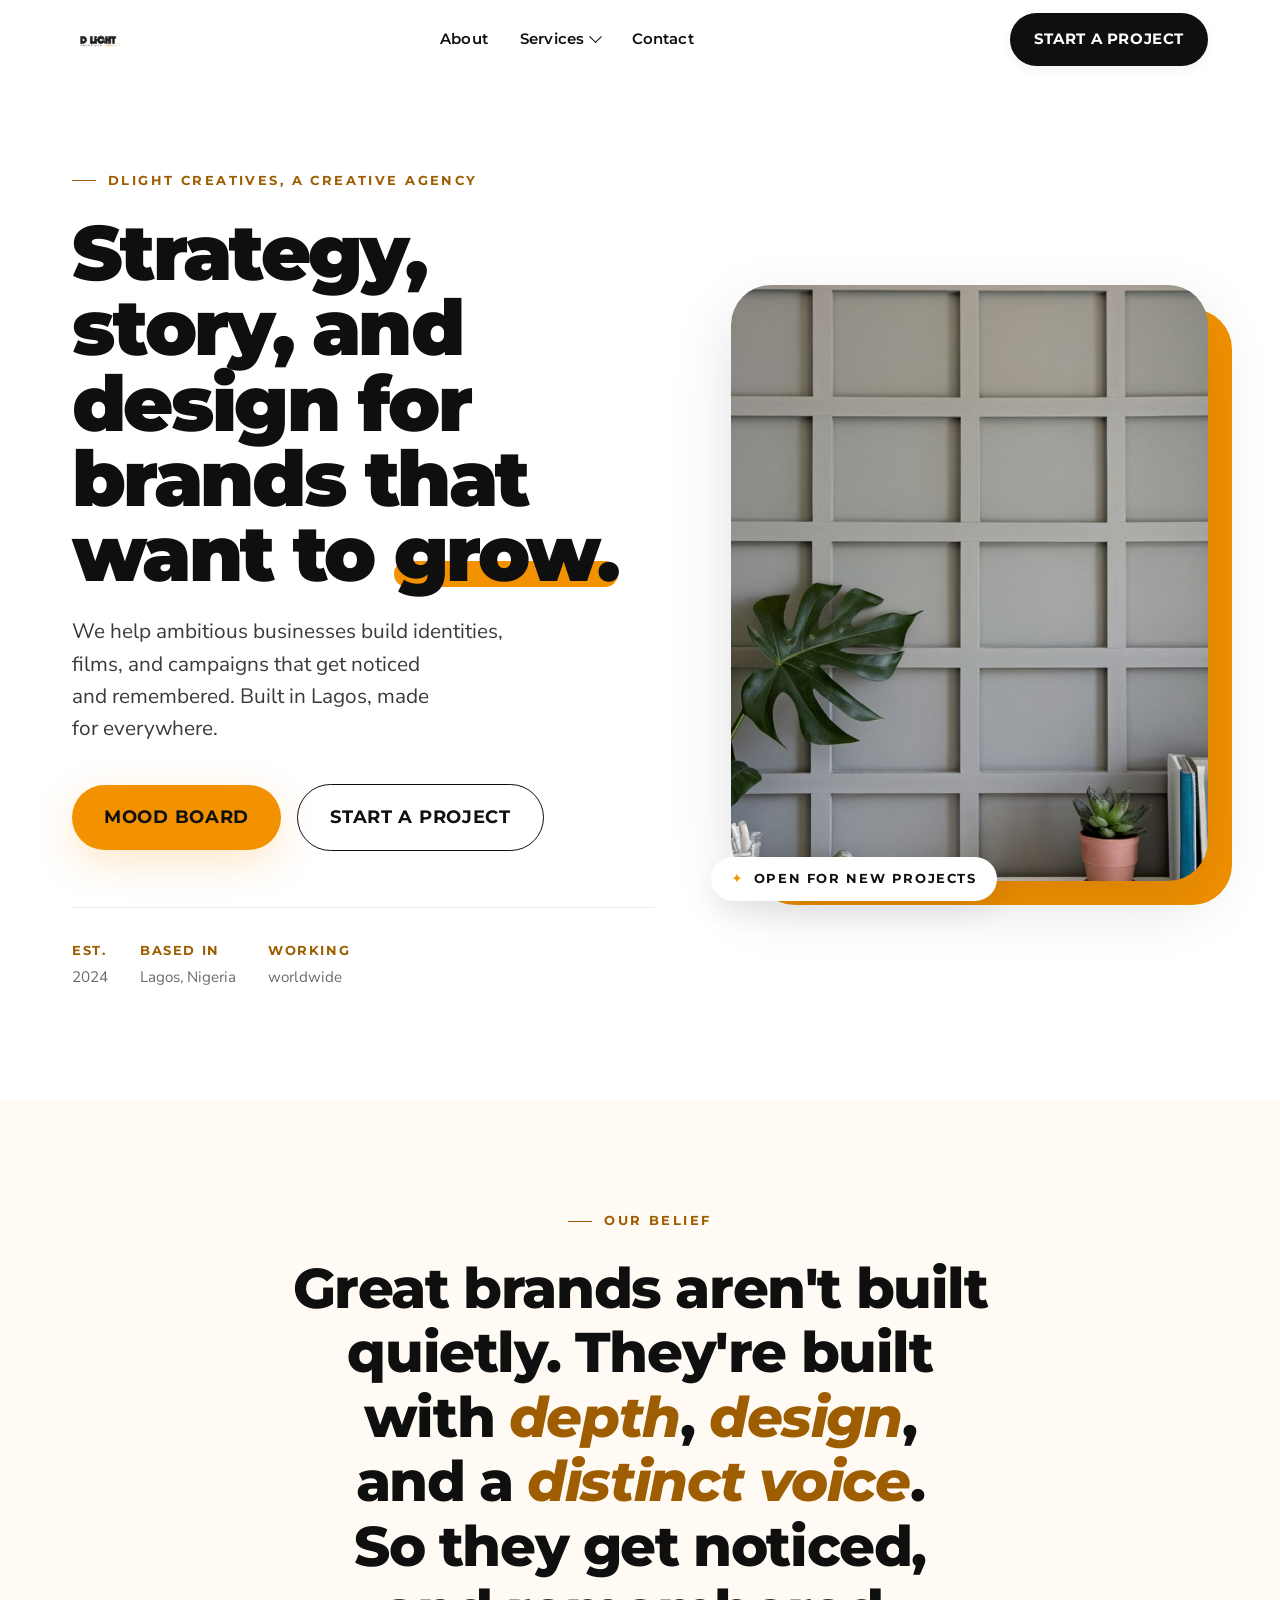
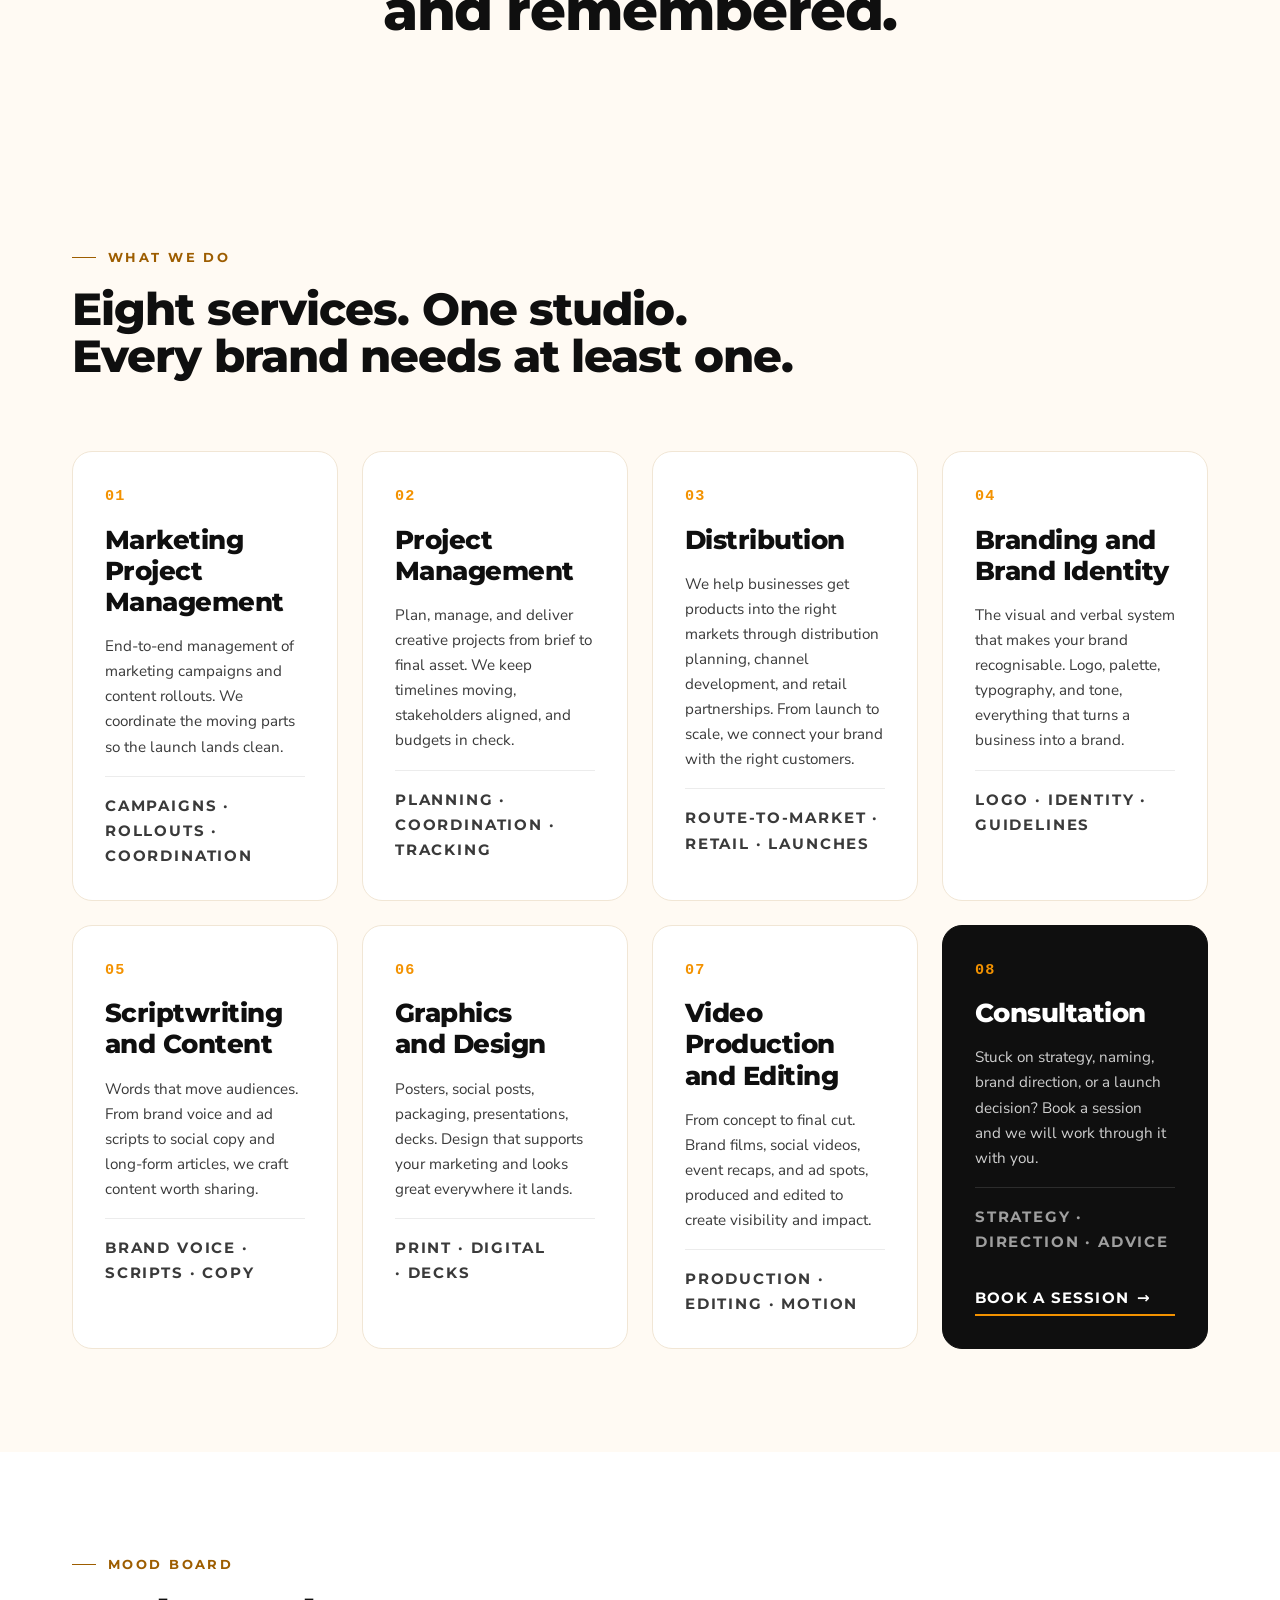
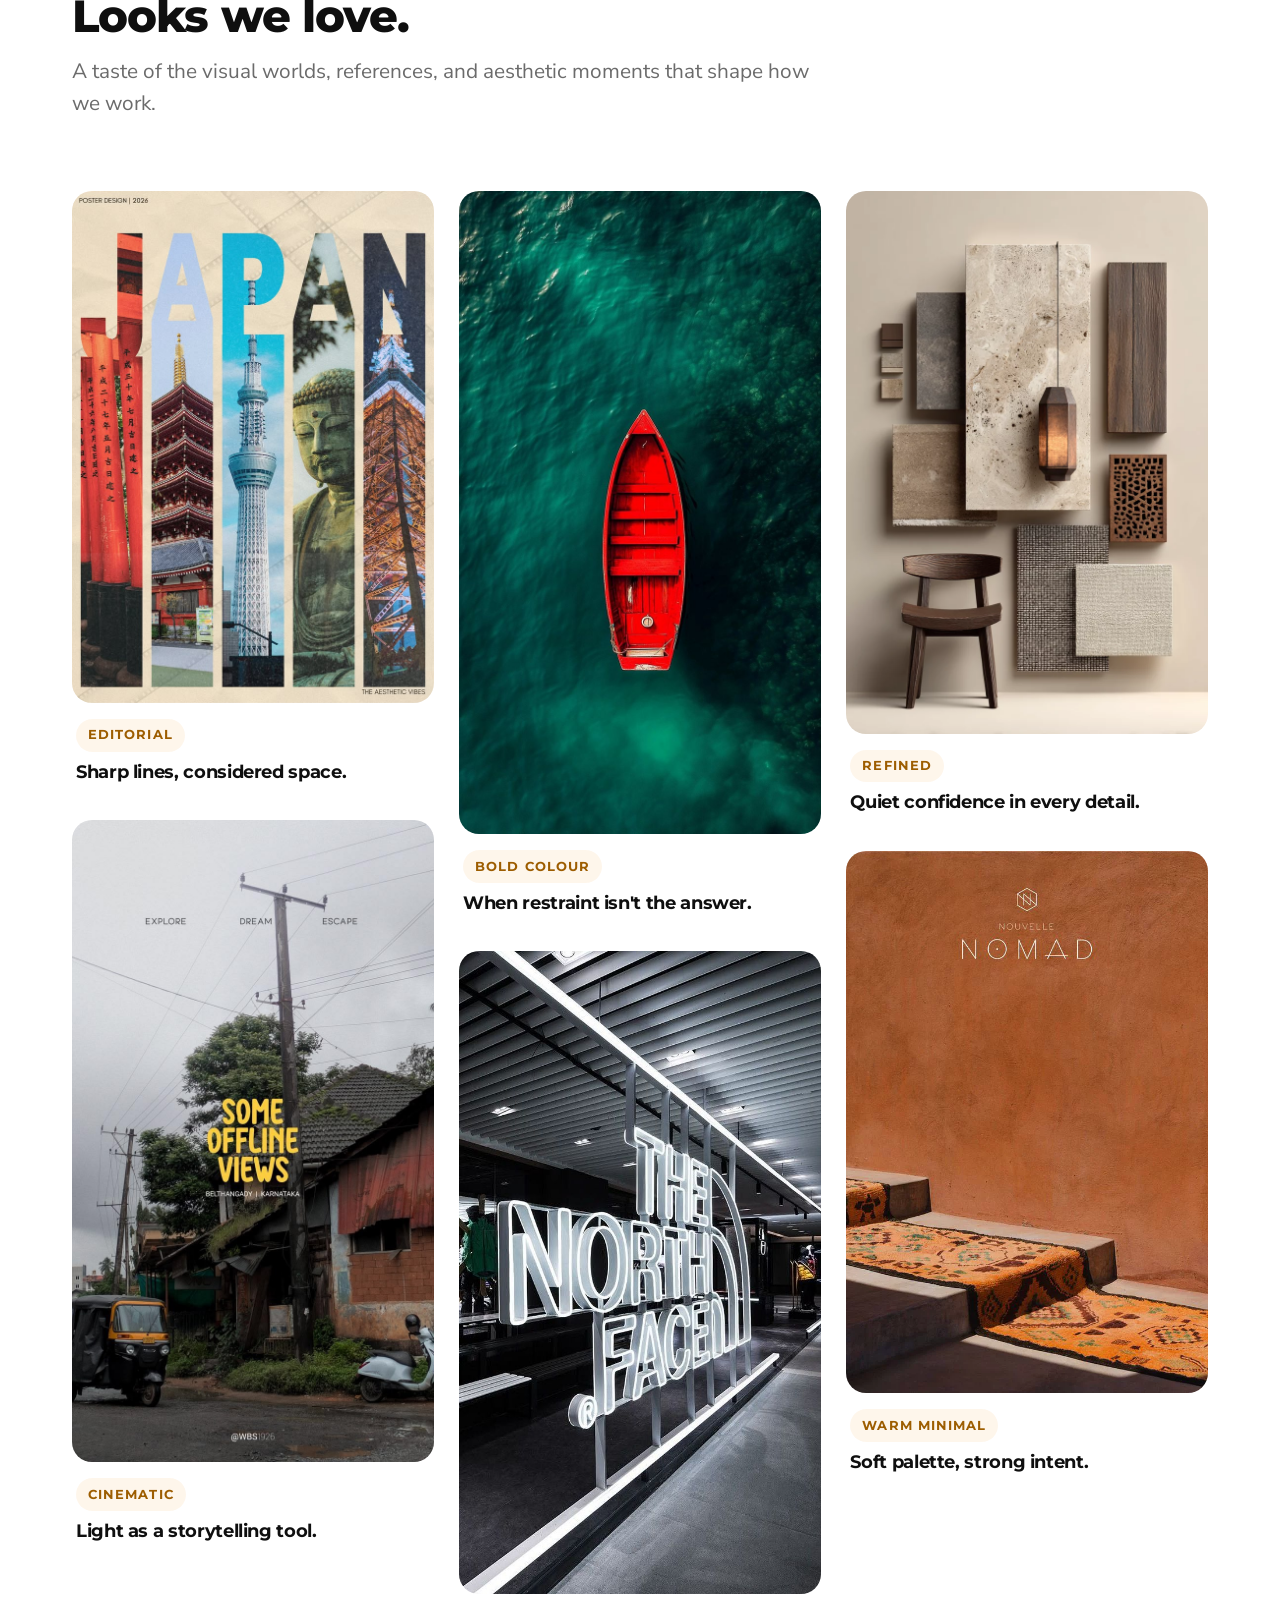
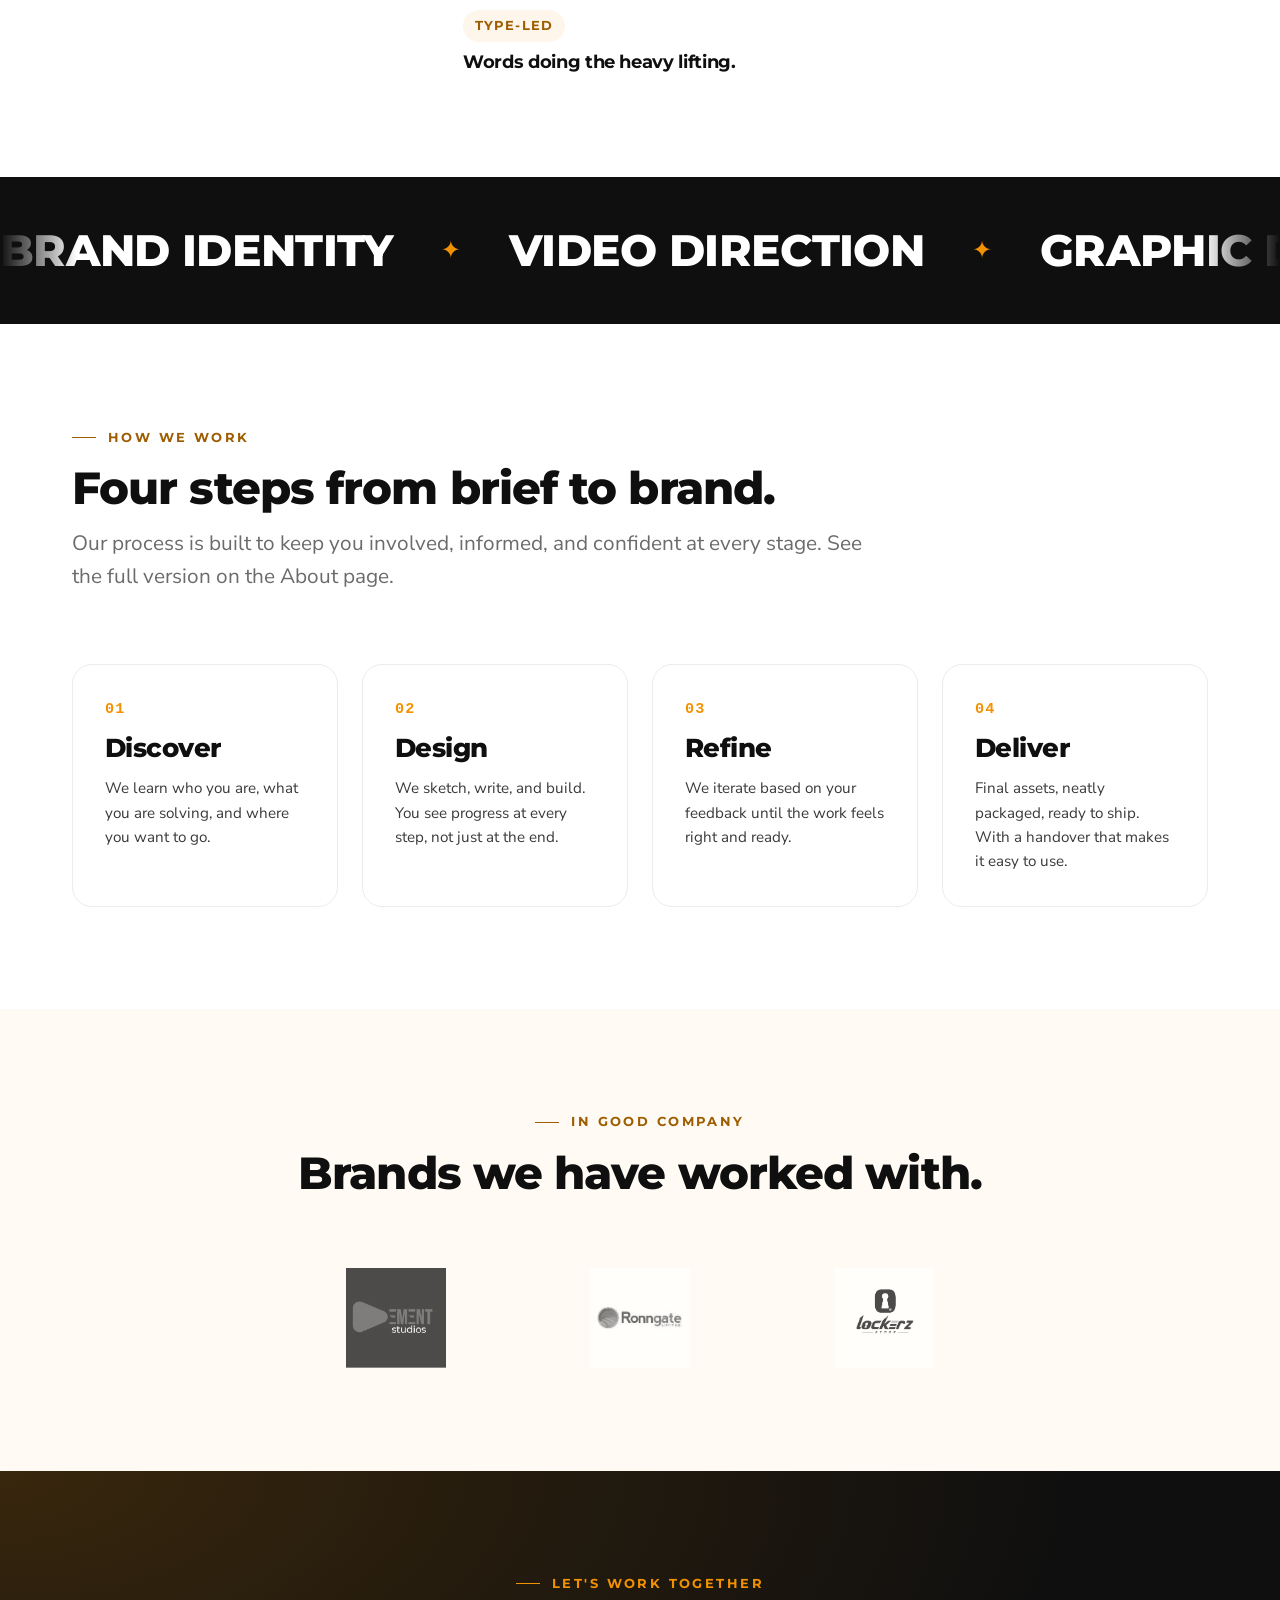
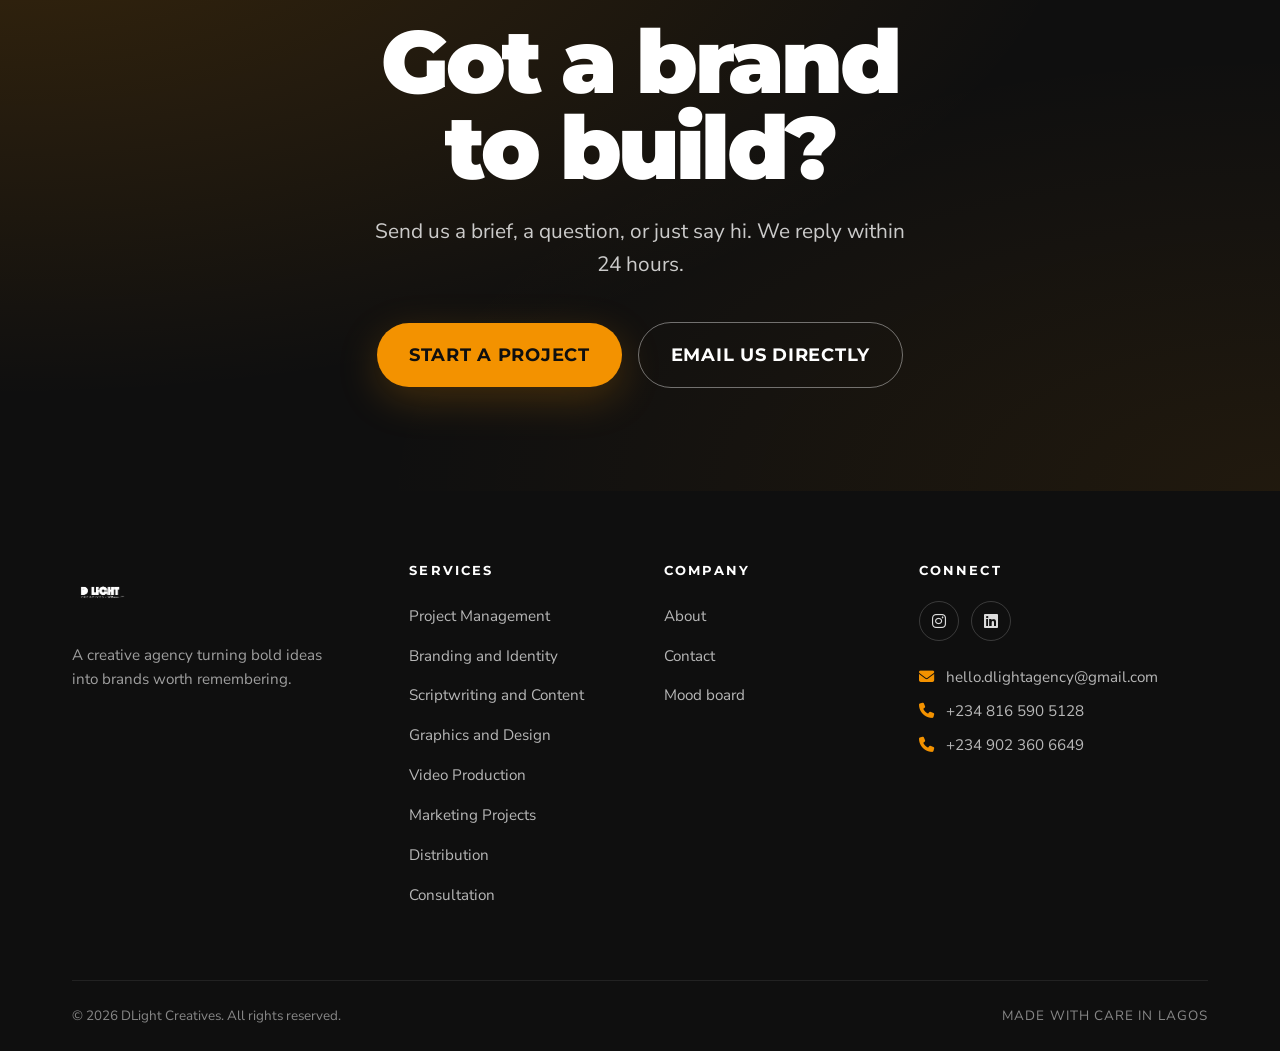
<file: index.html>
<!doctype html>
<html lang="en">
  <head>
    <meta charset="UTF-8" />
    <meta
      name="viewport"
      content="width=device-width, initial-scale=1, viewport-fit=cover"
    />
    <meta
      name="theme-color"
      content="#f39200"
      media="(prefers-color-scheme: light)"
    />
    <meta
      name="theme-color"
      content="#0f0f0f"
      media="(prefers-color-scheme: dark)"
    />

    <title>
      DLight Creatives :: Branding, Design, Video and Marketing Agency in Lagos
    </title>
    <meta
      name="description"
      content="DLight Creatives is a Lagos-based creative agency. Strategy, branding, design, video, and marketing for brands that want to stand out and grow."
    />
    <link rel="canonical" href="https://dlightagency.com/" />

    <!-- Open Graph -->
    <meta property="og:type" content="website" />
    <meta property="og:site_name" content="DLight Creatives" />
    <meta property="og:title" content="DLight Creatives, A Creative Agency" />
    <meta
      property="og:description"
      content="Strategy, branding, design, and video for brands that want to grow."
    />
    <meta property="og:url" content="https://dlightagency.com/" />
    <meta
      property="og:image"
      content="https://dlightagency.com/images/dlight_creatives_logo-removebg-preview.png"
    />
    <meta property="og:locale" content="en_NG" />

    <!-- Twitter -->
    <meta name="twitter:card" content="summary_large_image" />
    <meta name="twitter:title" content="DLight Creatives" />
    <meta
      name="twitter:description"
      content="Strategy, branding, design, and video for brands that want to grow."
    />
    <meta
      name="twitter:image"
      content="https://dlightagency.com/images/dlight_creatives_logo-removebg-preview.png"
    />

    <!-- Favicons -->
    <link
      rel="icon"
      type="image/png"
      href="images/dlight_creatives_logo-removebg-preview.png"
    />
    <link
      rel="apple-touch-icon"
      href="images/dlight_creatives_logo-removebg-preview.png"
    />

    <!-- Fonts: preconnect for performance -->
    <link rel="preconnect" href="https://fonts.googleapis.com" />
    <link rel="preconnect" href="https://fonts.gstatic.com" crossorigin />
    <link
      href="https://fonts.googleapis.com/css2?family=Montserrat:wght@600;700;800;900&family=Nunito+Sans:wght@400;600;700&display=swap"
      rel="stylesheet"
    />

    <!-- Icons -->
    <link
      rel="stylesheet"
      href="https://cdnjs.cloudflare.com/ajax/libs/font-awesome/6.5.0/css/all.min.css"
    />

    <!-- Styles -->
    <link rel="stylesheet" href="styles.css" />
    <link rel="stylesheet" href="home.css" />

    <!-- Structured data -->
    <script type="application/ld+json">
      {
        "@context": "https://schema.org",
        "@type": "ProfessionalService",
        "name": "DLight Creatives",
        "description": "Creative agency offering branding, scriptwriting, video production, graphic design, marketing, distribution, and consultation services.",
        "url": "https://dlightagency.com/",
        "telephone": ["+2348165905128", "+2349023606649"],
        "email": "hello.dlightagency@gmail.com",
        "logo": "https://dlightagency.com/images/dlight_creatives_logo-removebg-preview.png",
        "image": "https://dlightagency.com/images/dlight_creatives_logo-removebg-preview.png",
        "address": {
          "@type": "PostalAddress",
          "addressLocality": "Lagos",
          "addressCountry": "NG"
        },
        "founder": [
          { "@type": "Person", "name": "Chisom Mmika" },
          { "@type": "Person", "name": "Sithri Udeogaranya" }
        ],
        "foundingDate": "2024-09",
        "areaServed": "Worldwide",
        "sameAs": [
          "https://www.instagram.com/_dlightcreatives",
          "https://www.linkedin.com/in/dlight-creatives-65852138b"
        ],
        "serviceType": [
          "Project Management",
          "Branding and Brand Identity",
          "Scriptwriting and Content Creation",
          "Graphics and Design",
          "Video Production and Editing",
          "Marketing Project Management",
          "Product Distribution and Marketing",
          "Consultation Services"
        ]
      }
    </script>
  </head>

  <body>
    <a class="skip-link" href="#main">Skip to content</a>

    <!-- =====================================================================
       HEADER
       ===================================================================== -->
    <header class="site-header">
      <div class="container header-inner">
        <a href="index.html" class="logo" aria-label="DLight Creatives, home">
          <img
            src="images/dlight_creatives_logo-removebg-preview.png"
            alt="DLight Creatives"
            width="160"
            height="52"
          />
        </a>

        <nav class="main-nav" aria-label="Primary">
          <button
            class="nav-toggle"
            aria-expanded="false"
            aria-controls="primary-menu"
            aria-label="Open menu"
          >
            <span></span>
          </button>

          <ul id="primary-menu" class="nav-list">
            <li class="nav-item">
              <a href="about.html">About</a>
            </li>
            <li class="nav-item dropdown">
              <button
                class="drop-toggle"
                type="button"
                aria-expanded="false"
                aria-haspopup="true"
              >
                Services <span class="chev" aria-hidden="true"></span>
              </button>
              <div class="mega-menu" role="region" aria-label="Services menu">
                <div class="mega-grid">
                  <div class="mega-col">
                    <h4>Strategy and Story</h4>
                    <ul>
                      <li>
                        <a href="#project-management">Project Management</a>
                      </li>
                      <li>
                        <a href="#scriptwriting-content"
                          >Scriptwriting and Content</a
                        >
                      </li>
                      <li>
                        <a href="#branding-identity">Branding and Identity</a>
                      </li>
                      <li><a href="#consultation-services">Consultation</a></li>
                    </ul>
                  </div>
                  <div class="mega-col">
                    <h4>Production and Reach</h4>
                    <ul>
                      <li>
                        <a href="#graphics-design">Graphics and Design</a>
                      </li>
                      <li>
                        <a href="#video-editing"
                          >Video Production and Editing</a
                        >
                      </li>
                      <li>
                        <a href="#marketing-projects">Marketing Projects</a>
                      </li>
                      <li>
                        <a href="#distribution-services">Distribution</a>
                      </li>
                    </ul>
                  </div>
                </div>
              </div>
            </li>
            <li class="nav-item">
              <a href="contact.html">Contact</a>
            </li>
          </ul>
        </nav>

        <div class="header-cta">
          <a href="contact.html" class="btn btn--primary">Start a project</a>
        </div>
      </div>
    </header>

    <main id="main">
      <!-- =====================================================================
         HERO
         ===================================================================== -->
      <section class="hero" aria-labelledby="hero-heading">
        <div class="container hero-container">
          <div class="hero-content" data-reveal-stagger>
            <p class="eyebrow">DLight Creatives, a Creative Agency</p>
            <h1 id="hero-heading" class="hero-heading display">
              Strategy, story, and design for brands that want to
              <span class="hero-accent">grow.</span>
            </h1>
            <p class="hero-lead lead">
              We help ambitious businesses build identities, films, and
              campaigns that get noticed and remembered. Built in Lagos, made
              for everywhere.
            </p>
            <div class="hero-ctas cluster">
              <a href="#work" class="btn btn--accent btn--lg">Mood board</a>
              <a href="contact.html" class="btn btn--ghost btn--lg"
                >Start a project</a
              >
            </div>
            <ul class="hero-meta" aria-label="At a glance">
              <li><strong>Est.</strong> 2024</li>
              <li><strong>Based in</strong> Lagos, Nigeria</li>
              <li><strong>Working</strong> worldwide</li>
            </ul>
          </div>

          <div class="hero-visual" aria-hidden="true" data-reveal>
            <div class="hero-image-frame">
              <!-- Swap landingone.jpeg for the strongest brand-representative image you have -->
              <img
                src="images/landingone.jpeg"
                alt=""
                width="640"
                height="800"
              />
            </div>
            <div class="hero-image-accent"></div>
            <div class="hero-badge">
              <span class="hero-badge__star">✦</span>
              <span class="hero-badge__text">Open for new projects</span>
            </div>
          </div>
        </div>
      </section>

      <!-- =====================================================================
         MANIFESTO
         ===================================================================== -->
      <section
        class="manifesto section section--warm"
        aria-labelledby="manifesto-heading"
      >
        <div class="container container--text">
          <p class="eyebrow">Our belief</p>
          <p id="manifesto-heading" class="manifesto-statement" data-reveal>
            Great brands aren't built quietly. They're built with
            <em>depth</em>, <em>design</em>, and a <em>distinct voice</em>. So
            they get noticed, and remembered.
          </p>
        </div>
      </section>

      <!-- =====================================================================
         SERVICES
         ===================================================================== -->
      <section
        id="services"
        class="services section section--warm"
        aria-labelledby="services-heading"
      >
        <div class="container">
          <header class="section-head" data-reveal>
            <p class="eyebrow">What we do</p>
            <h2 id="services-heading">
              Eight services. One studio. Every brand needs at least one.
            </h2>
          </header>

          <ol class="services-grid" data-reveal-stagger>
            <li id="marketing-projects" class="service-card">
              <span class="service-card__number" aria-hidden="true">01</span>
              <h3>Marketing Project Management</h3>
              <p>
                End-to-end management of marketing campaigns and content
                rollouts. We coordinate the moving parts so the launch lands
                clean.
              </p>
              <p class="service-card__tags">
                Campaigns · Rollouts · Coordination
              </p>
            </li>
            <li id="project-management" class="service-card">
              <span class="service-card__number" aria-hidden="true">02</span>
              <h3>Project Management</h3>
              <p>
                Plan, manage, and deliver creative projects from brief to final
                asset. We keep timelines moving, stakeholders aligned, and
                budgets in check.
              </p>
              <p class="service-card__tags">
                Planning · Coordination · Tracking
              </p>
            </li>
            <li id="distribution-services" class="service-card">
              <span class="service-card__number" aria-hidden="true">03</span>
              <h3>Distribution</h3>
              <p>
                We help businesses get products into the right markets through
                distribution planning, channel development, and retail
                partnerships. From launch to scale, we connect your brand with
                the right customers.
              </p>
              <p class="service-card__tags">
                Route-to-market · Retail · Launches
              </p>
            </li>

            <li id="branding-identity" class="service-card">
              <span class="service-card__number" aria-hidden="true">04</span>
              <h3>Branding and Brand Identity</h3>
              <p>
                The visual and verbal system that makes your brand recognisable.
                Logo, palette, typography, and tone, everything that turns a
                business into a brand.
              </p>
              <p class="service-card__tags">Logo · Identity · Guidelines</p>
            </li>

            <li id="scriptwriting-content" class="service-card">
              <span class="service-card__number" aria-hidden="true">05</span>
              <h3>Scriptwriting and Content</h3>
              <p>
                Words that move audiences. From brand voice and ad scripts to
                social copy and long-form articles, we craft content worth
                sharing.
              </p>
              <p class="service-card__tags">Brand voice · Scripts · Copy</p>
            </li>

            <li id="graphics-design" class="service-card">
              <span class="service-card__number" aria-hidden="true">06</span>
              <h3>Graphics and Design</h3>
              <p>
                Posters, social posts, packaging, presentations, decks. Design
                that supports your marketing and looks great everywhere it
                lands.
              </p>
              <p class="service-card__tags">Print · Digital · Decks</p>
            </li>

            <li id="video-editing" class="service-card">
              <span class="service-card__number" aria-hidden="true">07</span>
              <h3>Video Production and Editing</h3>
              <p>
                From concept to final cut. Brand films, social videos, event
                recaps, and ad spots, produced and edited to create visibility
                and impact.
              </p>
              <p class="service-card__tags">Production · Editing · Motion</p>
            </li>

            <li
              id="consultation-services"
              class="service-card service-card--feature"
            >
              <span class="service-card__number" aria-hidden="true">08</span>
              <h3>Consultation</h3>
              <p>
                Stuck on strategy, naming, brand direction, or a launch
                decision? Book a session and we will work through it with you.
              </p>
              <p class="service-card__tags">Strategy · Direction · Advice</p>
              <a href="contact.html" class="btn-link">Book a session</a>
            </li>
          </ol>
        </div>
      </section>

      <!-- =====================================================================
         MOOD BOARD
         ---------------------------------------------------------------------
         A curated gallery of visual references that shape how we work.
         These are not client projects, they are inspirations and aesthetic
         touchstones. Use the masonry layout to let each image breathe at
         its natural aspect ratio.
         ===================================================================== -->
      <section id="work" class="work section" aria-labelledby="work-heading">
        <div class="container">
          <header class="section-head" data-reveal>
            <p class="eyebrow">Mood board</p>
            <h2 id="work-heading">Looks we love.</h2>
            <p class="lead muted">
              A taste of the visual worlds, references, and aesthetic moments
              that shape how we work.
            </p>
          </header>

          <ul class="work-grid" data-reveal-stagger>
            <li class="work-tile work-tile--tall">
              <a class="work-tile__link">
                <figure>
                  <div class="work-tile__media">
                    <img
                      src="images/editoriall.jpg"
                      alt=""
                      width="600"
                      height="800"
                      loading="lazy"
                      decoding="async"
                    />
                  </div>
                  <figcaption class="work-tile__caption">
                    <span class="tag">Editorial</span>
                    <h3>Sharp lines, considered space.</h3>
                  </figcaption>
                </figure>
              </a>
            </li>

            <li class="work-tile work-tile--wide">
              <a class="work-tile__link">
                <figure>
                  <div class="work-tile__media">
                    <img
                      src="images/cinematicmood.jpg"
                      alt=""
                      width="800"
                      height="600"
                      loading="lazy"
                      decoding="async"
                    />
                  </div>
                  <figcaption class="work-tile__caption">
                    <span class="tag">Cinematic</span>
                    <h3>Light as a storytelling tool.</h3>
                  </figcaption>
                </figure>
              </a>
            </li>

            <li class="work-tile">
              <a class="work-tile__link">
                <figure>
                  <div class="work-tile__media">
                    <img
                      src="images/boldd.jpg"
                      alt=""
                      width="600"
                      height="600"
                      loading="lazy"
                      decoding="async"
                    />
                  </div>
                  <figcaption class="work-tile__caption">
                    <span class="tag">Bold colour</span>
                    <h3>When restraint isn't the answer.</h3>
                  </figcaption>
                </figure>
              </a>
            </li>

            <li class="work-tile">
              <a class="work-tile__link">
                <figure>
                  <div class="work-tile__media">
                    <img
                      src="images/typeledmood.jpg"
                      alt=""
                      width="600"
                      height="600"
                      loading="lazy"
                      decoding="async"
                    />
                  </div>
                  <figcaption class="work-tile__caption">
                    <span class="tag">Type-led</span>
                    <h3>Words doing the heavy lifting.</h3>
                  </figcaption>
                </figure>
              </a>
            </li>

            <li class="work-tile work-tile--wide">
              <a class="work-tile__link">
                <figure>
                  <div class="work-tile__media">
                    <img
                      src="images/refinedmood.webp"
                      alt=""
                      width="800"
                      height="600"
                      loading="lazy"
                      decoding="async"
                    />
                  </div>
                  <figcaption class="work-tile__caption">
                    <span class="tag">Refined</span>
                    <h3>Quiet confidence in every detail.</h3>
                  </figcaption>
                </figure>
              </a>
            </li>

            <li class="work-tile">
              <a class="work-tile__link">
                <figure>
                  <div class="work-tile__media">
                    <img
                      src="images/warmminmood.webp"
                      alt=""
                      width="600"
                      height="600"
                      loading="lazy"
                      decoding="async"
                    />
                  </div>
                  <figcaption class="work-tile__caption">
                    <span class="tag">Warm minimal</span>
                    <h3>Soft palette, strong intent.</h3>
                  </figcaption>
                </figure>
              </a>
            </li>
          </ul>
        </div>
      </section>

      <!-- =====================================================================
         MARQUEE STRIP
         ===================================================================== -->
      <div class="marquee-strip" aria-hidden="true">
        <div class="marquee" style="--marquee-duration: 36s">
          <div class="marquee__track">
            <span class="marquee__item">Brand Identity</span>
            <span class="marquee__star">✦</span>
            <span class="marquee__item">Video Direction</span>
            <span class="marquee__star">✦</span>
            <span class="marquee__item">Graphic Design</span>
            <span class="marquee__star">✦</span>
            <span class="marquee__item">Scriptwriting</span>
            <span class="marquee__star">✦</span>
            <span class="marquee__item">Marketing</span>
            <span class="marquee__star">✦</span>
            <span class="marquee__item">Distribution</span>
            <span class="marquee__star">✦</span>
            <span class="marquee__item">Consultation</span>
            <span class="marquee__star">✦</span>
          </div>
        </div>
      </div>

      <!-- =====================================================================
         HOW WE WORK (mini)
         ===================================================================== -->
      <section class="process-mini section" aria-labelledby="process-heading">
        <div class="container">
          <header class="section-head" data-reveal>
            <p class="eyebrow">How we work</p>
            <h2 id="process-heading">Four steps from brief to brand.</h2>
            <p class="lead muted">
              Our process is built to keep you involved, informed, and confident
              at every stage. See the full version on the
              <a href="about.html#process">About page</a>.
            </p>
          </header>

          <ol class="process-list" data-reveal-stagger>
            <li class="process-step">
              <span class="process-step__number">01</span>
              <h3>Discover</h3>
              <p>
                We learn who you are, what you are solving, and where you want
                to go.
              </p>
            </li>
            <li class="process-step">
              <span class="process-step__number">02</span>
              <h3>Design</h3>
              <p>
                We sketch, write, and build. You see progress at every step, not
                just at the end.
              </p>
            </li>
            <li class="process-step">
              <span class="process-step__number">03</span>
              <h3>Refine</h3>
              <p>
                We iterate based on your feedback until the work feels right and
                ready.
              </p>
            </li>
            <li class="process-step">
              <span class="process-step__number">04</span>
              <h3>Deliver</h3>
              <p>
                Final assets, neatly packaged, ready to ship. With a handover
                that makes it easy to use.
              </p>
            </li>
          </ol>
        </div>
      </section>

      <!-- =====================================================================
         CLIENTS
         ===================================================================== -->
      <section
        class="clients section section--warm"
        aria-labelledby="clients-heading"
      >
        <div class="container">
          <header class="section-head section-head--center" data-reveal>
            <p class="eyebrow">In good company</p>
            <h2 id="clients-heading">Brands we have worked with.</h2>
          </header>

          <ul class="clients-grid" data-reveal-stagger>
            <li class="client-logo">
              <img
                src="images/dement.jpg"
                alt="Dement TV"
                width="200"
                height="120"
                loading="lazy"
              />
            </li>
            <li class="client-logo">
              <img
                src="images/ronngate.jpeg"
                alt="Ronngate"
                width="200"
                height="120"
                loading="lazy"
              />
            </li>
            <li class="client-logo">
              <img
                src="images/Lockerz_Logo_White_Background.png"
                alt="Lockerz"
                width="200"
                height="120"
                loading="lazy"
              />
            </li>
          </ul>
        </div>
      </section>

      <!-- =====================================================================
         TOOLKIT
         ===================================================================== -->
      <!-- <section class="toolkit section" aria-labelledby="toolkit-heading">
        <div class="container">
          <header class="section-head section-head--center" data-reveal>
            <p class="eyebrow">Our toolkit</p>
            <h2 id="toolkit-heading">
              We work with the tools you already trust.
            </h2>
          </header>

          <ul class="toolkit-grid" data-reveal-stagger>
            <li>
              <img
                src="images/adobe.svg"
                alt="Adobe"
                width="80"
                height="80"
                loading="lazy"
              />
            </li>
            <li>
              <img
                src="images/adobe-premiere-pro.svg"
                alt="Adobe Premiere Pro"
                width="80"
                height="80"
                loading="lazy"
              />
            </li>
            <li>
              <img
                src="images/canva.svg"
                alt="Canva"
                width="80"
                height="80"
                loading="lazy"
              />
            </li>
            <li>
              <img
                src="images/capcut.png"
                alt="CapCut"
                width="80"
                height="80"
                loading="lazy"
              />
            </li>
            <li>
              <img
                src="images/notion.png"
                alt="Notion"
                width="80"
                height="80"
                loading="lazy"
              />
            </li>
            <li>
              <img
                src="images/trello.svg"
                alt="Trello"
                width="80"
                height="80"
                loading="lazy"
              />
            </li>
            <li>
              <img
                src="images/google-docs.svg"
                alt="Google Docs"
                width="80"
                height="80"
                loading="lazy"
              />
            </li>
            <li>
              <img
                src="images/google-drive.svg"
                alt="Google Drive"
                width="80"
                height="80"
                loading="lazy"
              />
            </li>
          </ul>
        </div>
      </section> -->

      <!-- =====================================================================
         TESTIMONIALS (hidden until real quotes arrive)
         ---------------------------------------------------------------------
         When you have real testimonials from clients, uncomment this block
         and replace the QUOTE / AUTHOR / ROLE / COMPANY placeholders.
         Do NOT publish this section with invented quotes.
         =====================================================================
    <section class="testimonials section section--warm" aria-labelledby="testimonials-heading">
      <div class="container">
        <header class="section-head section-head--center" data-reveal>
          <p class="eyebrow">Kind words</p>
          <h2 id="testimonials-heading">What clients say.</h2>
        </header>
        <ul class="testimonials-grid" data-reveal-stagger>
          <li class="testimonial">
            <blockquote>
              <p>QUOTE GOES HERE.</p>
              <cite>
                <strong>AUTHOR NAME</strong>
                <span>ROLE, COMPANY</span>
              </cite>
            </blockquote>
          </li>
          <li class="testimonial">
            <blockquote>
              <p>QUOTE GOES HERE.</p>
              <cite>
                <strong>AUTHOR NAME</strong>
                <span>ROLE, COMPANY</span>
              </cite>
            </blockquote>
          </li>
        </ul>
      </div>
    </section>
    -->

      <!-- =====================================================================
         CTA BANNER
         ===================================================================== -->
      <section
        class="cta-banner section section--deep"
        aria-labelledby="cta-heading"
      >
        <div class="container cta-content" data-reveal>
          <p class="eyebrow eyebrow--light">Let's work together</p>
          <h2 id="cta-heading" class="cta-heading display">
            Got a brand to build?
          </h2>
          <p class="cta-lead">
            Send us a brief, a question, or just say hi. We reply within 24
            hours.
          </p>
          <div class="cluster">
            <a href="contact.html" class="btn btn--accent btn--lg"
              >Start a project</a
            >
            <a
              href="mailto:hello.dlightagency@gmail.com"
              class="btn btn--ghost btn--lg"
              >Email us directly</a
            >
          </div>
        </div>
      </section>
    </main>

    <!-- =====================================================================
       FOOTER
       ===================================================================== -->
    <footer class="site-footer">
      <div class="container">
        <div class="footer-grid">
          <div class="footer-col footer-brand">
            <img
              src="images/dlight_creatives_logo-removebg-preview.png"
              alt="DLight Creatives"
              class="footer-logo"
              width="120"
              height="56"
            />
            <p>
              A creative agency turning bold ideas into brands worth
              remembering.
            </p>
          </div>

          <div class="footer-col">
            <h4>Services</h4>
            <ul>
              <li>
                <a href="index.html#project-management">Project Management</a>
              </li>
              <li>
                <a href="index.html#branding-identity">Branding and Identity</a>
              </li>
              <li>
                <a href="index.html#scriptwriting-content"
                  >Scriptwriting and Content</a
                >
              </li>
              <li>
                <a href="index.html#graphics-design">Graphics and Design</a>
              </li>
              <li><a href="index.html#video-editing">Video Production</a></li>
              <li>
                <a href="index.html#marketing-projects">Marketing Projects</a>
              </li>
              <li>
                <a href="index.html#distribution-services">Distribution</a>
              </li>
              <li>
                <a href="index.html#consultation-services">Consultation</a>
              </li>
            </ul>
          </div>

          <div class="footer-col">
            <h4>Company</h4>
            <ul>
              <li><a href="about.html">About</a></li>
              <li><a href="contact.html">Contact</a></li>
              <li><a href="index.html#work">Mood board</a></li>
            </ul>
          </div>

          <div class="footer-col footer-connect">
            <h4>Connect</h4>
            <ul class="social-list">
              <li>
                <a
                  href="https://www.instagram.com/_dlightcreatives"
                  target="_blank"
                  rel="noopener"
                  aria-label="DLight on Instagram"
                >
                  <i class="fab fa-instagram" aria-hidden="true"></i>
                </a>
              </li>
              <li>
                <a
                  href="https://www.linkedin.com/in/dlight-creatives-65852138b"
                  target="_blank"
                  rel="noopener"
                  aria-label="DLight on LinkedIn"
                >
                  <i class="fab fa-linkedin" aria-hidden="true"></i>
                </a>
              </li>
            </ul>
            <div class="footer-contact">
              <p>
                <i class="fas fa-envelope" aria-hidden="true"></i>
                <a href="mailto:hello.dlightagency@gmail.com"
                  >hello.dlightagency@gmail.com</a
                >
              </p>
              <p>
                <i class="fas fa-phone" aria-hidden="true"></i>
                <a href="tel:+2348165905128">+234 816 590 5128</a>
              </p>
              <p>
                <i class="fas fa-phone" aria-hidden="true"></i>
                <a href="tel:+2349023606649">+234 902 360 6649</a>
              </p>
            </div>
          </div>
        </div>

        <div class="footer-bottom">
          <p>
            &copy; <span id="year"></span> DLight Creatives. All rights
            reserved.
          </p>
          <p class="made">Made with care in Lagos</p>
        </div>
      </div>
    </footer>

    <script src="scripts.js"></script>
  </body>
</html>
</file>
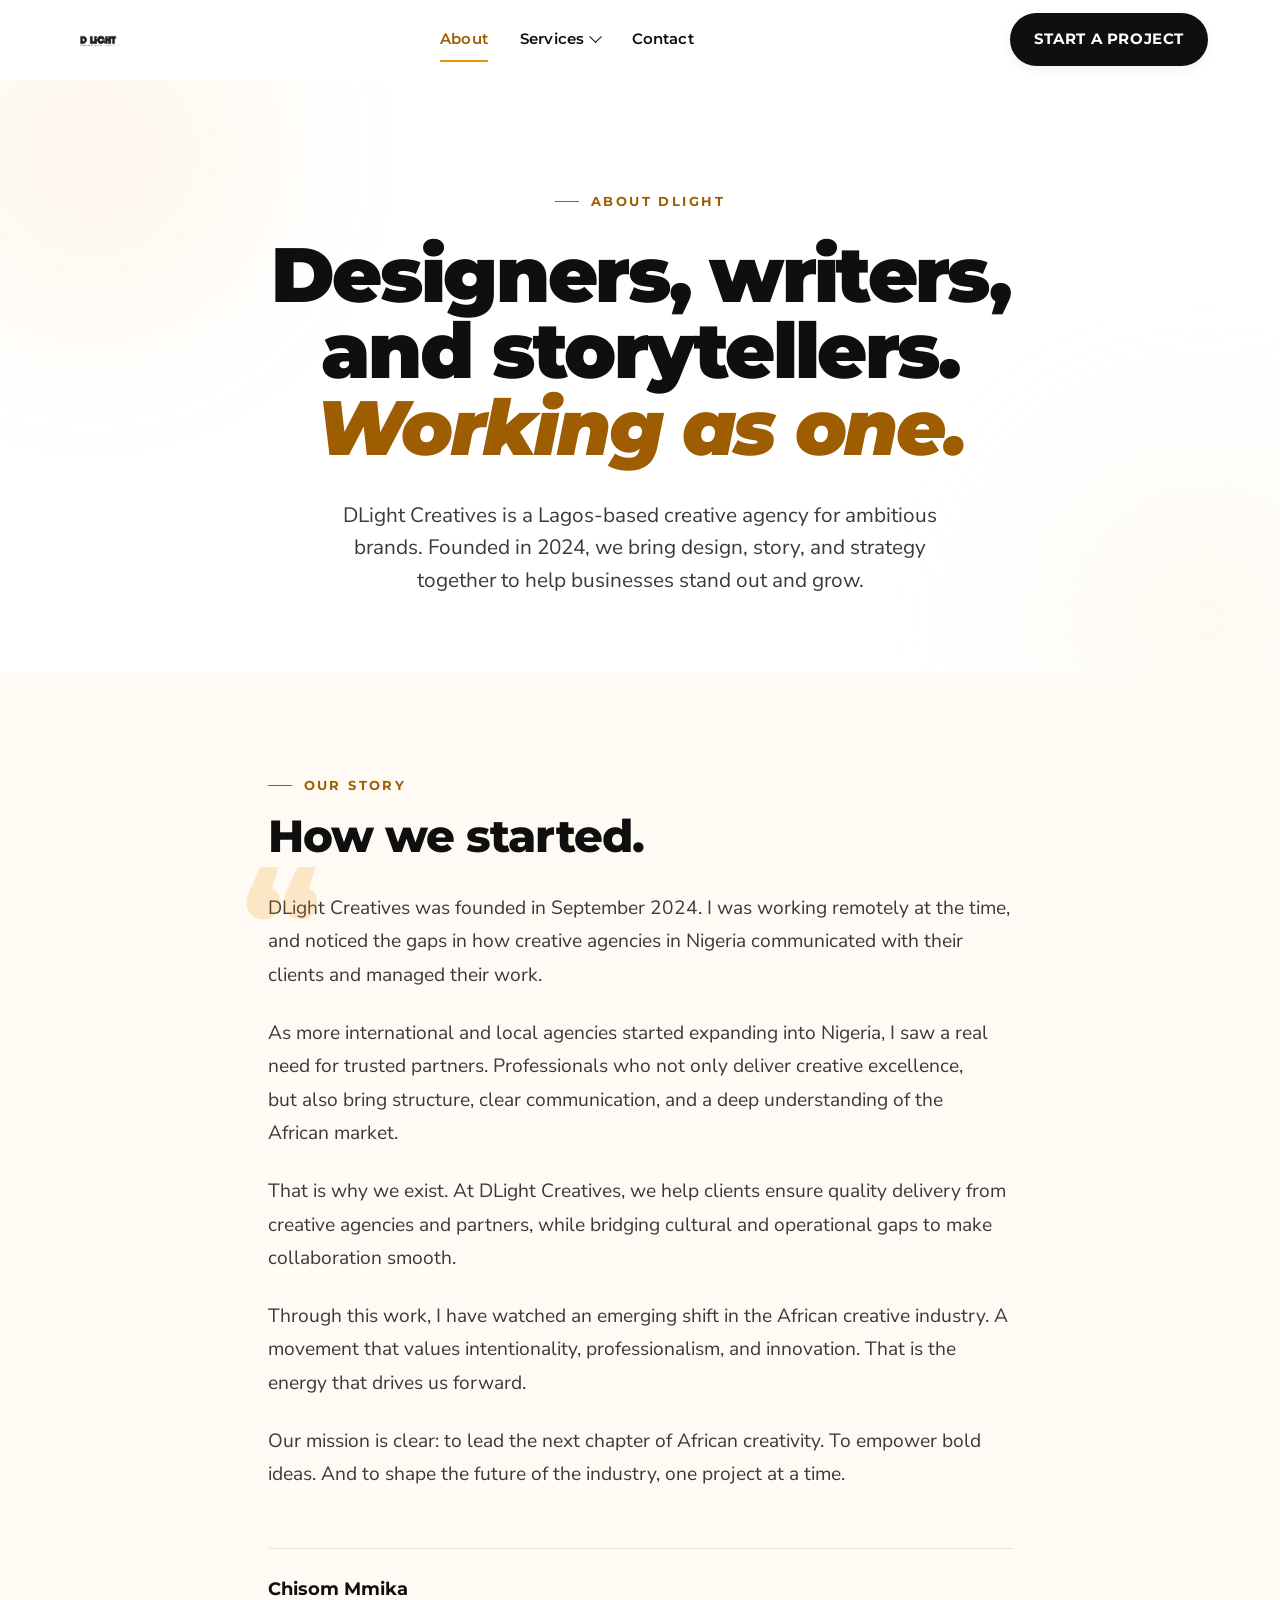
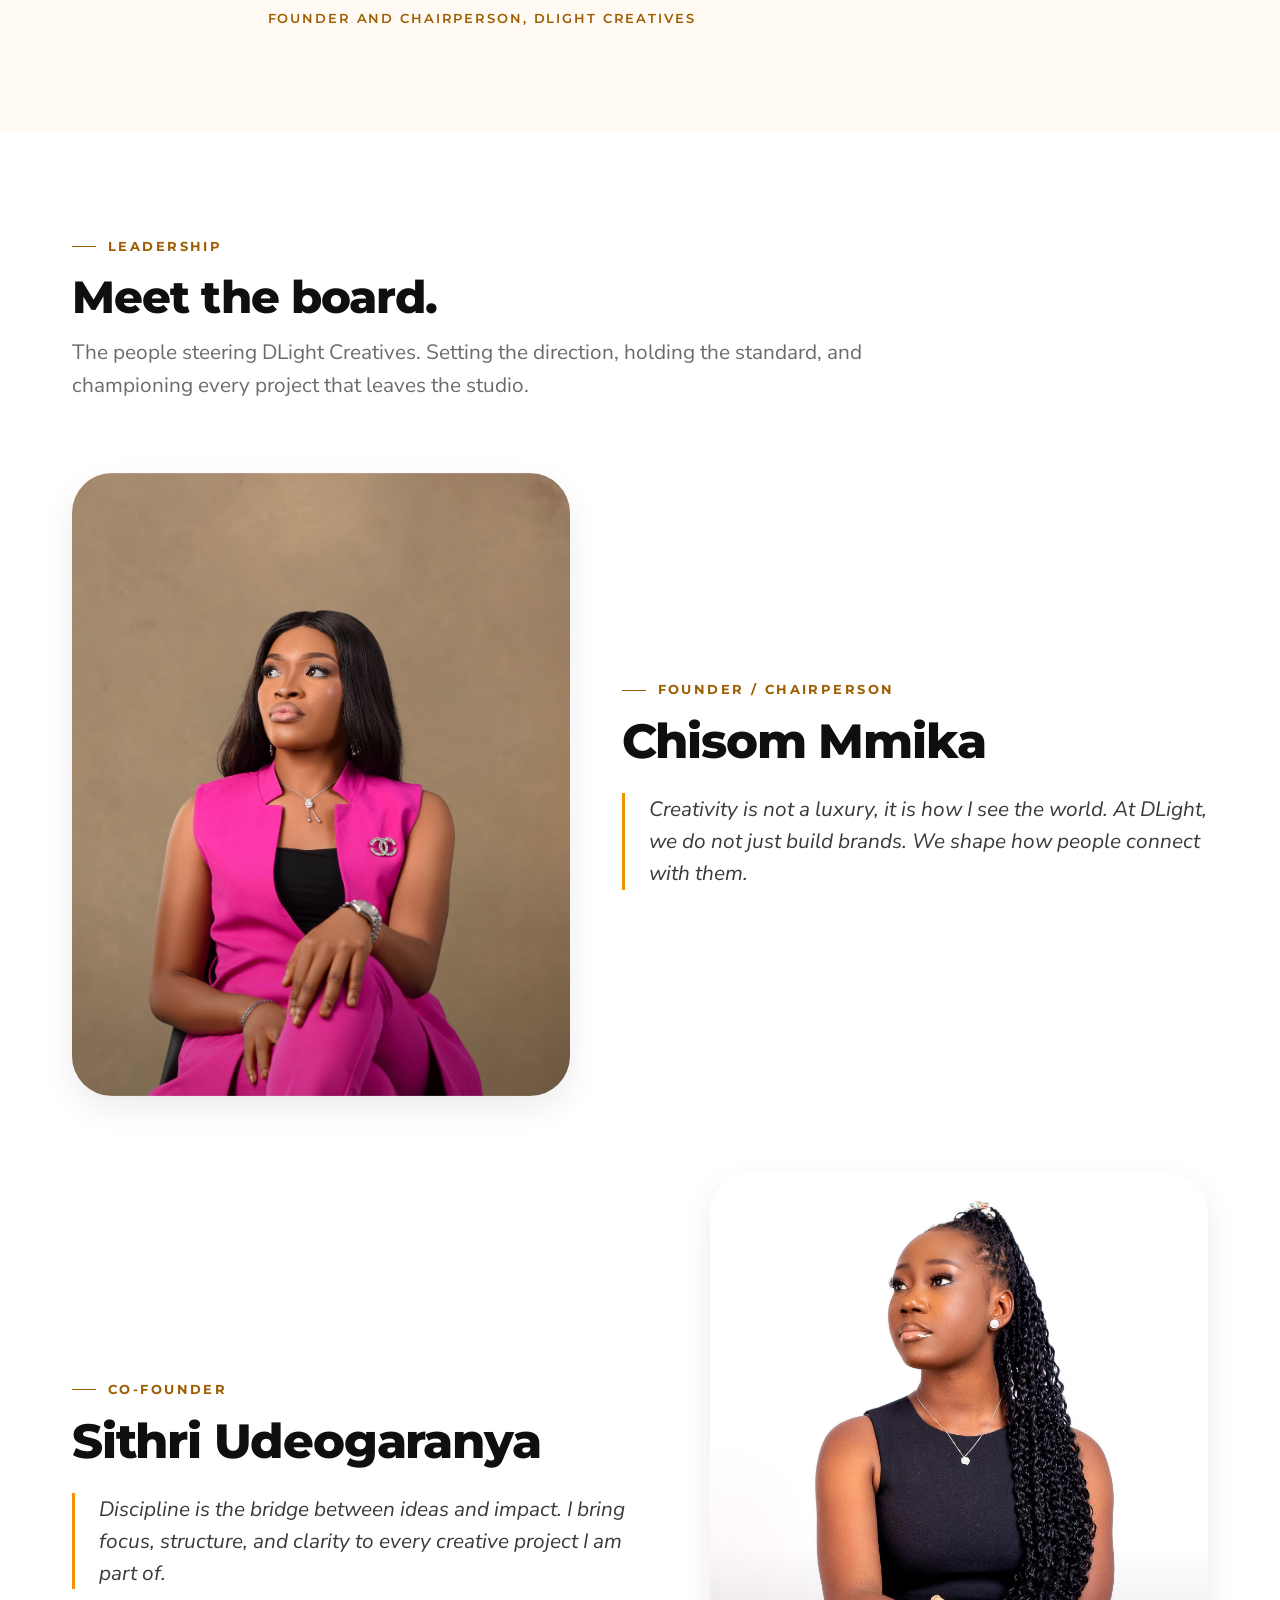
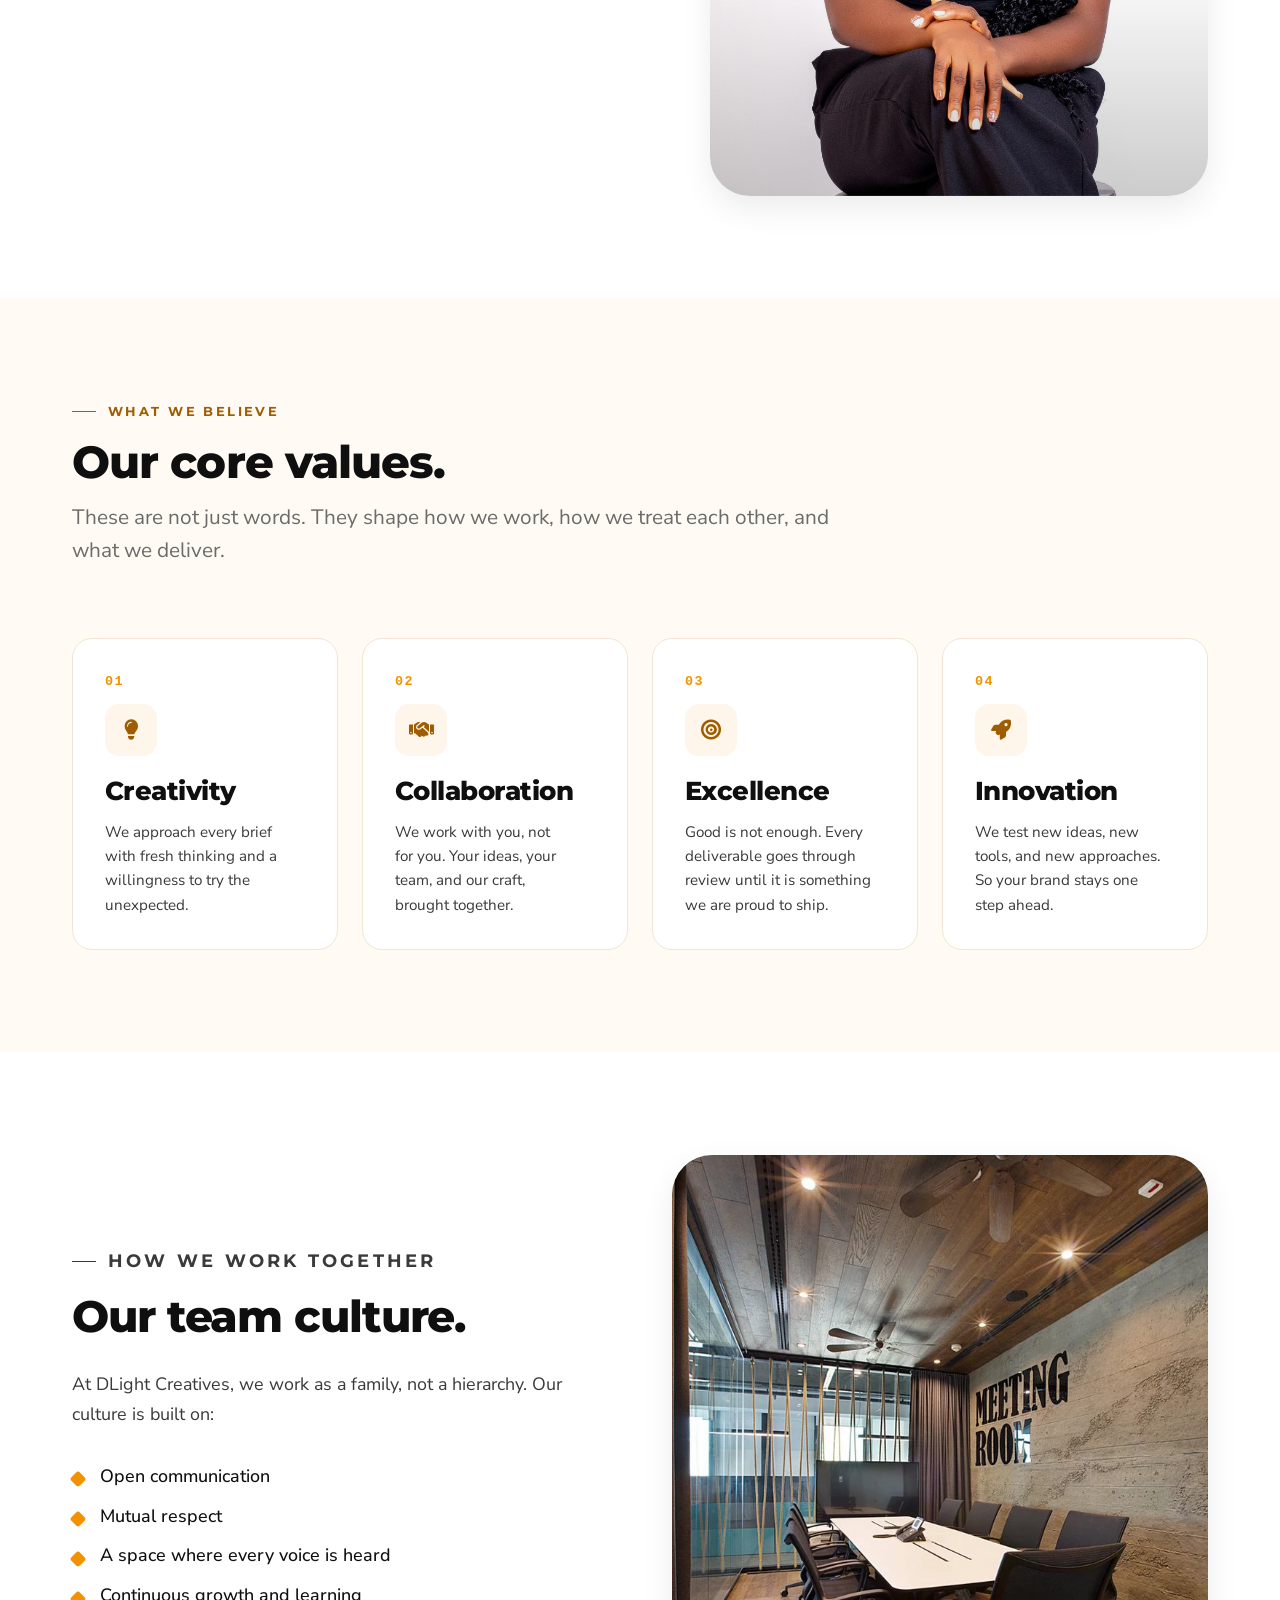
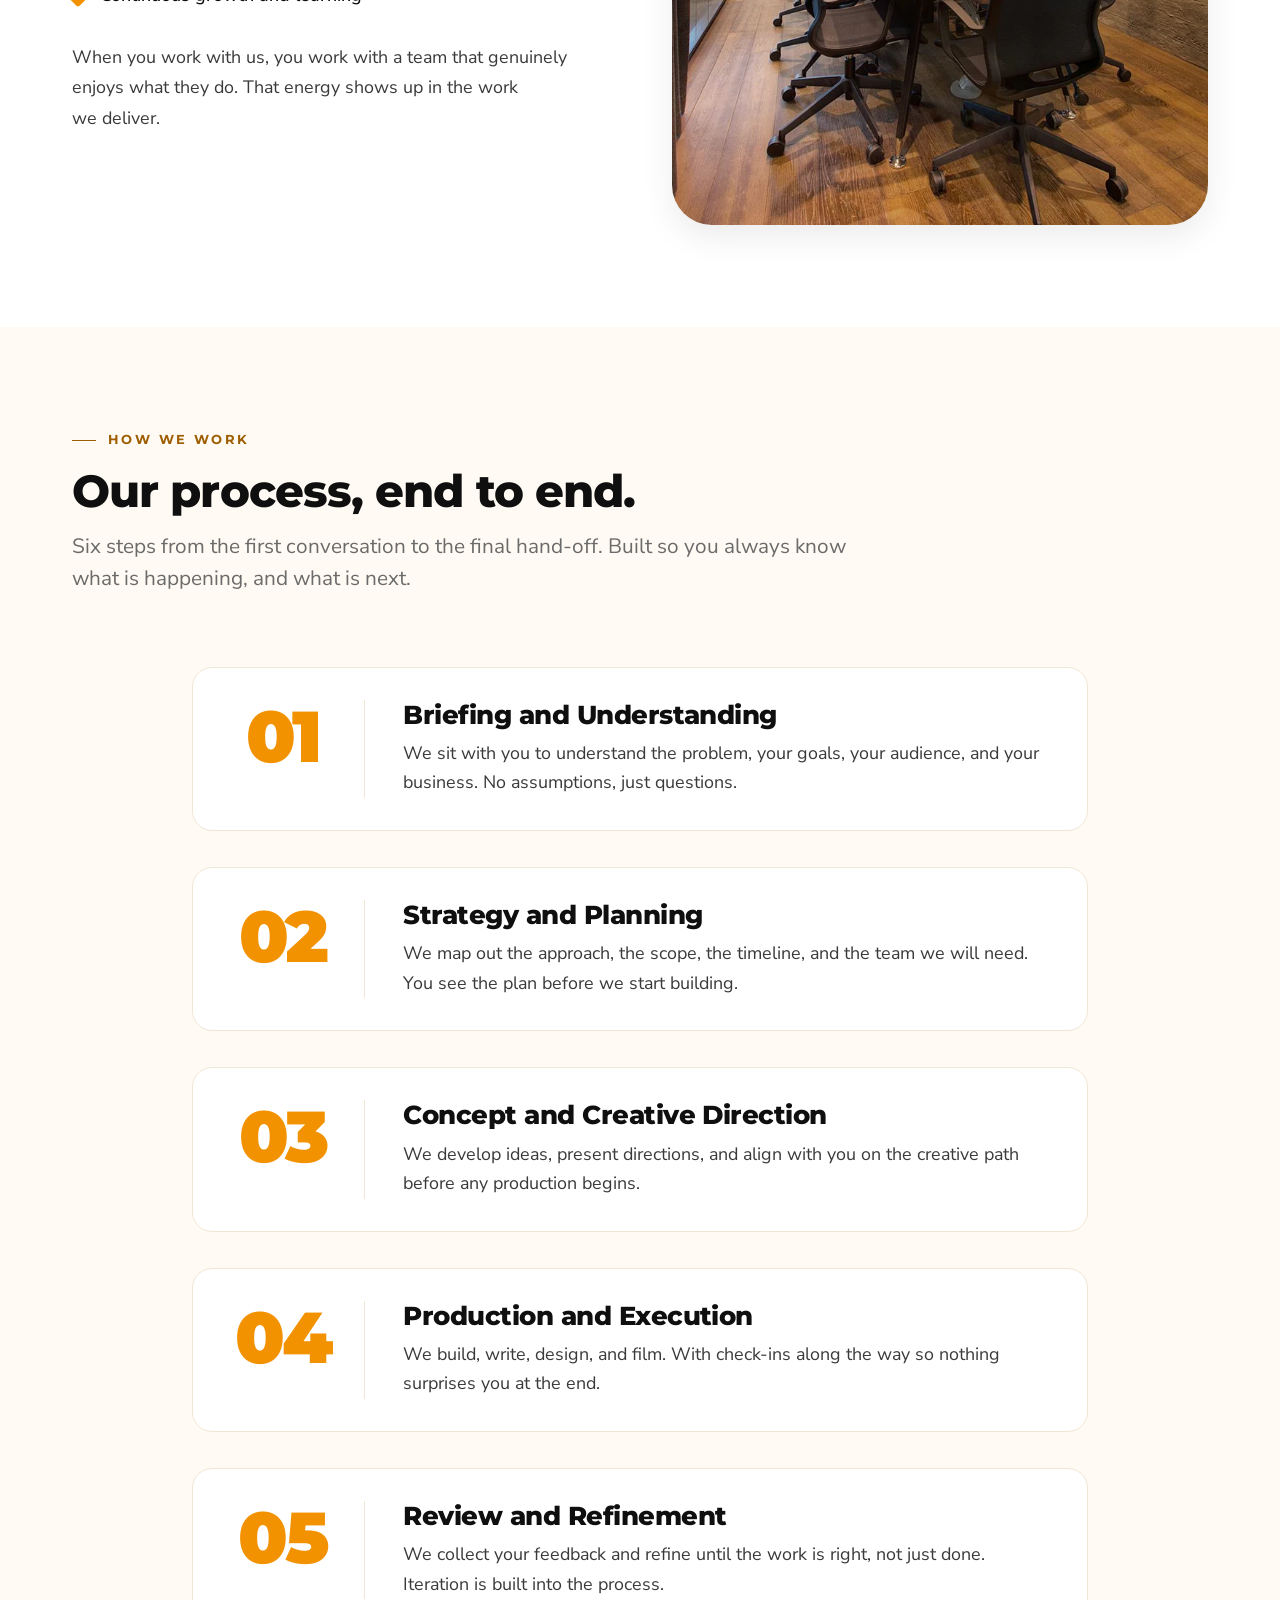
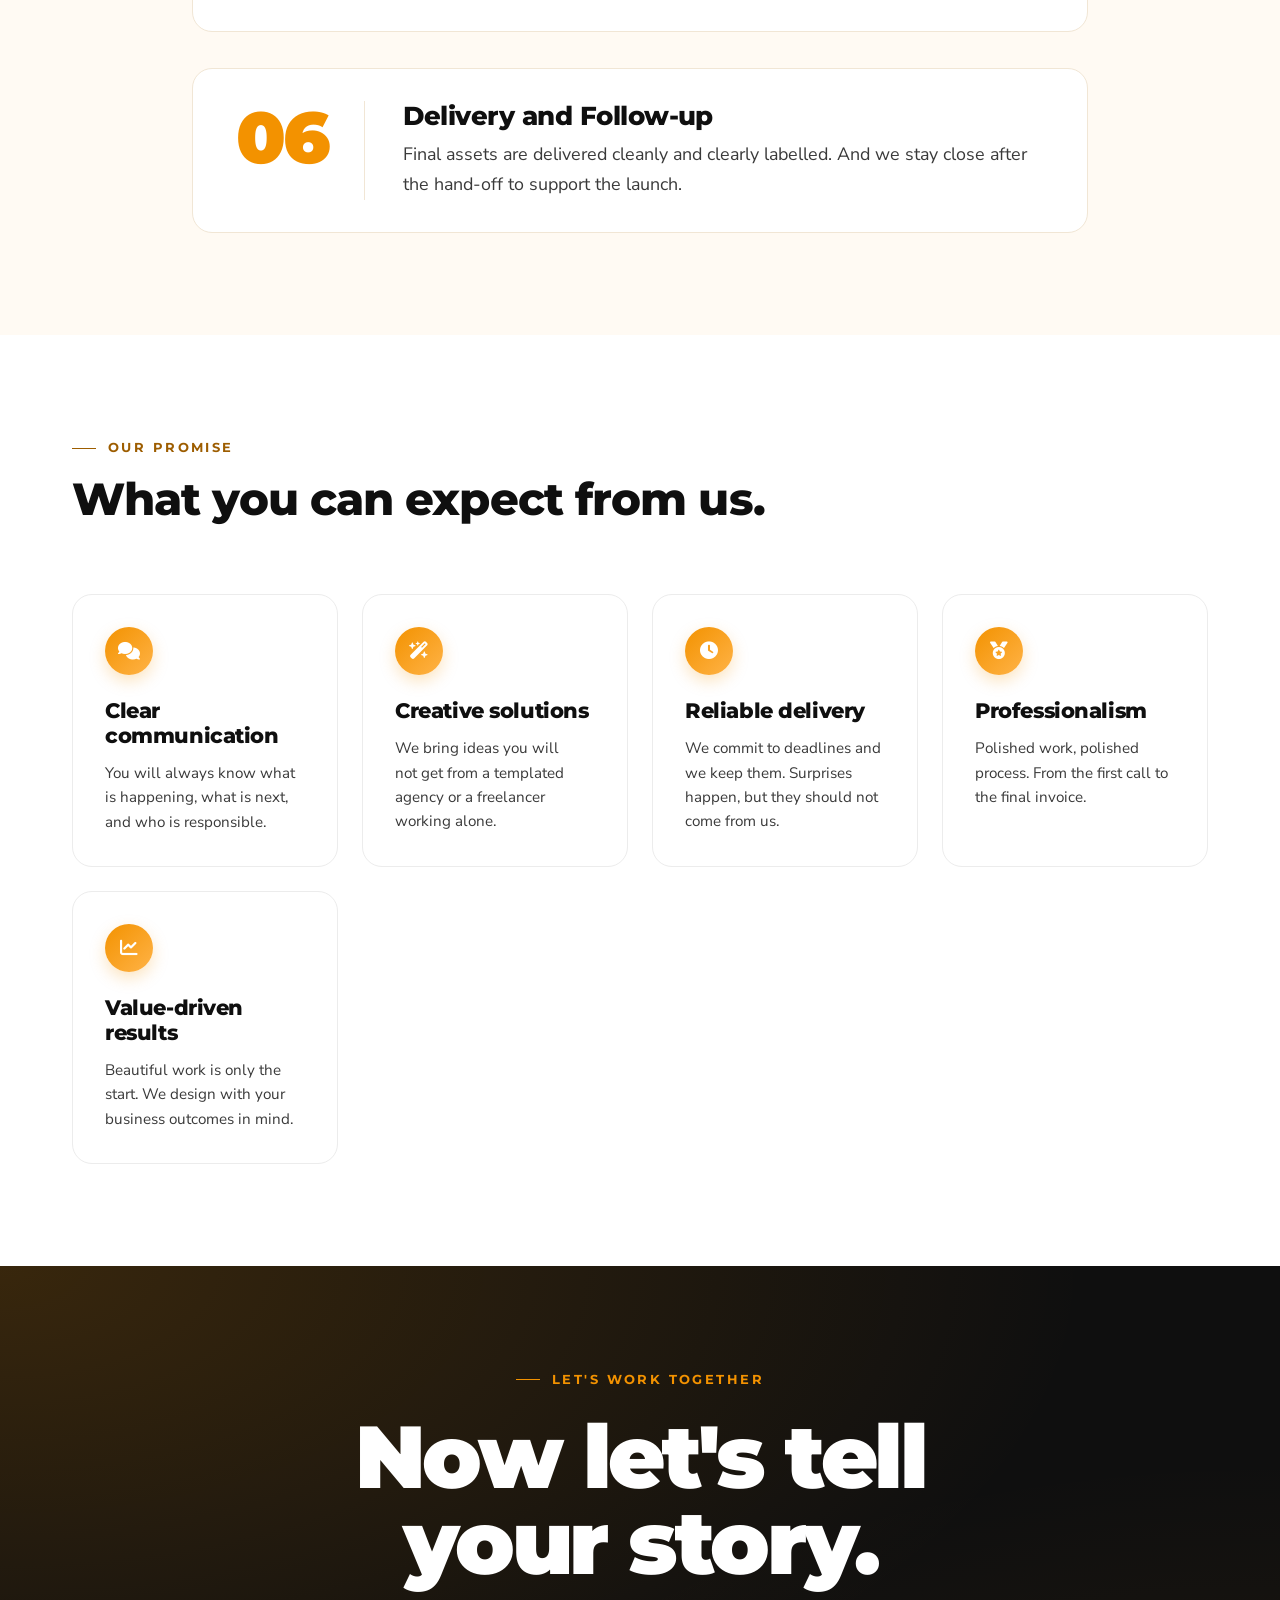
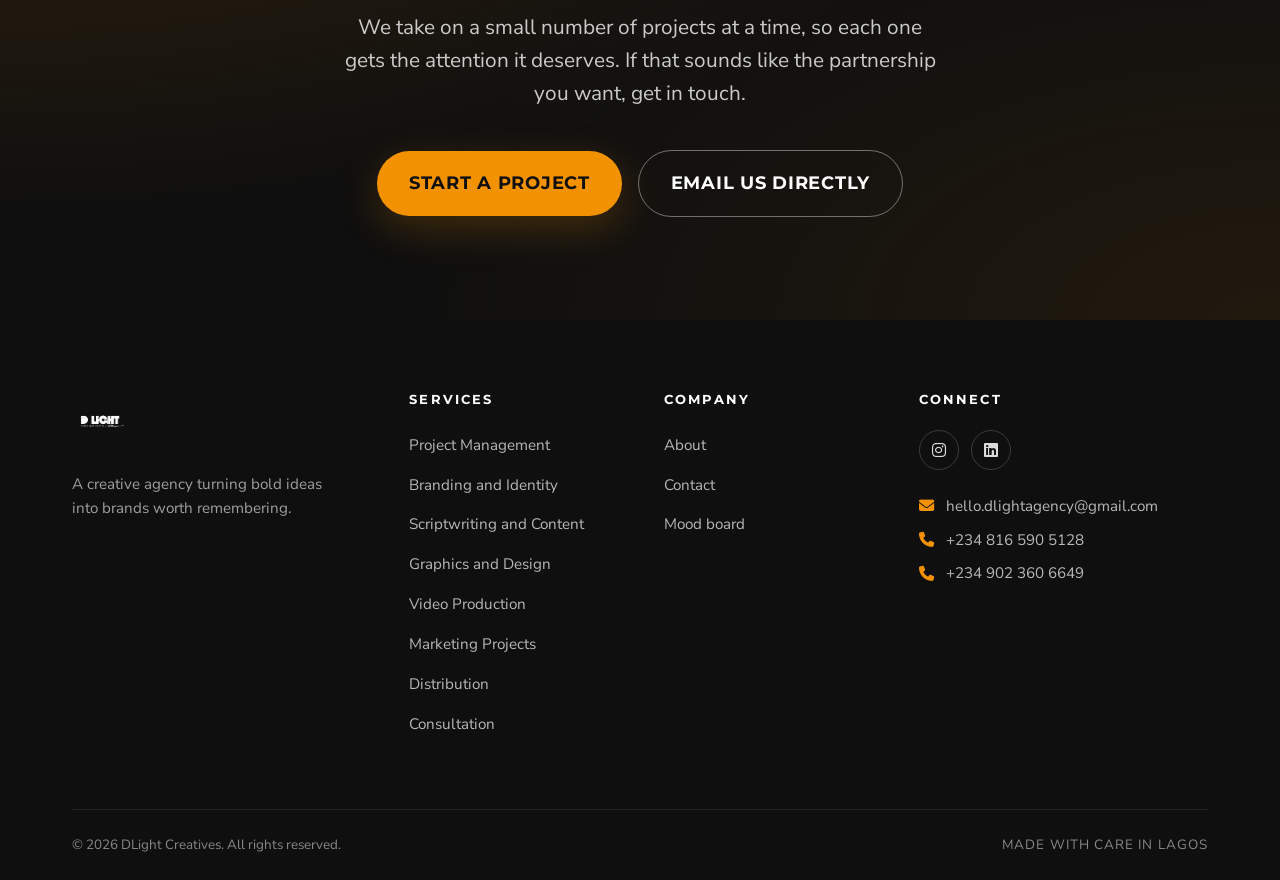
<file: about.html>
<!doctype html>
<html lang="en">
  <head>
    <meta charset="UTF-8" />
    <meta
      name="viewport"
      content="width=device-width, initial-scale=1, viewport-fit=cover"
    />
    <meta
      name="theme-color"
      content="#f39200"
      media="(prefers-color-scheme: light)"
    />
    <meta
      name="theme-color"
      content="#0f0f0f"
      media="(prefers-color-scheme: dark)"
    />

    <title>About :: DLight Creatives</title>
    <meta
      name="description"
      content="DLight Creatives is a Lagos-based creative agency founded in 2024. Meet the team behind brands worth talking about, and learn how we work."
    />
    <link rel="canonical" href="https://dlightagency.com/about.html" />

    <!-- Open Graph -->
    <meta property="og:type" content="website" />
    <meta property="og:site_name" content="DLight Creatives" />
    <meta property="og:title" content="About DLight Creatives" />
    <meta
      property="og:description"
      content="The team behind DLight Creatives, the story of how we started, and the way we work."
    />
    <meta property="og:url" content="https://dlightagency.com/about.html" />
    <meta
      property="og:image"
      content="https://dlightagency.com/images/dlight_creatives_logo-removebg-preview.png"
    />
    <meta property="og:locale" content="en_NG" />

    <!-- Twitter -->
    <meta name="twitter:card" content="summary_large_image" />
    <meta name="twitter:title" content="About DLight Creatives" />
    <meta
      name="twitter:description"
      content="The team behind DLight Creatives, our story, and how we work."
    />
    <meta
      name="twitter:image"
      content="https://dlightagency.com/images/dlight_creatives_logo-removebg-preview.png"
    />

    <!-- Favicons -->
    <link
      rel="icon"
      type="image/png"
      href="images/dlight_creatives_logo-removebg-preview.png"
    />
    <link
      rel="apple-touch-icon"
      href="images/dlight_creatives_logo-removebg-preview.png"
    />

    <!-- Fonts -->
    <link rel="preconnect" href="https://fonts.googleapis.com" />
    <link rel="preconnect" href="https://fonts.gstatic.com" crossorigin />
    <link
      href="https://fonts.googleapis.com/css2?family=Montserrat:wght@600;700;800;900&family=Nunito+Sans:wght@400;600;700&display=swap"
      rel="stylesheet"
    />

    <!-- Icons -->
    <link
      rel="stylesheet"
      href="https://cdnjs.cloudflare.com/ajax/libs/font-awesome/6.5.0/css/all.min.css"
    />

    <!-- Styles -->
    <link rel="stylesheet" href="styles.css" />
    <link rel="stylesheet" href="about.css" />

    <!-- Structured data: AboutPage -->
    <script type="application/ld+json">
      {
        "@context": "https://schema.org",
        "@type": "AboutPage",
        "name": "About DLight Creatives",
        "url": "https://dlightagency.com/about.html",
        "mainEntity": {
          "@type": "Organization",
          "name": "DLight Creatives",
          "foundingDate": "2024-09",
          "founder": [
            {
              "@type": "Person",
              "name": "Chisom Mmika",
              "jobTitle": "Founder and Chairperson"
            },
            {
              "@type": "Person",
              "name": "Sithri Udeogaranya",
              "jobTitle": "Co-Founder"
            }
          ],
          "address": {
            "@type": "PostalAddress",
            "addressLocality": "Lagos",
            "addressCountry": "NG"
          }
        }
      }
    </script>
  </head>

  <body>
    <a class="skip-link" href="#main">Skip to content</a>

    <!-- =====================================================================
       HEADER (identical across pages)
       ===================================================================== -->
    <header class="site-header">
      <div class="container header-inner">
        <a href="index.html" class="logo" aria-label="DLight Creatives, home">
          <img
            src="images/dlight_creatives_logo-removebg-preview.png"
            alt="DLight Creatives"
            width="160"
            height="52"
          />
        </a>

        <nav class="main-nav" aria-label="Primary">
          <button
            class="nav-toggle"
            aria-expanded="false"
            aria-controls="primary-menu"
            aria-label="Open menu"
          >
            <span></span>
          </button>

          <ul id="primary-menu" class="nav-list">
            <li class="nav-item">
              <a href="about.html" aria-current="page">About</a>
            </li>
            <li class="nav-item dropdown">
              <button
                class="drop-toggle"
                type="button"
                aria-expanded="false"
                aria-haspopup="true"
              >
                Services <span class="chev" aria-hidden="true"></span>
              </button>
              <div class="mega-menu" role="region" aria-label="Services menu">
                <div class="mega-grid">
                  <div class="mega-col">
                    <h4>Strategy and Story</h4>
                    <ul>
                      <li>
                        <a href="index.html#project-management"
                          >Project Management</a
                        >
                      </li>
                      <li>
                        <a href="index.html#scriptwriting-content"
                          >Scriptwriting and Content</a
                        >
                      </li>
                      <li>
                        <a href="index.html#branding-identity"
                          >Branding and Identity</a
                        >
                      </li>
                      <li>
                        <a href="index.html#consultation-services"
                          >Consultation</a
                        >
                      </li>
                    </ul>
                  </div>
                  <div class="mega-col">
                    <h4>Production and Reach</h4>
                    <ul>
                      <li>
                        <a href="index.html#graphics-design"
                          >Graphics and Design</a
                        >
                      </li>
                      <li>
                        <a href="index.html#video-editing"
                          >Video Production and Editing</a
                        >
                      </li>
                      <li>
                        <a href="index.html#marketing-projects"
                          >Marketing Projects</a
                        >
                      </li>
                      <li>
                        <a href="index.html#distribution-services"
                          >Distribution</a
                        >
                      </li>
                    </ul>
                  </div>
                </div>
              </div>
            </li>
            <li class="nav-item">
              <a href="contact.html">Contact</a>
            </li>
          </ul>
        </nav>

        <div class="header-cta">
          <a href="contact.html" class="btn btn--primary">Start a project</a>
        </div>
      </div>
    </header>

    <main id="main">
      <!-- =====================================================================
         ABOUT HERO
         ===================================================================== -->
      <section class="about-hero" aria-labelledby="hero-heading">
        <div class="container about-hero-inner">
          <div data-reveal-stagger>
            <p class="eyebrow">About DLight</p>
            <h1 id="hero-heading" class="about-hero__heading display">
              Designers, writers, and storytellers.
              <span class="text-accent">Working as one.</span>
            </h1>
            <p class="lead about-hero__lead">
              DLight Creatives is a Lagos-based creative agency for ambitious
              brands. Founded in 2024, we bring design, story, and strategy
              together to help businesses stand out and grow.
            </p>
          </div>
        </div>
      </section>

      <!-- =====================================================================
         OUR JOURNEY (founder narrative, Chisom's voice)
         ===================================================================== -->
      <section
        class="about-history section section--warm"
        aria-labelledby="history-heading"
      >
        <div class="container container--text">
          <header class="section-head" data-reveal>
            <p class="eyebrow">Our story</p>
            <h2 id="history-heading">How we started.</h2>
          </header>

          <div class="history-content" data-reveal>
            <p>
              DLight Creatives was founded in September 2024. I was working
              remotely at the time, and noticed the gaps in how creative
              agencies in Nigeria communicated with their clients and managed
              their work.
            </p>

            <p>
              As more international and local agencies started expanding into
              Nigeria, I saw a real need for trusted partners. Professionals who
              not only deliver creative excellence, but also bring structure,
              clear communication, and a deep understanding of the African
              market.
            </p>

            <p>
              That is why we exist. At DLight Creatives, we help clients ensure
              quality delivery from creative agencies and partners, while
              bridging cultural and operational gaps to make collaboration
              smooth.
            </p>

            <p>
              Through this work, I have watched an emerging shift in the African
              creative industry. A movement that values intentionality,
              professionalism, and innovation. That is the energy that drives us
              forward.
            </p>

            <p>
              Our mission is clear: to lead the next chapter of African
              creativity. To empower bold ideas. And to shape the future of the
              industry, one project at a time.
            </p>

            <footer class="history-attribution">
              <span class="history-attribution__name">Chisom Mmika</span>
              <span class="history-attribution__role"
                >Founder and Chairperson, DLight Creatives</span
              >
            </footer>
          </div>
        </div>
      </section>

      <!-- =====================================================================
         TEAM
         ===================================================================== -->
      <section class="about-team section" aria-labelledby="team-heading">
        <div class="container">
          <header class="section-head" data-reveal>
            <p class="eyebrow">Leadership</p>
            <h2 id="team-heading">Meet the board.</h2>
            <p class="lead muted">
              The people steering DLight Creatives. Setting the direction,
              holding the standard, and championing every project that leaves
              the studio.
            </p>
          </header>

          <div class="team-list">
            <article class="team-row" data-reveal>
              <figure class="team-row__photo">
                <img
                  src="images/chis.jpg"
                  alt="Chisom Mmika, Founder and Chairperson"
                  width="600"
                  height="700"
                  loading="lazy"
                  decoding="async"
                />
              </figure>
              <div class="team-row__bio">
                <p class="eyebrow">Founder / Chairperson</p>
                <h3>Chisom Mmika</h3>
                <blockquote>
                  <p>
                    Creativity is not a luxury, it is how I see the world. At
                    DLight, we do not just build brands. We shape how people
                    connect with them.
                  </p>
                </blockquote>
              </div>
            </article>

            <article class="team-row team-row--reverse" data-reveal>
              <figure class="team-row__photo">
                <img
                  src="images/sithri.jpg"
                  alt="Sithri Udeogaranya, Co-Founder"
                  width="600"
                  height="700"
                  loading="lazy"
                  decoding="async"
                />
              </figure>
              <div class="team-row__bio">
                <p class="eyebrow">Co-Founder</p>
                <h3>Sithri Udeogaranya</h3>
                <blockquote>
                  <p>
                    Discipline is the bridge between ideas and impact. I bring
                    focus, structure, and clarity to every creative project I am
                    part of.
                  </p>
                </blockquote>
              </div>
            </article>
          </div>
        </div>
      </section>

      <!-- =====================================================================
         CORE VALUES
         ===================================================================== -->
      <section
        class="about-values section section--warm"
        aria-labelledby="values-heading"
      >
        <div class="container">
          <header class="section-head" data-reveal>
            <p class="eyebrow">What we believe</p>
            <h2 id="values-heading">Our core values.</h2>
            <p class="lead muted">
              These are not just words. They shape how we work, how we treat
              each other, and what we deliver.
            </p>
          </header>

          <ul class="values-grid" data-reveal-stagger>
            <li class="value-card">
              <span class="value-card__number" aria-hidden="true">01</span>
              <div class="value-card__icon" aria-hidden="true">
                <i class="fas fa-lightbulb"></i>
              </div>
              <h3>Creativity</h3>
              <p>
                We approach every brief with fresh thinking and a willingness to
                try the unexpected.
              </p>
            </li>

            <li class="value-card">
              <span class="value-card__number" aria-hidden="true">02</span>
              <div class="value-card__icon" aria-hidden="true">
                <i class="fas fa-handshake"></i>
              </div>
              <h3>Collaboration</h3>
              <p>
                We work with you, not for you. Your ideas, your team, and our
                craft, brought together.
              </p>
            </li>

            <li class="value-card">
              <span class="value-card__number" aria-hidden="true">03</span>
              <div class="value-card__icon" aria-hidden="true">
                <i class="fas fa-bullseye"></i>
              </div>
              <h3>Excellence</h3>
              <p>
                Good is not enough. Every deliverable goes through review until
                it is something we are proud to ship.
              </p>
            </li>

            <li class="value-card">
              <span class="value-card__number" aria-hidden="true">04</span>
              <div class="value-card__icon" aria-hidden="true">
                <i class="fas fa-rocket"></i>
              </div>
              <h3>Innovation</h3>
              <p>
                We test new ideas, new tools, and new approaches. So your brand
                stays one step ahead.
              </p>
            </li>
          </ul>
        </div>
      </section>

      <!-- =====================================================================
         TEAM CULTURE
         ===================================================================== -->
      <section class="about-culture section" aria-labelledby="culture-heading">
        <div class="container">
          <div class="culture-grid">
            <div class="culture-text" data-reveal>
              <p class="eyebrow">How we work together</p>
              <h2 id="culture-heading">Our team culture.</h2>
              <p>
                At DLight Creatives, we work as a family, not a hierarchy. Our
                culture is built on:
              </p>
              <ul class="culture-list">
                <li>Open communication</li>
                <li>Mutual respect</li>
                <li>A space where every voice is heard</li>
                <li>Continuous growth and learning</li>
              </ul>
              <p>
                When you work with us, you work with a team that genuinely
                enjoys what they do. That energy shows up in the work we
                deliver.
              </p>
            </div>

            <figure class="culture-visual" data-reveal>
              <img
                src="images/ourteamculture.webp"
                alt="The DLight Creatives team at work"
                width="700"
                height="800"
                loading="lazy"
                decoding="async"
              />
            </figure>
          </div>
        </div>
      </section>

      <!-- =====================================================================
         PROCESS (full 6-step version)
         ===================================================================== -->
      <section
        id="process"
        class="about-process section section--warm"
        aria-labelledby="process-heading"
      >
        <div class="container">
          <header class="section-head" data-reveal>
            <p class="eyebrow">How we work</p>
            <h2 id="process-heading">Our process, end to end.</h2>
            <p class="lead muted">
              Six steps from the first conversation to the final hand-off. Built
              so you always know what is happening, and what is next.
            </p>
          </header>

          <ol class="process-timeline" data-reveal-stagger>
            <li class="timeline-step">
              <span class="timeline-step__number" aria-hidden="true">01</span>
              <div class="timeline-step__content">
                <h3>Briefing and Understanding</h3>
                <p>
                  We sit with you to understand the problem, your goals, your
                  audience, and your business. No assumptions, just questions.
                </p>
              </div>
            </li>

            <li class="timeline-step">
              <span class="timeline-step__number" aria-hidden="true">02</span>
              <div class="timeline-step__content">
                <h3>Strategy and Planning</h3>
                <p>
                  We map out the approach, the scope, the timeline, and the team
                  we will need. You see the plan before we start building.
                </p>
              </div>
            </li>

            <li class="timeline-step">
              <span class="timeline-step__number" aria-hidden="true">03</span>
              <div class="timeline-step__content">
                <h3>Concept and Creative Direction</h3>
                <p>
                  We develop ideas, present directions, and align with you on
                  the creative path before any production begins.
                </p>
              </div>
            </li>

            <li class="timeline-step">
              <span class="timeline-step__number" aria-hidden="true">04</span>
              <div class="timeline-step__content">
                <h3>Production and Execution</h3>
                <p>
                  We build, write, design, and film. With check-ins along the
                  way so nothing surprises you at the end.
                </p>
              </div>
            </li>

            <li class="timeline-step">
              <span class="timeline-step__number" aria-hidden="true">05</span>
              <div class="timeline-step__content">
                <h3>Review and Refinement</h3>
                <p>
                  We collect your feedback and refine until the work is right,
                  not just done. Iteration is built into the process.
                </p>
              </div>
            </li>

            <li class="timeline-step">
              <span class="timeline-step__number" aria-hidden="true">06</span>
              <div class="timeline-step__content">
                <h3>Delivery and Follow-up</h3>
                <p>
                  Final assets are delivered cleanly and clearly labelled. And
                  we stay close after the hand-off to support the launch.
                </p>
              </div>
            </li>
          </ol>
        </div>
      </section>

      <!-- =====================================================================
         OUR PROMISE
         ===================================================================== -->
      <section class="about-promise section" aria-labelledby="promise-heading">
        <div class="container">
          <header class="section-head" data-reveal>
            <p class="eyebrow">Our promise</p>
            <h2 id="promise-heading">What you can expect from us.</h2>
          </header>

          <ul class="promise-grid" data-reveal-stagger>
            <li class="promise-card">
              <div class="promise-card__icon" aria-hidden="true">
                <i class="fas fa-comments"></i>
              </div>
              <h3>Clear communication</h3>
              <p>
                You will always know what is happening, what is next, and who is
                responsible.
              </p>
            </li>

            <li class="promise-card">
              <div class="promise-card__icon" aria-hidden="true">
                <i class="fas fa-wand-magic-sparkles"></i>
              </div>
              <h3>Creative solutions</h3>
              <p>
                We bring ideas you will not get from a templated agency or a
                freelancer working alone.
              </p>
            </li>

            <li class="promise-card">
              <div class="promise-card__icon" aria-hidden="true">
                <i class="fas fa-clock"></i>
              </div>
              <h3>Reliable delivery</h3>
              <p>
                We commit to deadlines and we keep them. Surprises happen, but
                they should not come from us.
              </p>
            </li>

            <li class="promise-card">
              <div class="promise-card__icon" aria-hidden="true">
                <i class="fas fa-medal"></i>
              </div>
              <h3>Professionalism</h3>
              <p>
                Polished work, polished process. From the first call to the
                final invoice.
              </p>
            </li>

            <li class="promise-card">
              <div class="promise-card__icon" aria-hidden="true">
                <i class="fas fa-chart-line"></i>
              </div>
              <h3>Value-driven results</h3>
              <p>
                Beautiful work is only the start. We design with your business
                outcomes in mind.
              </p>
            </li>
          </ul>
        </div>
      </section>

      <!-- =====================================================================
         CTA BANNER (closing, client-facing)
         ===================================================================== -->
      <section
        class="cta-banner section section--deep"
        aria-labelledby="cta-heading"
      >
        <div class="container cta-content" data-reveal>
          <p class="eyebrow eyebrow--light">Let's work together</p>
          <h2 id="cta-heading" class="cta-heading display">
            Now let's tell your story.
          </h2>
          <p class="cta-lead">
            We take on a small number of projects at a time, so each one gets
            the attention it deserves. If that sounds like the partnership you
            want, get in touch.
          </p>
          <div class="cluster">
            <a href="contact.html" class="btn btn--accent btn--lg"
              >Start a project</a
            >
            <a
              href="mailto:hello.dlightagency@gmail.com"
              class="btn btn--ghost btn--lg"
              >Email us directly</a
            >
          </div>
        </div>
      </section>
    </main>

    <!-- =====================================================================
       FOOTER (identical across pages)
       ===================================================================== -->
    <footer class="site-footer">
      <div class="container">
        <div class="footer-grid">
          <div class="footer-col footer-brand">
            <img
              src="images/dlight_creatives_logo-removebg-preview.png"
              alt="DLight Creatives"
              class="footer-logo"
              width="120"
              height="56"
            />
            <p>
              A creative agency turning bold ideas into brands worth
              remembering.
            </p>
          </div>

          <div class="footer-col">
            <h4>Services</h4>
            <ul>
              <li>
                <a href="index.html#project-management">Project Management</a>
              </li>
              <li>
                <a href="index.html#branding-identity">Branding and Identity</a>
              </li>
              <li>
                <a href="index.html#scriptwriting-content"
                  >Scriptwriting and Content</a
                >
              </li>
              <li>
                <a href="index.html#graphics-design">Graphics and Design</a>
              </li>
              <li><a href="index.html#video-editing">Video Production</a></li>
              <li>
                <a href="index.html#marketing-projects">Marketing Projects</a>
              </li>
              <li>
                <a href="index.html#distribution-services">Distribution</a>
              </li>
              <li>
                <a href="index.html#consultation-services">Consultation</a>
              </li>
            </ul>
          </div>

          <div class="footer-col">
            <h4>Company</h4>
            <ul>
              <li><a href="about.html">About</a></li>
              <li><a href="contact.html">Contact</a></li>
              <li><a href="index.html#work">Mood board</a></li>
            </ul>
          </div>

          <div class="footer-col footer-connect">
            <h4>Connect</h4>
            <ul class="social-list">
              <li>
                <a
                  href="https://www.instagram.com/_dlightcreatives"
                  target="_blank"
                  rel="noopener"
                  aria-label="DLight on Instagram"
                >
                  <i class="fab fa-instagram" aria-hidden="true"></i>
                </a>
              </li>
              <li>
                <a
                  href="https://www.linkedin.com/in/dlight-creatives-65852138b"
                  target="_blank"
                  rel="noopener"
                  aria-label="DLight on LinkedIn"
                >
                  <i class="fab fa-linkedin" aria-hidden="true"></i>
                </a>
              </li>
            </ul>
            <div class="footer-contact">
              <p>
                <i class="fas fa-envelope" aria-hidden="true"></i>
                <a href="mailto:hello.dlightagency@gmail.com"
                  >hello.dlightagency@gmail.com</a
                >
              </p>
              <p>
                <i class="fas fa-phone" aria-hidden="true"></i>
                <a href="tel:+2348165905128">+234 816 590 5128</a>
              </p>
              <p>
                <i class="fas fa-phone" aria-hidden="true"></i>
                <a href="tel:+2349023606649">+234 902 360 6649</a>
              </p>
            </div>
          </div>
        </div>

        <div class="footer-bottom">
          <p>
            &copy; <span id="year"></span> DLight Creatives. All rights
            reserved.
          </p>
          <p class="made">Made with care in Lagos</p>
        </div>
      </div>
    </footer>

    <script src="scripts.js"></script>
  </body>
</html>
</file>
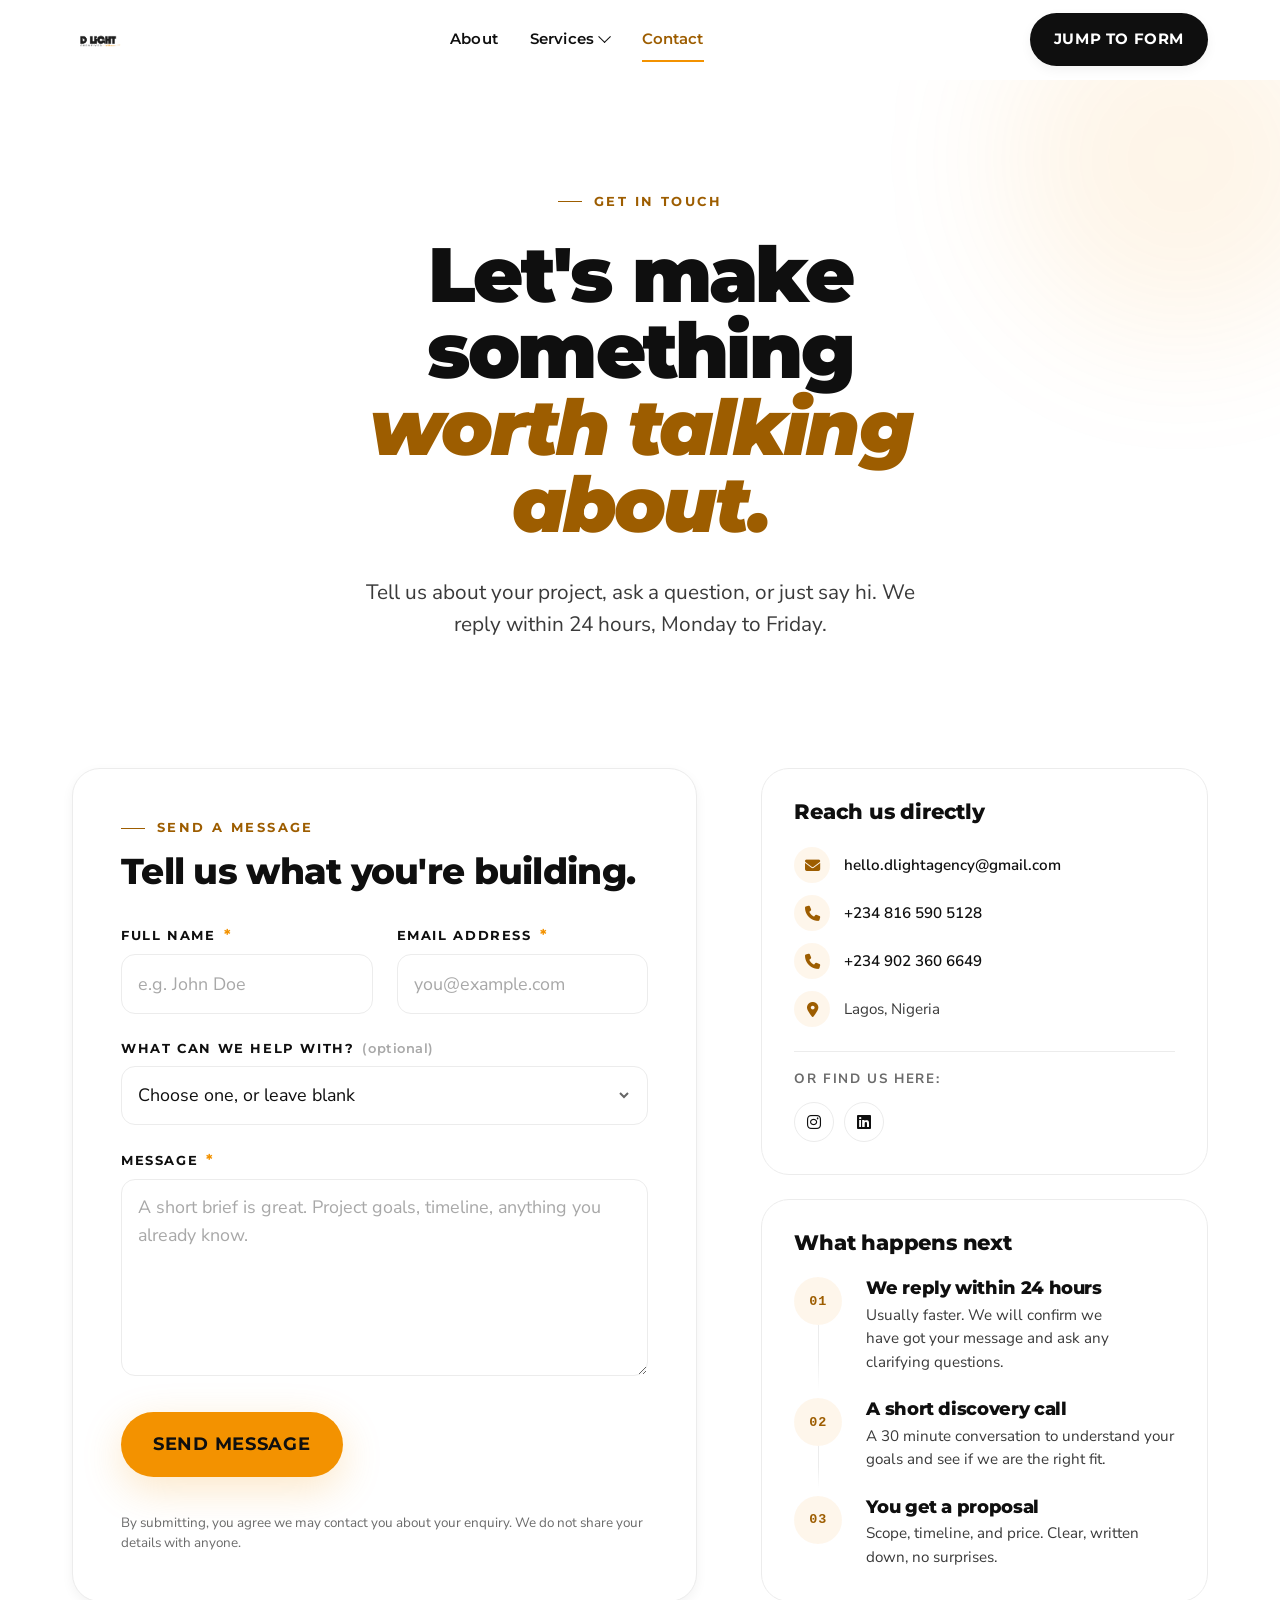
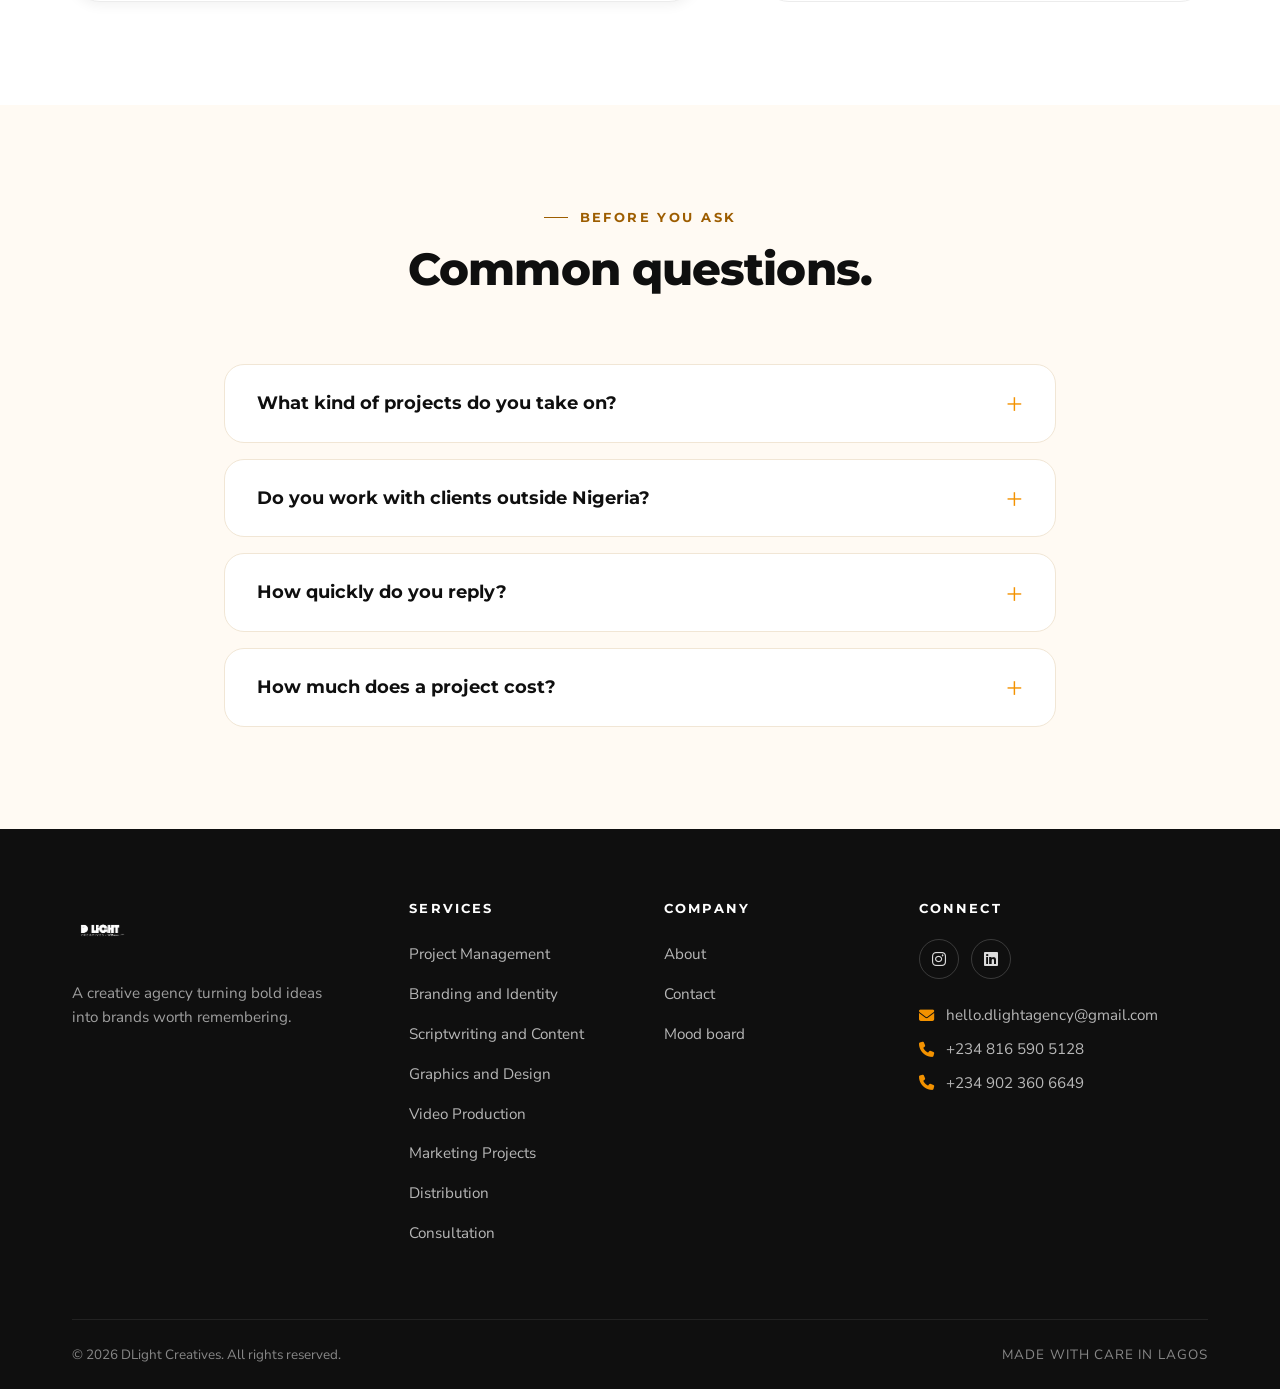
<file: contact.html>
<!doctype html>
<html lang="en">
  <head>
    <meta charset="UTF-8" />
    <meta
      name="viewport"
      content="width=device-width, initial-scale=1, viewport-fit=cover"
    />
    <meta
      name="theme-color"
      content="#f39200"
      media="(prefers-color-scheme: light)"
    />
    <meta
      name="theme-color"
      content="#0f0f0f"
      media="(prefers-color-scheme: dark)"
    />

    <title>Contact :: DLight Creatives</title>
    <meta
      name="description"
      content="Get in touch with DLight Creatives. Tell us about your project, ask a question, or just say hi. We reply within 24 hours."
    />
    <link rel="canonical" href="https://dlightagency.com/contact.html" />

    <!-- Open Graph -->
    <meta property="og:type" content="website" />
    <meta property="og:site_name" content="DLight Creatives" />
    <meta property="og:title" content="Contact DLight Creatives" />
    <meta
      property="og:description"
      content="Tell us about your project, ask a question, or just say hi."
    />
    <meta property="og:url" content="https://dlightagency.com/contact.html" />
    <meta
      property="og:image"
      content="https://dlightagency.com/images/dlight_creatives_logo-removebg-preview.png"
    />
    <meta property="og:locale" content="en_NG" />

    <!-- Twitter -->
    <meta name="twitter:card" content="summary_large_image" />
    <meta name="twitter:title" content="Contact DLight Creatives" />
    <meta
      name="twitter:description"
      content="Tell us about your project. We reply within 24 hours."
    />
    <meta
      name="twitter:image"
      content="https://dlightagency.com/images/dlight_creatives_logo-removebg-preview.png"
    />

    <!-- Favicons -->
    <link
      rel="icon"
      type="image/png"
      href="images/dlight_creatives_logo-removebg-preview.png"
    />
    <link
      rel="apple-touch-icon"
      href="images/dlight_creatives_logo-removebg-preview.png"
    />

    <!-- Fonts -->
    <link rel="preconnect" href="https://fonts.googleapis.com" />
    <link rel="preconnect" href="https://fonts.gstatic.com" crossorigin />
    <link
      href="https://fonts.googleapis.com/css2?family=Montserrat:wght@600;700;800;900&family=Nunito+Sans:wght@400;600;700&display=swap"
      rel="stylesheet"
    />

    <!-- Icons -->
    <link
      rel="stylesheet"
      href="https://cdnjs.cloudflare.com/ajax/libs/font-awesome/6.5.0/css/all.min.css"
    />

    <!-- Styles -->
    <link rel="stylesheet" href="styles.css" />
    <link rel="stylesheet" href="contact.css" />

    <!-- Structured data: ContactPage -->
    <script type="application/ld+json">
      {
        "@context": "https://schema.org",
        "@type": "ContactPage",
        "name": "Contact DLight Creatives",
        "url": "https://dlightagency.com/contact.html",
        "mainEntity": {
          "@type": "Organization",
          "name": "DLight Creatives",
          "email": "hello.dlightagency@gmail.com",
          "telephone": ["+2348165905128", "+2349023606649"],
          "address": {
            "@type": "PostalAddress",
            "addressLocality": "Lagos",
            "addressCountry": "NG"
          }
        }
      }
    </script>
  </head>

  <body>
    <a class="skip-link" href="#main">Skip to content</a>

    <!-- =====================================================================
       HEADER
       ===================================================================== -->
    <header class="site-header">
      <div class="container header-inner">
        <a href="index.html" class="logo" aria-label="DLight Creatives, home">
          <img
            src="images/dlight_creatives_logo-removebg-preview.png"
            alt="DLight Creatives"
            width="160"
            height="52"
          />
        </a>

        <nav class="main-nav" aria-label="Primary">
          <button
            class="nav-toggle"
            aria-expanded="false"
            aria-controls="primary-menu"
            aria-label="Open menu"
          >
            <span></span>
          </button>

          <ul id="primary-menu" class="nav-list">
            <li class="nav-item">
              <a href="about.html">About</a>
            </li>
            <li class="nav-item dropdown">
              <button
                class="drop-toggle"
                type="button"
                aria-expanded="false"
                aria-haspopup="true"
              >
                Services <span class="chev" aria-hidden="true"></span>
              </button>
              <div class="mega-menu" role="region" aria-label="Services menu">
                <div class="mega-grid">
                  <div class="mega-col">
                    <h4>Strategy and Story</h4>
                    <ul>
                      <li>
                        <a href="index.html#project-management"
                          >Project Management</a
                        >
                      </li>
                      <li>
                        <a href="index.html#scriptwriting-content"
                          >Scriptwriting and Content</a
                        >
                      </li>
                      <li>
                        <a href="index.html#branding-identity"
                          >Branding and Identity</a
                        >
                      </li>
                      <li>
                        <a href="index.html#consultation-services"
                          >Consultation</a
                        >
                      </li>
                    </ul>
                  </div>
                  <div class="mega-col">
                    <h4>Production and Reach</h4>
                    <ul>
                      <li>
                        <a href="index.html#graphics-design"
                          >Graphics and Design</a
                        >
                      </li>
                      <li>
                        <a href="index.html#video-editing"
                          >Video Production and Editing</a
                        >
                      </li>
                      <li>
                        <a href="index.html#marketing-projects"
                          >Marketing Projects</a
                        >
                      </li>
                      <li>
                        <a href="index.html#distribution-services"
                          >Distribution</a
                        >
                      </li>
                    </ul>
                  </div>
                </div>
              </div>
            </li>
            <li class="nav-item">
              <a href="contact.html" aria-current="page">Contact</a>
            </li>
          </ul>
        </nav>

        <div class="header-cta">
          <a href="#form" class="btn btn--primary">Jump to form</a>
        </div>
      </div>
    </header>

    <main id="main">
      <!-- =====================================================================
         CONTACT HERO
         ===================================================================== -->
      <section class="contact-hero" aria-labelledby="hero-heading">
        <div class="container contact-hero-inner">
          <div data-reveal-stagger>
            <p class="eyebrow">Get in touch</p>
            <h1 id="hero-heading" class="contact-hero__heading display">
              Let's make something
              <span class="text-accent">worth talking about.</span>
            </h1>
            <p class="lead contact-hero__lead">
              Tell us about your project, ask a question, or just say hi. We
              reply within 24 hours, Monday to Friday.
            </p>
          </div>
        </div>
      </section>

      <!-- =====================================================================
         CONTACT MAIN (form + sidebar)
         ===================================================================== -->
      <section class="contact-main section" aria-labelledby="form-heading">
        <div class="container">
          <div class="contact-layout">
            <!-- ===== Form column ===== -->
            <div class="contact-form-wrap" id="form" data-reveal>
              <header class="contact-form-head">
                <p class="eyebrow">Send a message</p>
                <h2 id="form-heading">Tell us what you're building.</h2>
              </header>

              <form
                class="contact-form"
                action="https://dlightagency.app.n8n.cloud/webhook/88fbe088-3627-4382-b0f7-86dcad3198c8"
                method="POST"
                novalidate
              >
                <!-- Honeypot: hidden from real users; bots fill it and get rejected -->
                <div class="honeypot-field" aria-hidden="true">
                  <label for="website">Leave this field empty</label>
                  <input
                    type="text"
                    id="website"
                    name="website"
                    tabindex="-1"
                    autocomplete="off"
                  />
                </div>

                <div class="form-row">
                  <div class="form-group">
                    <label for="name" class="form-label form-label--required"
                      >Full name</label
                    >
                    <input
                      type="text"
                      id="name"
                      name="name"
                      class="form-input"
                      autocomplete="name"
                      placeholder="e.g. John Doe"
                      required
                    />
                  </div>

                  <div class="form-group">
                    <label for="email" class="form-label form-label--required"
                      >Email address</label
                    >
                    <input
                      type="email"
                      id="email"
                      name="email"
                      class="form-input"
                      autocomplete="email"
                      placeholder="you@example.com"
                      required
                    />
                  </div>
                </div>

                <div class="form-group">
                  <label for="projectType" class="form-label"
                    >What can we help with?
                    <span class="form-label__hint">(optional)</span></label
                  >
                  <select
                    id="projectType"
                    name="projectType"
                    class="form-select"
                  >
                    <option value="">Choose one, or leave blank</option>
                    <option value="project-management">
                      Project Management
                    </option>
                    <option value="brand-identity">
                      Branding and Identity
                    </option>
                    <option value="scriptwriting">
                      Scriptwriting and Content
                    </option>
                    <option value="design">Graphics and Design</option>
                    <option value="video">Video Production and Editing</option>
                    <option value="marketing">
                      Marketing Project Management
                    </option>
                    <option value="distribution">Distribution</option>
                    <option value="consultation">Consultation</option>
                    <option value="general">General enquiry</option>
                    <option value="other">Something else</option>
                  </select>
                </div>

                <div class="form-group">
                  <label for="message" class="form-label form-label--required"
                    >Message</label
                  >
                  <textarea
                    id="message"
                    name="message"
                    class="form-textarea"
                    placeholder="A short brief is great. Project goals, timeline, anything you already know."
                    rows="6"
                    required
                  ></textarea>
                </div>

                <div class="form-actions">
                  <button
                    type="submit"
                    class="btn btn--accent btn--lg form-submit"
                  >
                    Send message
                  </button>
                  <p
                    class="form-status"
                    data-form-status
                    aria-live="polite"
                    role="status"
                  ></p>
                </div>

                <p class="form-fineprint">
                  By submitting, you agree we may contact you about your
                  enquiry. We do not share your details with anyone.
                </p>
              </form>
            </div>

            <!-- ===== Sidebar ===== -->
            <aside class="contact-side" data-reveal>
              <div class="contact-card contact-direct">
                <h3>Reach us directly</h3>
                <ul class="contact-direct__list">
                  <li>
                    <i class="fas fa-envelope" aria-hidden="true"></i>
                    <a href="mailto:hello.dlightagency@gmail.com"
                      >hello.dlightagency@gmail.com</a
                    >
                  </li>
                  <li>
                    <i class="fas fa-phone" aria-hidden="true"></i>
                    <a href="tel:+2348165905128">+234 816 590 5128</a>
                  </li>
                  <li>
                    <i class="fas fa-phone" aria-hidden="true"></i>
                    <a href="tel:+2349023606649">+234 902 360 6649</a>
                  </li>
                  <li>
                    <i class="fas fa-location-dot" aria-hidden="true"></i>
                    <span>Lagos, Nigeria</span>
                  </li>
                </ul>

                <div class="contact-social">
                  <p>Or find us here:</p>
                  <ul class="social-list">
                    <li>
                      <a
                        href="https://www.instagram.com/_dlightcreatives"
                        target="_blank"
                        rel="noopener"
                        aria-label="DLight on Instagram"
                      >
                        <i class="fab fa-instagram" aria-hidden="true"></i>
                      </a>
                    </li>
                    <li>
                      <a
                        href="https://www.linkedin.com/in/dlight-creatives-65852138b"
                        target="_blank"
                        rel="noopener"
                        aria-label="DLight on LinkedIn"
                      >
                        <i class="fab fa-linkedin" aria-hidden="true"></i>
                      </a>
                    </li>
                  </ul>
                </div>
              </div>

              <div class="contact-card contact-next">
                <h3>What happens next</h3>
                <ol class="contact-next__list">
                  <li class="contact-next__step">
                    <div class="contact-next__content">
                      <h4>We reply within 24 hours</h4>
                      <p>
                        Usually faster. We will confirm we have got your message
                        and ask any clarifying questions.
                      </p>
                    </div>
                  </li>
                  <li class="contact-next__step">
                    <div class="contact-next__content">
                      <h4>A short discovery call</h4>
                      <p>
                        A 30 minute conversation to understand your goals and
                        see if we are the right fit.
                      </p>
                    </div>
                  </li>
                  <li class="contact-next__step">
                    <div class="contact-next__content">
                      <h4>You get a proposal</h4>
                      <p>
                        Scope, timeline, and price. Clear, written down, no
                        surprises.
                      </p>
                    </div>
                  </li>
                </ol>
              </div>
            </aside>
          </div>
        </div>
      </section>

      <!-- =====================================================================
         FAQ
         ===================================================================== -->
      <section
        class="contact-faq section section--warm"
        aria-labelledby="faq-heading"
      >
        <div class="container">
          <header class="section-head section-head--center" data-reveal>
            <p class="eyebrow">Before you ask</p>
            <h2 id="faq-heading">Common questions.</h2>
          </header>

          <div class="faq-list" data-reveal-stagger>
            <details class="faq-item">
              <summary>What kind of projects do you take on?</summary>
              <p>
                We work on brand identities, video production, graphic design,
                marketing campaigns, scriptwriting, distribution, and
                consultation. Most of our projects last between two and twelve
                weeks, depending on scope.
              </p>
            </details>

            <details class="faq-item">
              <summary>Do you work with clients outside Nigeria?</summary>
              <p>
                Yes. We are based in Lagos, but we work with clients across
                Africa and beyond. Remote collaboration is normal for us, and we
                are set up for it.
              </p>
            </details>

            <details class="faq-item">
              <summary>How quickly do you reply?</summary>
              <p>
                Within 24 hours, Monday to Friday. If you reach out on a weekend
                or public holiday, expect to hear back first thing on the next
                working day.
              </p>
            </details>

            <details class="faq-item">
              <summary>How much does a project cost?</summary>
              <p>
                It depends on the scope. After our first call we send a written
                proposal with scope, timeline, and price. Smaller projects start
                lower, larger campaigns scale up. We will be clear about cost
                before any work begins.
              </p>
            </details>
          </div>
        </div>
      </section>
    </main>

    <!-- =====================================================================
       FOOTER
       ===================================================================== -->
    <footer class="site-footer">
      <div class="container">
        <div class="footer-grid">
          <div class="footer-col footer-brand">
            <img
              src="images/dlight_creatives_logo-removebg-preview.png"
              alt="DLight Creatives"
              class="footer-logo"
              width="120"
              height="56"
            />
            <p>
              A creative agency turning bold ideas into brands worth
              remembering.
            </p>
          </div>

          <div class="footer-col">
            <h4>Services</h4>
            <ul>
              <li>
                <a href="index.html#project-management">Project Management</a>
              </li>
              <li>
                <a href="index.html#branding-identity">Branding and Identity</a>
              </li>
              <li>
                <a href="index.html#scriptwriting-content"
                  >Scriptwriting and Content</a
                >
              </li>
              <li>
                <a href="index.html#graphics-design">Graphics and Design</a>
              </li>
              <li><a href="index.html#video-editing">Video Production</a></li>
              <li>
                <a href="index.html#marketing-projects">Marketing Projects</a>
              </li>
              <li>
                <a href="index.html#distribution-services">Distribution</a>
              </li>
              <li>
                <a href="index.html#consultation-services">Consultation</a>
              </li>
            </ul>
          </div>

          <div class="footer-col">
            <h4>Company</h4>
            <ul>
              <li><a href="about.html">About</a></li>
              <li><a href="contact.html">Contact</a></li>
              <li><a href="index.html#work">Mood board</a></li>
            </ul>
          </div>

          <div class="footer-col footer-connect">
            <h4>Connect</h4>
            <ul class="social-list">
              <li>
                <a
                  href="https://www.instagram.com/_dlightcreatives"
                  target="_blank"
                  rel="noopener"
                  aria-label="DLight on Instagram"
                >
                  <i class="fab fa-instagram" aria-hidden="true"></i>
                </a>
              </li>
              <li>
                <a
                  href="https://www.linkedin.com/in/dlight-creatives-65852138b"
                  target="_blank"
                  rel="noopener"
                  aria-label="DLight on LinkedIn"
                >
                  <i class="fab fa-linkedin" aria-hidden="true"></i>
                </a>
              </li>
            </ul>
            <div class="footer-contact">
              <p>
                <i class="fas fa-envelope" aria-hidden="true"></i>
                <a href="mailto:hello.dlightagency@gmail.com"
                  >hello.dlightagency@gmail.com</a
                >
              </p>
              <p>
                <i class="fas fa-phone" aria-hidden="true"></i>
                <a href="tel:+2348165905128">+234 816 590 5128</a>
              </p>
              <p>
                <i class="fas fa-phone" aria-hidden="true"></i>
                <a href="tel:+2349023606649">+234 902 360 6649</a>
              </p>
            </div>
          </div>
        </div>

        <div class="footer-bottom">
          <p>
            &copy; <span id="year"></span> DLight Creatives. All rights
            reserved.
          </p>
          <p class="made">Made with care in Lagos</p>
        </div>
      </div>
    </footer>

    <script src="scripts.js"></script>
  </body>
</html>
</file>
<file: styles.css>
/* ===========================================================================
   DLight Creatives :: Global Styles
   ---------------------------------------------------------------------------
   Foundation for the site. Design tokens, reset, typography, layout
   primitives, shared components (header, footer, buttons, marquee), and the
   motion system. Page-specific styles live in about.css and contact.css.
   =========================================================================== */

/* ---------------------------------------------------------------------------
   1. DESIGN TOKENS
   --------------------------------------------------------------------------- */
:root {
  /* ---- Brand colour ---- */
  --colour-accent: #f39200; /* signature orange */
  --colour-accent-warm: #ffb347; /* highlight */
  --colour-accent-deep: #9d5d00; /* accent-on-white for body text (WCAG AA) */
  --colour-accent-soft: rgba(243, 146, 0, 0.08);
  --colour-accent-glow: rgba(243, 146, 0, 0.18);

  /* ---- Neutrals ---- */
  --colour-ink: #0f0f0f; /* primary text */
  --colour-ink-soft: #3a3a3a; /* body */
  --colour-ink-muted: #6b6b6b; /* meta */
  --colour-ink-faint: #a8a8a8; /* placeholder, disabled */
  --colour-line: #ececec; /* hairlines */
  --colour-line-warm: #f1e6d5; /* hairlines on warm sections */

  /* ---- Surfaces ---- */
  --colour-paper: #ffffff; /* default canvas */
  --colour-paper-warm: #fffaf3; /* warm canvas, section rhythm */
  --colour-paper-cream: #fcefd9; /* warmer, accent panels */
  --colour-paper-deep: #0f0f0f; /* dark sections, footer, CTA */
  --colour-paper-deep-2: #1a1a1a;
  --colour-paper-deep-3: #2a2a2a;

  /* ---- Typefaces ---- */
  --font-display:
    "Montserrat", system-ui, -apple-system, "Segoe UI", sans-serif;
  --font-body: "Nunito Sans", system-ui, -apple-system, "Segoe UI", sans-serif;
  --font-mono: ui-monospace, "SFMono-Regular", Menlo, Consolas, monospace;

  /* ---- Fluid type scale (scales 360px to 1440px) ---- */
  --text-xs: clamp(0.75rem, 0.72rem + 0.15vw, 0.85rem);
  --text-sm: clamp(0.875rem, 0.85rem + 0.15vw, 0.95rem);
  --text-base: clamp(1rem, 0.96rem + 0.2vw, 1.125rem);
  --text-lg: clamp(1.125rem, 1.07rem + 0.3vw, 1.3rem);
  --text-xl: clamp(1.375rem, 1.27rem + 0.5vw, 1.625rem);
  --text-2xl: clamp(1.625rem, 1.45rem + 0.8vw, 2.125rem);
  --text-3xl: clamp(2rem, 1.7rem + 1.4vw, 2.875rem);
  --text-4xl: clamp(2.5rem, 2.1rem + 2vw, 3.75rem);
  --text-5xl: clamp(3rem, 2.4rem + 3vw, 4.875rem);
  --text-display: clamp(3.5rem, 2.5rem + 5.5vw, 7.5rem);

  /* ---- Spacing scale (4px base) ---- */
  --space-3xs: 0.25rem;
  --space-2xs: 0.5rem;
  --space-xs: 0.75rem;
  --space-sm: 1rem;
  --space-md: 1.5rem;
  --space-lg: 2rem;
  --space-xl: 3rem;
  --space-2xl: 4.5rem;
  --space-3xl: 6.5rem;
  --space-4xl: 9rem;

  --section-pad: clamp(4rem, 8vw, 7.5rem); /* vertical rhythm */

  /* ---- Radii ---- */
  --radius-sm: 0.5rem;
  --radius-md: 0.875rem;
  --radius-lg: 1.25rem;
  --radius-xl: 1.75rem;
  --radius-2xl: 2.5rem;
  --radius-full: 9999px;

  /* ---- Shadows ---- */
  --shadow-xs: 0 1px 2px rgba(15, 15, 15, 0.04);
  --shadow-sm: 0 4px 12px rgba(15, 15, 15, 0.05);
  --shadow-md: 0 12px 32px rgba(15, 15, 15, 0.08);
  --shadow-lg: 0 24px 64px rgba(15, 15, 15, 0.12);
  --shadow-glow: 0 12px 40px rgba(243, 146, 0, 0.22);

  /* ---- Motion ---- */
  --ease-out-soft: cubic-bezier(0.16, 1, 0.3, 1);
  --ease-out-bold: cubic-bezier(0.34, 1.56, 0.64, 1);
  --ease-in-out: cubic-bezier(0.65, 0, 0.35, 1);
  --duration-fast: 180ms;
  --duration-base: 320ms;
  --duration-slow: 600ms;

  /* ---- Layout ---- */
  --container-narrow: 65ch;
  --container-text: 75ch;
  --container-wide: 76rem; /* ~1216px */
  --container-full: 88rem; /* ~1408px */
  --container-pad: clamp(1.25rem, 4vw, 2.5rem);

  /* ---- Layers ---- */
  --z-base: 1;
  --z-raised: 10;
  --z-sticky: 50;
  --z-overlay: 100;
  --z-header: 200;
  --z-dropdown: 300;
  --z-modal: 400;
  --z-toast: 500;

  /* ---- Header sizing ---- */
  --header-height: clamp(64px, 8vw, 80px);
}

/* ---------------------------------------------------------------------------
   2. RESET & BASE
   --------------------------------------------------------------------------- */
*,
*::before,
*::after {
  box-sizing: border-box;
}
* {
  margin: 0;
  padding: 0;
}

html {
  -webkit-text-size-adjust: 100%;
  text-rendering: optimizeLegibility;
  scroll-behavior: smooth;
  scroll-padding-top: calc(var(--header-height) + 1.5rem);
}

body {
  min-height: 100dvh;
  background: var(--colour-paper);
  color: var(--colour-ink);
  font-family: var(--font-body);
  font-size: var(--text-base);
  font-weight: 400;
  line-height: 1.6;
  -webkit-font-smoothing: antialiased;
  -moz-osx-font-smoothing: grayscale;
  overflow-x: clip; /* clip is sticky-safe */
}

img,
picture,
svg,
video {
  display: block;
  max-width: 100%;
  height: auto;
}

input,
button,
textarea,
select {
  font: inherit;
  color: inherit;
}

button {
  background: none;
  border: 0;
  cursor: pointer;
}

a {
  color: inherit;
  text-decoration: none;
}

ul,
ol {
  list-style: none;
}

:focus-visible {
  outline: 3px solid var(--colour-accent);
  outline-offset: 3px;
  border-radius: 4px;
}

::selection {
  background: var(--colour-accent);
  color: white;
}

/* Screen-reader-only utility */
.sr-only {
  position: absolute;
  width: 1px;
  height: 1px;
  padding: 0;
  margin: -1px;
  overflow: hidden;
  clip-path: inset(50%);
  white-space: nowrap;
  border: 0;
}

/* Skip-to-content (keyboard a11y) */
.skip-link {
  position: absolute;
  inset: 1rem auto auto 1rem;
  padding: 0.75rem 1.25rem;
  background: var(--colour-paper-deep);
  color: var(--colour-paper);
  border-radius: var(--radius-md);
  font-weight: 600;
  z-index: var(--z-modal);
  transform: translateY(-200%);
  transition: transform var(--duration-base) var(--ease-out-soft);
}
.skip-link:focus-visible {
  transform: translateY(0);
}

/* ---------------------------------------------------------------------------
   3. TYPOGRAPHY
   --------------------------------------------------------------------------- */
h1,
h2,
h3,
h4,
h5,
h6 {
  font-family: var(--font-display);
  font-weight: 800;
  line-height: 1.05;
  letter-spacing: -0.02em;
  color: var(--colour-ink);
  text-wrap: balance;
}

p {
  text-wrap: pretty;
}

h1 {
  font-size: var(--text-4xl);
}
h2 {
  font-size: var(--text-3xl);
}
h3 {
  font-size: var(--text-2xl);
}
h4 {
  font-size: var(--text-xl);
}
h5 {
  font-size: var(--text-lg);
}
h6 {
  font-size: var(--text-base);
}

.display {
  font-family: var(--font-display);
  font-weight: 900;
  font-size: var(--text-display);
  line-height: 0.95;
  letter-spacing: -0.04em;
  text-wrap: balance;
}

.eyebrow {
  display: inline-flex;
  align-items: center;
  gap: 0.75rem;
  font-family: var(--font-display);
  font-size: var(--text-xs);
  font-weight: 700;
  text-transform: uppercase;
  letter-spacing: 0.18em;
  color: var(--colour-accent-deep);
}
.eyebrow::before {
  content: "";
  display: inline-block;
  width: 1.5rem;
  height: 1px;
  background: currentColor;
}

.lead {
  font-size: var(--text-lg);
  line-height: 1.55;
  color: var(--colour-ink-soft);
  max-width: var(--container-text);
}

.section-number {
  font-family: var(--font-mono);
  font-size: var(--text-xs);
  font-weight: 600;
  color: var(--colour-accent);
  letter-spacing: 0.08em;
}

.muted {
  color: var(--colour-ink-muted);
}
.text-accent {
  color: var(--colour-accent-deep);
}
.text-italic {
  font-style: italic;
}

/* ---------------------------------------------------------------------------
   4. LAYOUT PRIMITIVES
   --------------------------------------------------------------------------- */
.container {
  width: 100%;
  max-width: var(--container-wide);
  margin-inline: auto;
  padding-inline: var(--container-pad);
}
.container--narrow {
  max-width: var(--container-narrow);
}
.container--text {
  max-width: var(--container-text);
}
.container--full {
  max-width: var(--container-full);
}

.section {
  padding-block: var(--section-pad);
  position: relative;
}

.section--warm {
  background: var(--colour-paper-warm);
}
.section--cream {
  background: var(--colour-paper-cream);
}
.section--deep {
  background: var(--colour-paper-deep);
  color: white;
}
.section--deep h1,
.section--deep h2,
.section--deep h3,
.section--deep h4 {
  color: white;
}

/* Stack utility: vertical rhythm between siblings */
.stack > * + * {
  margin-block-start: var(--stack-space, var(--space-md));
}
.stack--xs > * + * {
  --stack-space: var(--space-xs);
}
.stack--sm > * + * {
  --stack-space: var(--space-sm);
}
.stack--md > * + * {
  --stack-space: var(--space-md);
}
.stack--lg > * + * {
  --stack-space: var(--space-lg);
}
.stack--xl > * + * {
  --stack-space: var(--space-xl);
}

/* Cluster: inline group with gap and wrap */
.cluster {
  display: flex;
  flex-wrap: wrap;
  gap: var(--cluster-gap, var(--space-sm));
  align-items: center;
}

/* Section heading bundle */
.section-head {
  display: grid;
  gap: var(--space-sm);
  margin-bottom: var(--space-2xl);
  max-width: 50rem;
}
.section-head--center {
  margin-inline: auto;
  text-align: center;
  justify-items: center;
}

/* ---------------------------------------------------------------------------
   5. BUTTONS
   --------------------------------------------------------------------------- */
.btn {
  --btn-pad-y: 0.875rem;
  --btn-pad-x: 1.5rem;
  display: inline-flex;
  align-items: center;
  justify-content: center;
  gap: 0.5rem;
  padding: var(--btn-pad-y) var(--btn-pad-x);
  font-family: var(--font-display);
  font-size: var(--text-sm);
  font-weight: 700;
  letter-spacing: 0.04em;
  text-transform: uppercase;
  border-radius: var(--radius-full);
  cursor: pointer;
  user-select: none;
  text-decoration: none;
  white-space: nowrap;
  transition:
    transform var(--duration-fast) var(--ease-out-soft),
    box-shadow var(--duration-fast) var(--ease-out-soft),
    background var(--duration-fast) var(--ease-out-soft),
    color var(--duration-fast) var(--ease-out-soft);
  -webkit-tap-highlight-color: transparent;
}

.btn--primary {
  background: var(--colour-ink);
  color: var(--colour-paper);
  box-shadow: var(--shadow-sm);
}
.btn--primary:hover {
  background: var(--colour-accent-deep);
  transform: translateY(-2px);
  box-shadow: var(--shadow-md);
}

.btn--accent {
  background: var(--colour-accent);
  color: var(--colour-ink);
  box-shadow: var(--shadow-glow);
}
.btn--accent:hover {
  transform: translateY(-2px);
  box-shadow: 0 18px 48px rgba(243, 146, 0, 0.32);
}

.btn--ghost {
  background: transparent;
  color: currentColor;
  border: 1.5px solid currentColor;
}
.btn--ghost:hover {
  background: var(--colour-ink);
  color: var(--colour-paper);
  border-color: var(--colour-ink);
  transform: translateY(-2px);
}
.section--deep .btn--ghost {
  border-color: rgba(255, 255, 255, 0.4);
}
.section--deep .btn--ghost:hover {
  background: white;
  border-color: white;
  color: var(--colour-ink);
}

.btn--lg {
  --btn-pad-y: 1.125rem;
  --btn-pad-x: 2rem;
  font-size: var(--text-base);
}

.btn:active {
  transform: translateY(0);
}

/* Link-style button with arrow */
.btn-link {
  display: inline-flex;
  align-items: center;
  gap: 0.5rem;
  font-family: var(--font-display);
  font-weight: 700;
  font-size: var(--text-sm);
  text-transform: uppercase;
  letter-spacing: 0.08em;
  color: var(--colour-ink);
  padding-block: 0.25rem;
  border-bottom: 2px solid var(--colour-accent);
  transition:
    gap var(--duration-fast) var(--ease-out-soft),
    color var(--duration-fast) var(--ease-out-soft);
}
.btn-link::after {
  content: "→";
  font-family: var(--font-body);
  transition: transform var(--duration-fast) var(--ease-out-soft);
}
.btn-link:hover {
  color: var(--colour-accent-deep);
  gap: 0.875rem;
}
.btn-link:hover::after {
  transform: translateX(2px);
}

/* ---------------------------------------------------------------------------
   6. HEADER & NAVIGATION (Desktop default)
   --------------------------------------------------------------------------- */
.site-header {
  position: fixed;
  inset: 0 0 auto 0;
  z-index: var(--z-header);
  height: var(--header-height);
  background: rgba(255, 255, 255, 0.78);
  backdrop-filter: blur(14px) saturate(140%);
  -webkit-backdrop-filter: blur(14px) saturate(140%);
  border-bottom: 1px solid transparent;
  transition:
    background var(--duration-base) var(--ease-out-soft),
    border-color var(--duration-base) var(--ease-out-soft);
}

.site-header[data-scrolled="true"] {
  background: rgba(255, 255, 255, 0.94);
  border-bottom-color: var(--colour-line);
}

.header-inner {
  height: 100%;
  display: flex;
  align-items: center;
  justify-content: space-between;
  gap: var(--space-md);
}

.logo {
  display: flex;
  align-items: center;
  height: 100%;
  flex-shrink: 0;
}
.logo img {
  height: clamp(38px, 6vw, 52px);
  width: auto;
}

/* ---- Primary navigation ---- */
.main-nav {
  display: flex;
  align-items: center;
}

.nav-list {
  display: flex;
  align-items: center;
  gap: var(--space-lg);
}

.nav-item {
  position: relative;
}

.nav-item > a,
.nav-item > button {
  display: inline-flex;
  align-items: center;
  gap: 0.4rem;
  padding: 0.5rem 0;
  font-family: var(--font-display);
  font-size: var(--text-sm);
  font-weight: 600;
  letter-spacing: 0.01em;
  color: var(--colour-ink);
  position: relative;
  transition: color var(--duration-fast) var(--ease-out-soft);
}

.nav-item > a::after {
  content: "";
  position: absolute;
  inset: auto 0 -2px 0;
  height: 2px;
  background: var(--colour-accent);
  transform: scaleX(0);
  transform-origin: left center;
  transition: transform var(--duration-base) var(--ease-out-soft);
}
.nav-item > a:hover,
.nav-item > a[aria-current="page"] {
  color: var(--colour-accent-deep);
}
.nav-item > a:hover::after,
.nav-item > a[aria-current="page"]::after {
  transform: scaleX(1);
}

/* Chevron */
.chev {
  display: inline-block;
  width: 0.6em;
  height: 0.6em;
  border-right: 1.5px solid currentColor;
  border-bottom: 1.5px solid currentColor;
  transform: rotate(45deg) translate(-2px, -2px);
  transition: transform var(--duration-base) var(--ease-out-soft);
}
.dropdown[data-open="true"] .chev {
  transform: rotate(-135deg) translate(-2px, -2px);
}

/* ---- Mega menu ---- */
.mega-menu {
  position: absolute;
  top: calc(100% + 0.5rem);
  left: 50%;
  transform: translateX(-50%) translateY(-8px);
  width: min(44rem, calc(100vw - 2rem));
  background: var(--colour-paper);
  border-radius: var(--radius-lg);
  box-shadow: var(--shadow-lg);
  border: 1px solid var(--colour-line);
  padding: var(--space-lg) var(--space-xl);
  opacity: 0;
  visibility: hidden;
  z-index: var(--z-dropdown);
  transition:
    opacity var(--duration-base) var(--ease-out-soft),
    transform var(--duration-base) var(--ease-out-soft),
    visibility 0s var(--duration-base);
}
.dropdown[data-open="true"] .mega-menu {
  opacity: 1;
  visibility: visible;
  transform: translateX(-50%) translateY(0);
  transition-delay: 0s;
}
.mega-grid {
  display: grid;
  grid-template-columns: 1fr 1fr;
  gap: var(--space-xl);
}
.mega-col h4 {
  font-size: var(--text-xs);
  font-weight: 700;
  text-transform: uppercase;
  letter-spacing: 0.14em;
  color: var(--colour-accent-deep);
  margin-bottom: var(--space-sm);
}
.mega-col ul {
  display: grid;
  gap: 0.6rem;
}
.mega-col a {
  display: block;
  font-family: var(--font-body);
  font-weight: 600;
  font-size: var(--text-sm);
  color: var(--colour-ink);
  padding: 0.25rem 0;
  transition:
    color var(--duration-fast),
    transform var(--duration-fast);
}
.mega-col a:hover {
  color: var(--colour-accent-deep);
  transform: translateX(4px);
}

.header-cta {
  display: flex;
  align-items: center;
}

/* ---- Hamburger ---- */
.nav-toggle {
  display: none;
  width: 44px;
  height: 44px;
  position: relative;
  z-index: 2;
}
.nav-toggle span,
.nav-toggle span::before,
.nav-toggle span::after {
  content: "";
  position: absolute;
  left: 50%;
  width: 22px;
  height: 2px;
  background: var(--colour-ink);
  border-radius: 2px;
  transform: translateX(-50%);
  transition:
    transform var(--duration-base) var(--ease-out-soft),
    top var(--duration-base) var(--ease-out-soft),
    opacity var(--duration-fast);
}
.nav-toggle span {
  top: 50%;
  transform: translate(-50%, -50%);
}
.nav-toggle span::before {
  top: -7px;
}
.nav-toggle span::after {
  top: 7px;
}

.nav-toggle[aria-expanded="true"] span {
  background: transparent;
}
.nav-toggle[aria-expanded="true"] span::before {
  top: 0;
  transform: translateX(-50%) rotate(45deg);
}
.nav-toggle[aria-expanded="true"] span::after {
  top: 0;
  transform: translateX(-50%) rotate(-45deg);
}

/* ---------------------------------------------------------------------------
   7. NAV at tablet & below
   --------------------------------------------------------------------------- */
@media (max-width: 960px) {
  .nav-toggle {
    display: block;
  }
  .header-cta {
    display: none;
  }
  .main-nav {
    position: static;
  }

  .nav-list {
    position: fixed;
    inset: var(--header-height) 0 0 0;
    flex-direction: column;
    align-items: stretch;
    justify-content: flex-start;
    gap: 0;
    padding: var(--space-xl) var(--container-pad) var(--space-2xl);
    background: var(--colour-paper);
    border-top: 1px solid var(--colour-line);
    transform: translateY(-100%);
    visibility: hidden;
    overflow-y: auto;
    z-index: 1;
    transition:
      transform var(--duration-slow) var(--ease-out-soft),
      visibility 0s var(--duration-slow);
  }
  .nav-list[data-open="true"] {
    transform: translateY(0);
    visibility: visible;
    transition-delay: 0s;
  }

  .nav-item {
    border-bottom: 1px solid var(--colour-line);
  }
  .nav-item:last-child {
    border-bottom: 0;
  }

  .nav-item > a,
  .nav-item > button {
    width: 100%;
    padding: var(--space-md) 0;
    font-size: var(--text-lg);
    justify-content: space-between;
  }
  .nav-item > a::after {
    display: none;
  }

  /* Mega menu becomes inline accordion */
  .mega-menu {
    position: static;
    transform: none;
    width: auto;
    background: transparent;
    border: 0;
    box-shadow: none;
    padding: 0 0 var(--space-md) 0;
    opacity: 1;
    visibility: visible;
    max-height: 0;
    overflow: hidden;
    transition: max-height var(--duration-base) var(--ease-out-soft);
  }
  .dropdown[data-open="true"] .mega-menu {
    max-height: 60rem;
    transform: none;
  }
  .mega-grid {
    grid-template-columns: 1fr;
    gap: var(--space-md);
  }
  .mega-col ul {
    gap: var(--space-2xs);
  }
  .mega-col a {
    padding: 0.4rem 0;
  }
}

/* ---------------------------------------------------------------------------
   8. FOOTER
   --------------------------------------------------------------------------- */
.site-footer {
  background: var(--colour-paper-deep);
  color: rgba(255, 255, 255, 0.78);
  padding-block: var(--space-2xl) var(--space-md);
  position: relative;
}

.footer-grid {
  display: grid;
  grid-template-columns: 1.4fr 1fr 1fr 1.4fr;
  gap: var(--space-xl);
  align-items: start;
  padding-bottom: var(--space-2xl);
  border-bottom: 1px solid rgba(255, 255, 255, 0.08);
}

.footer-brand .footer-logo {
  height: 56px;
  width: auto;
  filter: brightness(0) invert(1);
  margin-bottom: var(--space-md);
}
.footer-brand p {
  font-size: var(--text-sm);
  line-height: 1.6;
  max-width: 28ch;
  color: rgba(255, 255, 255, 0.6);
}

.footer-col h4 {
  font-family: var(--font-display);
  font-size: var(--text-xs);
  font-weight: 700;
  text-transform: uppercase;
  letter-spacing: 0.16em;
  color: white;
  margin-bottom: var(--space-md);
}
.footer-col ul {
  display: grid;
  gap: 0.7rem;
}
.footer-col a {
  font-size: var(--text-sm);
  color: rgba(255, 255, 255, 0.7);
  display: inline-block;
  transition:
    color var(--duration-fast),
    transform var(--duration-fast);
}
.footer-col a:hover {
  color: var(--colour-accent);
  transform: translateX(3px);
}

.footer-connect .social-list {
  display: flex;
  gap: 0.75rem;
  margin-bottom: var(--space-md);
}
.footer-connect .social-list a {
  width: 40px;
  height: 40px;
  display: grid;
  place-items: center;
  border: 1px solid rgba(255, 255, 255, 0.18);
  border-radius: 50%;
  color: rgba(255, 255, 255, 0.85);
  font-size: 1rem;
  transition:
    background var(--duration-fast),
    color var(--duration-fast),
    border-color var(--duration-fast),
    transform var(--duration-fast);
}
.footer-connect .social-list a:hover {
  background: var(--colour-accent);
  border-color: var(--colour-accent);
  color: var(--colour-ink);
  transform: translateY(-3px);
}

.footer-contact {
  display: grid;
  gap: 0.6rem;
}
.footer-contact p {
  display: flex;
  align-items: center;
  gap: 0.7rem;
  font-size: var(--text-sm);
  color: rgba(255, 255, 255, 0.75);
}
.footer-contact i {
  color: var(--colour-accent);
  width: 16px;
  text-align: center;
}
.footer-contact a:hover {
  color: var(--colour-accent);
}

.footer-bottom {
  padding-top: var(--space-md);
  display: flex;
  align-items: center;
  justify-content: space-between;
  gap: var(--space-md);
  flex-wrap: wrap;
  font-size: var(--text-xs);
  color: rgba(255, 255, 255, 0.5);
}
.footer-bottom .made {
  letter-spacing: 0.08em;
  text-transform: uppercase;
}

@media (max-width: 960px) {
  .footer-grid {
    grid-template-columns: 1fr 1fr;
    gap: var(--space-lg);
  }
  .footer-brand {
    grid-column: 1 / -1;
  }
}
@media (max-width: 560px) {
  .footer-grid {
    grid-template-columns: 1fr;
  }
  .footer-bottom {
    justify-content: flex-start;
  }
}

/* ---------------------------------------------------------------------------
   9. SHARED COMPONENTS
   --------------------------------------------------------------------------- */

/* ---- Marquee (continuous horizontal scroll) ---- */
.marquee {
  position: relative;
  width: 100%;
  overflow: hidden;
  mask-image: linear-gradient(
    90deg,
    transparent,
    black 6%,
    black 94%,
    transparent
  );
  -webkit-mask-image: linear-gradient(
    90deg,
    transparent,
    black 6%,
    black 94%,
    transparent
  );
}
.marquee__track {
  display: flex;
  align-items: center;
  gap: var(--space-xl);
  width: max-content;
  animation: marquee-scroll var(--marquee-duration, 40s) linear infinite;
}
.marquee:hover .marquee__track {
  animation-play-state: paused;
}

@keyframes marquee-scroll {
  to {
    transform: translateX(-50%);
  }
}

/* ---- Base card ---- */
.card {
  background: var(--colour-paper);
  border-radius: var(--radius-lg);
  border: 1px solid var(--colour-line);
  padding: var(--space-lg);
  transition:
    border-color var(--duration-base) var(--ease-out-soft),
    transform var(--duration-base) var(--ease-out-soft),
    box-shadow var(--duration-base) var(--ease-out-soft);
}
.card--hover:hover {
  border-color: var(--colour-accent);
  transform: translateY(-4px);
  box-shadow: var(--shadow-md);
}

/* ---- Tag / pill ---- */
.tag {
  display: inline-flex;
  align-items: center;
  padding: 0.35rem 0.75rem;
  font-size: var(--text-xs);
  font-family: var(--font-display);
  font-weight: 700;
  letter-spacing: 0.08em;
  text-transform: uppercase;
  border-radius: var(--radius-full);
  background: var(--colour-accent-soft);
  color: var(--colour-accent-deep);
}

/* ---------------------------------------------------------------------------
   10. REVEAL & MOTION SYSTEM
   --------------------------------------------------------------------------- */
[data-reveal] {
  opacity: 0;
  transform: translateY(28px);
  transition:
    opacity var(--duration-slow) var(--ease-out-soft),
    transform var(--duration-slow) var(--ease-out-soft);
}
[data-reveal][data-revealed="true"] {
  opacity: 1;
  transform: translateY(0);
}

/* Stagger children of an element */
[data-reveal-stagger] > * {
  opacity: 0;
  transform: translateY(28px);
  transition:
    opacity var(--duration-slow) var(--ease-out-soft),
    transform var(--duration-slow) var(--ease-out-soft);
}
[data-reveal-stagger][data-revealed="true"] > * {
  opacity: 1;
  transform: translateY(0);
}
[data-reveal-stagger][data-revealed="true"] > *:nth-child(1) {
  transition-delay: 0ms;
}
[data-reveal-stagger][data-revealed="true"] > *:nth-child(2) {
  transition-delay: 80ms;
}
[data-reveal-stagger][data-revealed="true"] > *:nth-child(3) {
  transition-delay: 160ms;
}
[data-reveal-stagger][data-revealed="true"] > *:nth-child(4) {
  transition-delay: 240ms;
}
[data-reveal-stagger][data-revealed="true"] > *:nth-child(5) {
  transition-delay: 320ms;
}
[data-reveal-stagger][data-revealed="true"] > *:nth-child(6) {
  transition-delay: 400ms;
}
[data-reveal-stagger][data-revealed="true"] > *:nth-child(7) {
  transition-delay: 480ms;
}
[data-reveal-stagger][data-revealed="true"] > *:nth-child(8) {
  transition-delay: 560ms;
}

/* ---------------------------------------------------------------------------
   11. REDUCED MOTION
   --------------------------------------------------------------------------- */
@media (prefers-reduced-motion: reduce) {
  *,
  *::before,
  *::after {
    animation-duration: 0.01ms !important;
    animation-iteration-count: 1 !important;
    transition-duration: 0.01ms !important;
    scroll-behavior: auto !important;
  }
  [data-reveal],
  [data-reveal-stagger] > * {
    opacity: 1 !important;
    transform: none !important;
  }
  .marquee__track {
    animation: none;
  }
}

/* ---------------------------------------------------------------------------
   12. PRINT
   --------------------------------------------------------------------------- */
@media print {
  .site-header,
  .site-footer,
  .nav-toggle,
  [data-reveal] {
    position: static;
    background: none;
  }
  body {
    color: #000;
    background: #fff;
  }
}
</file>
<file: home.css>
/* ============================================================================
   DLight Creatives :: Home Page Styles
   ----------------------------------------------------------------------------
   Page-specific section layouts and components. Pairs with styles.css.
   ============================================================================ */

/* ---------------------------------------------------------------------------
   GLOBAL: pad main below fixed header
   --------------------------------------------------------------------------- */
main {
  padding-top: var(--header-height);
}

/* Optional view transitions for cross-page navigation (Chrome, Edge, Safari) */
@view-transition {
  navigation: auto;
}

/* ===========================================================================
   1. HERO
   =========================================================================== */
.hero {
  padding-block: clamp(3rem, 7vw, 6rem) clamp(3.5rem, 8vw, 7rem);
  position: relative;
  overflow: hidden;
}

.hero-container {
  display: grid;
  grid-template-columns: 1.1fr 0.9fr;
  gap: clamp(2rem, 6vw, 5rem);
  align-items: center;
}

.hero-content {
  display: grid;
  gap: var(--space-md);
}

.hero-heading {
  font-size: clamp(2.5rem, 6vw, 5.25rem);
  font-weight: 900;
  line-height: 0.98;
  letter-spacing: -0.035em;
  text-wrap: balance;
}

.hero-accent {
  display: inline-block;
  position: relative;
  color: var(--colour-ink);
  white-space: nowrap;
}
.hero-accent::after {
  content: "";
  position: absolute;
  left: 0;
  right: 0;
  bottom: 0.06em;
  height: 0.34em;
  background: var(--colour-accent);
  z-index: -1;
  border-radius: 999px;
  transform-origin: left center;
  animation: hero-underline 1.2s var(--ease-out-soft) 0.4s both;
}
@keyframes hero-underline {
  from {
    transform: scaleX(0);
  }
  to {
    transform: scaleX(1);
  }
}

.hero-lead {
  max-width: 38ch;
}

.hero-ctas {
  margin-top: var(--space-sm);
  --cluster-gap: var(--space-sm);
}

.hero-meta {
  display: flex;
  flex-wrap: wrap;
  gap: 0 var(--space-lg);
  margin-top: var(--space-lg);
  padding-top: var(--space-md);
  border-top: 1px solid var(--colour-line);
  font-size: var(--text-sm);
  color: var(--colour-ink-muted);
}
.hero-meta li {
  padding-block: 0.5rem;
}
.hero-meta strong {
  display: block;
  color: var(--colour-accent-deep);
  font-family: var(--font-display);
  font-size: var(--text-xs);
  font-weight: 700;
  text-transform: uppercase;
  letter-spacing: 0.12em;
  margin-bottom: 0.2rem;
}

/* ---- Hero visual: framed image + accent shape + badge ---- */
.hero-visual {
  position: relative;
  isolation: isolate;
  aspect-ratio: 4 / 5;
}

.hero-image-frame {
  position: relative;
  width: 100%;
  height: 100%;
  border-radius: var(--radius-2xl);
  overflow: hidden;
  box-shadow: var(--shadow-lg);
  z-index: 2;
}
.hero-image-frame img {
  width: 100%;
  height: 100%;
  object-fit: cover;
}

.hero-image-accent {
  position: absolute;
  inset: clamp(0.75rem, 2vw, 1.5rem) calc(-1 * clamp(0.75rem, 2vw, 1.5rem))
    calc(-1 * clamp(0.75rem, 2vw, 1.5rem)) clamp(0.75rem, 2vw, 1.5rem);
  background: var(--colour-accent);
  border-radius: var(--radius-2xl);
  z-index: 1;
}

.hero-badge {
  position: absolute;
  bottom: -1.25rem;
  left: -1.25rem;
  z-index: 3;
  display: inline-flex;
  align-items: center;
  gap: 0.6rem;
  padding: 0.7rem 1.25rem;
  background: var(--colour-paper);
  border-radius: var(--radius-full);
  box-shadow: var(--shadow-md);
  font-family: var(--font-display);
  font-size: var(--text-xs);
  font-weight: 700;
  text-transform: uppercase;
  letter-spacing: 0.12em;
}
.hero-badge__star {
  display: inline-block;
  color: var(--colour-accent);
  animation: badge-spin 14s linear infinite;
}
@keyframes badge-spin {
  to {
    transform: rotate(360deg);
  }
}

/* ---- Hero responsive ---- */
@media (max-width: 880px) {
  .hero-container {
    grid-template-columns: 1fr;
    gap: 3rem;
  }
  .hero-visual {
    max-width: 28rem;
    margin-inline: auto;
  }
  .hero-meta {
    justify-content: flex-start;
  }
}

/* ===========================================================================
   2. MANIFESTO
   =========================================================================== */
.manifesto {
  text-align: center;
}
.manifesto .eyebrow {
  justify-content: center;
}

.manifesto-statement {
  font-family: var(--font-display);
  font-weight: 800;
  font-size: clamp(1.75rem, 4.5vw, 3.5rem);
  line-height: 1.15;
  letter-spacing: -0.025em;
  color: var(--colour-ink);
  margin-top: var(--space-md);
  text-wrap: balance;
  max-width: 28ch;
  margin-inline: auto;
}
.manifesto-statement em {
  font-style: italic;
  color: var(--colour-accent-deep);
  font-weight: 800;
}

/* ===========================================================================
   3. FEATURED WORK (masonry columns, natural aspects, captions below)
   ---------------------------------------------------------------------------
   Uses CSS multi-column layout so each image keeps its real aspect ratio.
   No cropping. Captions sit below the image, always visible, so the work
   itself is never obscured by hover overlays.
   =========================================================================== */
.work-grid {
  column-count: 3;
  column-gap: clamp(1rem, 2vw, 1.75rem);
}

@media (max-width: 960px) {
  .work-grid {
    column-count: 2;
  }
}
@media (max-width: 560px) {
  .work-grid {
    column-count: 1;
  }
}

.work-tile {
  break-inside: avoid;
  -webkit-column-break-inside: avoid;
  page-break-inside: avoid;
  margin-bottom: clamp(1.5rem, 3vw, 2.25rem);
  display: block;
}

/* Size variants from older bento layout are now no-ops; masonry handles aspects */
.work-tile--wide,
.work-tile--tall {
  display: block;
}

.work-tile__link {
  display: block;
  width: 100%;
  position: relative;
  isolation: isolate;
  transition: transform var(--duration-base) var(--ease-out-soft);
}
.work-tile__link:hover {
  transform: translateY(-5px);
}

.work-tile figure {
  margin: 0;
  display: grid;
  gap: var(--space-sm);
}

.work-tile__media {
  width: 100%;
  overflow: hidden;
  border-radius: var(--radius-lg);
  background: var(--colour-paper-warm); /* tint while image loads */
  position: relative;
}
.work-tile__media img {
  width: 100%;
  height: auto;
  display: block;
  transition: transform var(--duration-slow) var(--ease-out-soft);
}
.work-tile__link:hover .work-tile__media img {
  transform: scale(1.035);
}

.work-tile__caption {
  display: grid;
  gap: 0.5rem;
  padding-inline: 0.25rem;
}
.work-tile__caption .tag {
  justify-self: start;
}
.work-tile__caption h3 {
  font-size: var(--text-base);
  font-weight: 700;
  color: var(--colour-ink);
  line-height: 1.35;
  transition: color var(--duration-fast);
}
.work-tile__link:hover .work-tile__caption h3 {
  color: var(--colour-accent-deep);
}

/* ===========================================================================
   4. SERVICES
   =========================================================================== */
.services-grid {
  display: grid;
  grid-template-columns: repeat(auto-fit, minmax(260px, 1fr));
  gap: clamp(1rem, 2vw, 1.5rem);
  counter-reset: service;
}

.service-card {
  position: relative;
  background: var(--colour-paper);
  border: 1px solid var(--colour-line-warm);
  border-radius: var(--radius-lg);
  padding: var(--space-lg);
  display: grid;
  gap: var(--space-sm);
  align-content: start;
  transition:
    border-color var(--duration-base) var(--ease-out-soft),
    transform var(--duration-base) var(--ease-out-soft),
    box-shadow var(--duration-base) var(--ease-out-soft);
}
.service-card:hover {
  border-color: var(--colour-accent);
  transform: translateY(-6px);
  box-shadow: var(--shadow-md);
}

.service-card__number {
  font-family: var(--font-mono);
  font-size: var(--text-sm);
  font-weight: 700;
  color: var(--colour-accent);
  letter-spacing: 0.08em;
}
.service-card h3 {
  font-size: var(--text-xl);
  line-height: 1.2;
}
.service-card p {
  font-size: var(--text-sm);
  line-height: 1.65;
  color: var(--colour-ink-soft);
}
.service-card__tags {
  font-family: var(--font-display);
  font-size: var(--text-xs);
  font-weight: 700;
  text-transform: uppercase;
  letter-spacing: 0.12em;
  color: var(--colour-ink-muted);
  padding-top: var(--space-sm);
  border-top: 1px solid var(--colour-line);
}

/* Feature card (consultation) */
.service-card--feature {
  background: var(--colour-ink);
  color: white;
  border-color: var(--colour-ink);
}
.service-card--feature h3 {
  color: white;
}
.service-card--feature p {
  color: rgba(255, 255, 255, 0.8);
}
.service-card--feature .service-card__tags {
  color: rgba(255, 255, 255, 0.6);
  border-color: rgba(255, 255, 255, 0.12);
}
.service-card--feature .service-card__number {
  color: var(--colour-accent);
}
.service-card--feature:hover {
  border-color: var(--colour-accent);
}

.service-card--feature .btn-link {
  margin-top: var(--space-xs);
  color: white;
  border-bottom-color: var(--colour-accent);
}
.service-card--feature .btn-link:hover {
  color: var(--colour-accent);
}

/* ===========================================================================
   5. MARQUEE STRIP
   =========================================================================== */
.marquee-strip {
  background: var(--colour-ink);
  color: white;
  padding-block: clamp(1.5rem, 3vw, 2.5rem);
  overflow: hidden;
}
.marquee-strip .marquee__item {
  font-family: var(--font-display);
  font-weight: 800;
  font-size: clamp(1.5rem, 3.5vw, 2.75rem);
  letter-spacing: -0.015em;
  text-transform: uppercase;
  white-space: nowrap;
  color: white;
}
.marquee-strip .marquee__star {
  font-size: clamp(1rem, 2vw, 1.5rem);
  color: var(--colour-accent);
  display: inline-flex;
  align-items: center;
}

/* ===========================================================================
   6. PROCESS MINI
   =========================================================================== */
.process-list {
  display: grid;
  grid-template-columns: repeat(auto-fit, minmax(220px, 1fr));
  gap: clamp(1rem, 2vw, 1.5rem);
  counter-reset: pstep;
}

.process-step {
  padding: var(--space-lg);
  background: var(--colour-paper);
  border: 1px solid var(--colour-line);
  border-radius: var(--radius-lg);
  display: grid;
  gap: var(--space-xs);
  align-content: start;
  position: relative;
  overflow: hidden;
  transition:
    border-color var(--duration-base),
    transform var(--duration-base);
}
.process-step:hover {
  border-color: var(--colour-accent);
  transform: translateY(-4px);
}
.process-step::after {
  content: "";
  position: absolute;
  inset: auto 0 0 0;
  height: 3px;
  background: linear-gradient(
    90deg,
    var(--colour-accent),
    var(--colour-accent-warm)
  );
  transform: scaleX(0);
  transform-origin: left center;
  transition: transform var(--duration-base) var(--ease-out-soft);
}
.process-step:hover::after {
  transform: scaleX(1);
}

.process-step__number {
  font-family: var(--font-mono);
  font-size: var(--text-sm);
  font-weight: 700;
  color: var(--colour-accent);
  letter-spacing: 0.08em;
}
.process-step h3 {
  font-size: var(--text-xl);
  line-height: 1.2;
}
.process-step p {
  font-size: var(--text-sm);
  line-height: 1.6;
  color: var(--colour-ink-soft);
}

/* ===========================================================================
   7. CLIENTS
   =========================================================================== */
.clients-grid {
  display: flex;
  flex-wrap: wrap;
  justify-content: center;
  align-items: center;
  gap: clamp(2rem, 5vw, 4rem);
}
.client-logo {
  filter: grayscale(1) opacity(0.7);
  transition: filter var(--duration-base) var(--ease-out-soft);
}
.client-logo:hover {
  filter: grayscale(0) opacity(1);
}
.client-logo img {
  max-width: 180px;
  max-height: 100px;
  object-fit: contain;
}

/* ===========================================================================
   8. TOOLKIT
   =========================================================================== */
.toolkit-grid {
  display: flex;
  flex-wrap: wrap;
  justify-content: center;
  align-items: center;
  gap: clamp(1.5rem, 4vw, 3rem);
}
.toolkit-grid li {
  width: clamp(48px, 6vw, 64px);
  height: clamp(48px, 6vw, 64px);
  display: grid;
  place-items: center;
  filter: grayscale(0.4);
  transition:
    filter var(--duration-base) var(--ease-out-soft),
    transform var(--duration-base) var(--ease-out-soft);
}
.toolkit-grid li:hover {
  filter: grayscale(0);
  transform: translateY(-4px);
}
.toolkit-grid img {
  max-width: 100%;
  max-height: 100%;
  object-fit: contain;
}

/* ===========================================================================
   9. CTA BANNER
   =========================================================================== */
.cta-banner {
  background:
    radial-gradient(
      ellipse at top left,
      rgba(243, 146, 0, 0.18),
      transparent 60%
    ),
    radial-gradient(
      ellipse at bottom right,
      rgba(243, 146, 0, 0.08),
      transparent 50%
    ),
    var(--colour-paper-deep);
  position: relative;
  overflow: hidden;
}

.cta-content {
  text-align: center;
  display: grid;
  gap: var(--space-md);
  justify-items: center;
  max-width: 50rem;
  margin-inline: auto;
}
.cta-content .eyebrow {
  color: var(--colour-accent);
}
.cta-content .eyebrow--light {
  color: var(--colour-accent);
}
.cta-heading {
  font-size: clamp(2.5rem, 7vw, 5.5rem);
  font-weight: 900;
  line-height: 0.98;
  letter-spacing: -0.04em;
  color: white;
}
.cta-lead {
  font-size: var(--text-lg);
  color: rgba(255, 255, 255, 0.78);
  max-width: 50ch;
}
.cta-content .cluster {
  margin-top: var(--space-sm);
  --cluster-gap: var(--space-sm);
}

/* ===========================================================================
   10. TESTIMONIALS (kept here for when section is uncommented)
   =========================================================================== */
.testimonials-grid {
  display: grid;
  grid-template-columns: repeat(auto-fit, minmax(280px, 1fr));
  gap: clamp(1.5rem, 3vw, 2.5rem);
}
.testimonial {
  background: var(--colour-paper);
  border: 1px solid var(--colour-line);
  border-radius: var(--radius-lg);
  padding: var(--space-lg);
  position: relative;
}
.testimonial::before {
  content: "";
  position: absolute;
  top: -1px;
  left: var(--space-lg);
  width: 3rem;
  height: 4px;
  background: var(--colour-accent);
  border-radius: 0 0 4px 4px;
}
.testimonial blockquote {
  display: grid;
  gap: var(--space-md);
}
.testimonial p {
  font-size: var(--text-lg);
  line-height: 1.5;
  font-style: italic;
  color: var(--colour-ink);
}
.testimonial p::before {
  content: open-quote;
}
.testimonial p::after {
  content: close-quote;
}
.testimonial cite {
  font-style: normal;
  display: grid;
  gap: 0.2rem;
}
.testimonial cite strong {
  font-family: var(--font-display);
  font-size: var(--text-sm);
  color: var(--colour-ink);
}
.testimonial cite span {
  font-size: var(--text-xs);
  color: var(--colour-ink-muted);
  text-transform: uppercase;
  letter-spacing: 0.1em;
}
</file>
<file: about.css>
/* ============================================================================
   DLight Creatives :: About Page Styles
   ----------------------------------------------------------------------------
   Page-specific section layouts for the About page. Pairs with styles.css.
   ============================================================================ */

/* ---------------------------------------------------------------------------
   GLOBAL
   --------------------------------------------------------------------------- */
main {
  padding-top: var(--header-height);
}
@view-transition {
  navigation: auto;
}

/* ===========================================================================
   1. ABOUT HERO
   =========================================================================== */
.about-hero {
  padding-block: clamp(4rem, 8vw, 7rem) clamp(3rem, 6vw, 5rem);
  text-align: center;
  position: relative;
  overflow: hidden;
}

.about-hero::before,
.about-hero::after {
  content: "";
  position: absolute;
  z-index: -1;
  border-radius: 50%;
  filter: blur(80px);
  opacity: 0.35;
  pointer-events: none;
}
.about-hero::before {
  width: clamp(220px, 30vw, 420px);
  aspect-ratio: 1;
  top: -120px;
  left: -100px;
  background: var(--colour-accent-glow);
}
.about-hero::after {
  width: clamp(180px, 24vw, 340px);
  aspect-ratio: 1;
  bottom: -100px;
  right: -80px;
  background: var(--colour-paper-cream);
}

.about-hero-inner {
  max-width: 56rem;
  margin-inline: auto;
}

.about-hero .eyebrow {
  justify-content: center;
}

.about-hero__heading {
  font-size: clamp(2.5rem, 6vw, 5rem);
  font-weight: 900;
  line-height: 1;
  letter-spacing: -0.035em;
  margin-top: var(--space-md);
  text-wrap: balance;
}
.about-hero__heading .text-accent {
  display: inline-block;
  font-style: italic;
  color: var(--colour-accent-deep);
}

.about-hero__lead {
  margin: var(--space-lg) auto 0;
  max-width: 50ch;
}

/* ===========================================================================
   2. OUR JOURNEY (long-form text with attribution)
   =========================================================================== */
.about-history .section-head {
  margin-bottom: var(--space-lg);
}

.history-content {
  display: grid;
  gap: var(--space-md);
  font-size: clamp(1.05rem, 1.6vw, 1.2rem);
  line-height: 1.75;
  color: var(--colour-ink-soft);
  position: relative;
  padding-inline: 0;
}

.history-content p {
  max-width: 65ch;
}

/* Decorative opening quote mark */
.history-content::before {
  content: "\201C";
  position: absolute;
  top: -2.5rem;
  left: -1.5rem;
  font-family: var(--font-display);
  font-size: clamp(5rem, 10vw, 9rem);
  font-weight: 900;
  line-height: 1;
  color: var(--colour-accent);
  opacity: 0.18;
  pointer-events: none;
  user-select: none;
}

.history-attribution {
  margin-top: var(--space-lg);
  padding-top: var(--space-md);
  border-top: 1px solid var(--colour-line-warm);
  display: grid;
  gap: 0.2rem;
}
.history-attribution__name {
  font-family: var(--font-display);
  font-weight: 700;
  font-size: var(--text-base);
  color: var(--colour-ink);
}
.history-attribution__role {
  font-family: var(--font-display);
  font-size: var(--text-xs);
  font-weight: 600;
  text-transform: uppercase;
  letter-spacing: 0.14em;
  color: var(--colour-accent-deep);
}

/* ===========================================================================
   3. TEAM (alternating rows)
   =========================================================================== */
.team-list {
  display: grid;
  gap: clamp(3rem, 6vw, 5rem);
}

.team-row {
  display: grid;
  grid-template-columns: 0.85fr 1fr;
  gap: clamp(2rem, 4vw, 3.5rem);
  align-items: center;
}

.team-row--reverse {
  grid-template-columns: 1fr 0.85fr;
}
.team-row--reverse .team-row__photo {
  order: 2;
}
.team-row--reverse .team-row__bio {
  order: 1;
}

.team-row__photo {
  position: relative;
  border-radius: var(--radius-2xl);
  overflow: hidden;
  aspect-ratio: 4 / 5;
  box-shadow: var(--shadow-md);
  isolation: isolate;
}
.team-row__photo::after {
  content: "";
  position: absolute;
  inset: 0;
  background: linear-gradient(to top, rgba(0, 0, 0, 0.2), transparent 40%);
  z-index: 1;
}
.team-row__photo img {
  width: 100%;
  height: 100%;
  object-fit: cover;
  transition: transform var(--duration-slow) var(--ease-out-soft);
}
.team-row:hover .team-row__photo img {
  transform: scale(1.04);
}

.team-row__bio {
  display: grid;
  gap: var(--space-sm);
  align-content: start;
}
.team-row__bio h3 {
  font-size: clamp(2rem, 4vw, 3rem);
  line-height: 1;
  letter-spacing: -0.025em;
  font-weight: 800;
}
.team-row__bio blockquote {
  position: relative;
  padding-left: var(--space-md);
  border-left: 3px solid var(--colour-accent);
  margin-top: var(--space-xs);
}
.team-row__bio blockquote p {
  font-size: var(--text-lg);
  line-height: 1.55;
  font-style: italic;
  color: var(--colour-ink-soft);
}

@media (max-width: 760px) {
  .team-row,
  .team-row--reverse {
    grid-template-columns: 1fr;
    gap: var(--space-lg);
  }
  .team-row--reverse .team-row__photo {
    order: initial;
  }
  .team-row--reverse .team-row__bio {
    order: initial;
  }
  .team-row__photo {
    max-width: 28rem;
    margin-inline: auto;
    aspect-ratio: 4 / 5;
  }
}

/* ===========================================================================
   4. CORE VALUES
   =========================================================================== */
.values-grid {
  display: grid;
  grid-template-columns: repeat(auto-fit, minmax(240px, 1fr));
  gap: clamp(1rem, 2vw, 1.5rem);
}

.value-card {
  position: relative;
  background: var(--colour-paper);
  border: 1px solid var(--colour-line-warm);
  border-radius: var(--radius-lg);
  padding: var(--space-lg);
  display: grid;
  gap: var(--space-xs);
  align-content: start;
  transition:
    border-color var(--duration-base) var(--ease-out-soft),
    transform var(--duration-base) var(--ease-out-soft),
    box-shadow var(--duration-base) var(--ease-out-soft);
}
.value-card:hover {
  border-color: var(--colour-accent);
  transform: translateY(-4px);
  box-shadow: var(--shadow-md);
}

.value-card__number {
  font-family: var(--font-mono);
  font-size: var(--text-xs);
  font-weight: 700;
  letter-spacing: 0.1em;
  color: var(--colour-accent);
}

.value-card__icon {
  width: 52px;
  height: 52px;
  display: grid;
  place-items: center;
  background: var(--colour-accent-soft);
  color: var(--colour-accent-deep);
  border-radius: var(--radius-md);
  font-size: 1.25rem;
  margin-bottom: var(--space-2xs);
  transition:
    background var(--duration-base),
    color var(--duration-base);
}
.value-card:hover .value-card__icon {
  background: var(--colour-accent);
  color: white;
}

.value-card h3 {
  font-size: var(--text-xl);
  line-height: 1.2;
}
.value-card p {
  font-size: var(--text-sm);
  line-height: 1.6;
  color: var(--colour-ink-soft);
}

/* ===========================================================================
   5. TEAM CULTURE (split layout)
   =========================================================================== */
.culture-grid {
  display: grid;
  grid-template-columns: 1fr 1fr;
  gap: clamp(2rem, 5vw, 4.5rem);
  align-items: center;
}

.culture-text {
  display: grid;
  gap: var(--space-sm);
  align-content: start;
}
.culture-text h2 {
  font-size: clamp(1.875rem, 3.5vw, 2.75rem);
  line-height: 1.1;
  letter-spacing: -0.025em;
  margin-bottom: var(--space-xs);
}
.culture-text p {
  font-size: var(--text-base);
  line-height: 1.7;
  color: var(--colour-ink-soft);
}

.culture-list {
  display: grid;
  gap: 0.7rem;
  margin: var(--space-sm) 0;
}
.culture-list li {
  position: relative;
  padding-left: 1.75rem;
  font-size: var(--text-base);
  color: var(--colour-ink);
  font-weight: 500;
}
.culture-list li::before {
  content: "";
  position: absolute;
  left: 0;
  top: 0.65em;
  width: 12px;
  height: 12px;
  background: var(--colour-accent);
  border-radius: 3px;
  transform: rotate(45deg);
}

.culture-visual {
  position: relative;
  border-radius: var(--radius-2xl);
  overflow: hidden;
  aspect-ratio: 4 / 5;
  box-shadow: var(--shadow-md);
}
.culture-visual img {
  width: 100%;
  height: 100%;
  object-fit: cover;
  transition: transform var(--duration-slow) var(--ease-out-soft);
}
.culture-visual:hover img {
  transform: scale(1.03);
}

@media (max-width: 880px) {
  .culture-grid {
    grid-template-columns: 1fr;
    gap: var(--space-lg);
  }
  .culture-visual {
    max-width: 30rem;
    margin-inline: auto;
    aspect-ratio: 4 / 5;
  }
}

/* ===========================================================================
   6. PROCESS TIMELINE (vertical, full version, 6 steps)
   =========================================================================== */
.process-timeline {
  display: grid;
  gap: clamp(1.5rem, 3vw, 2.25rem);
  max-width: 56rem;
  margin-inline: auto;
  counter-reset: step;
}

.timeline-step {
  position: relative;
  display: grid;
  grid-template-columns: clamp(80px, 14vw, 140px) 1fr;
  gap: clamp(1rem, 3vw, 2.5rem);
  padding: clamp(1.25rem, 2.5vw, 2rem);
  background: var(--colour-paper);
  border: 1px solid var(--colour-line-warm);
  border-radius: var(--radius-lg);
  transition:
    border-color var(--duration-base),
    transform var(--duration-base),
    box-shadow var(--duration-base);
}
.timeline-step:hover {
  border-color: var(--colour-accent);
  transform: translateX(8px);
  box-shadow: var(--shadow-md);
}

.timeline-step__number {
  font-family: var(--font-display);
  font-weight: 900;
  font-size: clamp(2.5rem, 6vw, 4.5rem);
  line-height: 1;
  letter-spacing: -0.04em;
  color: var(--colour-accent);
  display: flex;
  align-items: flex-start;
  justify-content: center;
  border-right: 1px solid var(--colour-line-warm);
  padding-right: clamp(0.75rem, 2vw, 1.5rem);
}

.timeline-step__content {
  display: grid;
  gap: var(--space-2xs);
  align-content: center;
}
.timeline-step__content h3 {
  font-size: var(--text-xl);
  line-height: 1.2;
  font-weight: 800;
}
.timeline-step__content p {
  font-size: var(--text-base);
  line-height: 1.65;
  color: var(--colour-ink-soft);
}

@media (max-width: 560px) {
  .timeline-step {
    grid-template-columns: 1fr;
    gap: var(--space-sm);
  }
  .timeline-step__number {
    border-right: 0;
    border-bottom: 1px solid var(--colour-line-warm);
    padding-right: 0;
    padding-bottom: var(--space-2xs);
    justify-content: flex-start;
  }
  .timeline-step:hover {
    transform: translateY(-4px);
  }
}

/* ===========================================================================
   7. PROMISE GRID
   =========================================================================== */
.promise-grid {
  display: grid;
  grid-template-columns: repeat(auto-fit, minmax(220px, 1fr));
  gap: clamp(1rem, 2vw, 1.5rem);
}

.promise-card {
  background: var(--colour-paper);
  border: 1px solid var(--colour-line);
  border-radius: var(--radius-lg);
  padding: var(--space-lg);
  display: grid;
  gap: var(--space-xs);
  align-content: start;
  transition:
    border-color var(--duration-base),
    transform var(--duration-base),
    box-shadow var(--duration-base);
}
.promise-card:hover {
  border-color: var(--colour-accent);
  transform: translateY(-4px);
  box-shadow: var(--shadow-md);
}

.promise-card__icon {
  width: 48px;
  height: 48px;
  display: grid;
  place-items: center;
  background: linear-gradient(
    135deg,
    var(--colour-accent),
    var(--colour-accent-warm)
  );
  border-radius: var(--radius-full);
  color: white;
  font-size: 1.1rem;
  box-shadow: 0 6px 16px rgba(243, 146, 0, 0.25);
  margin-bottom: var(--space-xs);
}

.promise-card h3 {
  font-size: var(--text-lg);
  line-height: 1.2;
  font-weight: 800;
}
.promise-card p {
  font-size: var(--text-sm);
  line-height: 1.6;
  color: var(--colour-ink-soft);
}

/* ===========================================================================
   8. CTA BANNER (also used on home + contact; kept here for consistency)
   =========================================================================== */
.cta-banner {
  background:
    radial-gradient(
      ellipse at top left,
      rgba(243, 146, 0, 0.18),
      transparent 60%
    ),
    radial-gradient(
      ellipse at bottom right,
      rgba(243, 146, 0, 0.08),
      transparent 50%
    ),
    var(--colour-paper-deep);
  position: relative;
  overflow: hidden;
}
.cta-content {
  text-align: center;
  display: grid;
  gap: var(--space-md);
  justify-items: center;
  max-width: 50rem;
  margin-inline: auto;
}
.cta-content .eyebrow,
.cta-content .eyebrow--light {
  color: var(--colour-accent);
}
.cta-heading {
  font-size: clamp(2.5rem, 7vw, 5.5rem);
  font-weight: 900;
  line-height: 0.98;
  letter-spacing: -0.04em;
  color: white;
}
.cta-lead {
  font-size: var(--text-lg);
  color: rgba(255, 255, 255, 0.78);
  max-width: 50ch;
}
.cta-content .cluster {
  margin-top: var(--space-sm);
  --cluster-gap: var(--space-sm);
}
</file>
<file: contact.css>
/* ============================================================================
   DLight Creatives :: Contact Page Styles
   ----------------------------------------------------------------------------
   Page-specific section layouts for the Contact page. Pairs with styles.css.
   ============================================================================ */


/* ---------------------------------------------------------------------------
   GLOBAL
   --------------------------------------------------------------------------- */
main { padding-top: var(--header-height); }
@view-transition { navigation: auto; }


/* ===========================================================================
   1. CONTACT HERO
   =========================================================================== */
.contact-hero {
  padding-block: clamp(4rem, 8vw, 7rem) clamp(2.5rem, 5vw, 4rem);
  text-align: center;
  position: relative;
  overflow: hidden;
}

.contact-hero::before {
  content: "";
  position: absolute;
  z-index: -1;
  top: -100px;
  right: -80px;
  width: clamp(200px, 28vw, 380px);
  aspect-ratio: 1;
  background: var(--colour-accent-glow);
  border-radius: 50%;
  filter: blur(70px);
  opacity: 0.5;
  pointer-events: none;
}

.contact-hero-inner {
  max-width: 56rem;
  margin-inline: auto;
}
.contact-hero .eyebrow { justify-content: center; }

.contact-hero__heading {
  font-size: clamp(2.5rem, 6vw, 5rem);
  font-weight: 900;
  line-height: 1;
  letter-spacing: -0.035em;
  margin-top: var(--space-md);
  text-wrap: balance;
}
.contact-hero__heading .text-accent {
  display: inline-block;
  font-style: italic;
  color: var(--colour-accent-deep);
}
.contact-hero__lead {
  margin: var(--space-lg) auto 0;
  max-width: 48ch;
}


/* ===========================================================================
   2. CONTACT MAIN LAYOUT (form + sidebar)
   =========================================================================== */
.contact-main { padding-block-start: clamp(2rem, 5vw, 4rem); }

.contact-layout {
  display: grid;
  grid-template-columns: 1.4fr 1fr;
  gap: clamp(2rem, 5vw, 4.5rem);
  align-items: start;
}

@media (max-width: 880px) {
  .contact-layout { grid-template-columns: 1fr; }
}


/* ===========================================================================
   3. FORM
   =========================================================================== */
.contact-form-wrap {
  background: var(--colour-paper);
  border: 1px solid var(--colour-line);
  border-radius: var(--radius-xl);
  padding: clamp(1.75rem, 4vw, 3rem);
  box-shadow: var(--shadow-sm);
}

.contact-form-head {
  display: grid;
  gap: var(--space-xs);
  margin-bottom: var(--space-lg);
}
.contact-form-head h2 {
  font-size: clamp(1.625rem, 3vw, 2.25rem);
  line-height: 1.15;
  letter-spacing: -0.02em;
}

.contact-form {
  display: grid;
  gap: var(--space-md);
}

.form-row {
  display: grid;
  grid-template-columns: 1fr 1fr;
  gap: var(--space-md);
}
@media (max-width: 560px) {
  .form-row { grid-template-columns: 1fr; }
}

/* ---- Labels ---- */
.form-group {
  display: grid;
  gap: 0.4rem;
}
.form-label {
  font-family: var(--font-display);
  font-size: var(--text-xs);
  font-weight: 700;
  text-transform: uppercase;
  letter-spacing: 0.12em;
  color: var(--colour-ink);
  display: flex;
  align-items: baseline;
  gap: 0.5rem;
}
.form-label--required::after {
  content: "*";
  color: var(--colour-accent);
  font-size: 1.1em;
}
.form-label__hint {
  font-weight: 600;
  text-transform: none;
  letter-spacing: 0.04em;
  color: var(--colour-ink-faint);
  font-size: var(--text-xs);
}

/* ---- Inputs ---- */
.form-input,
.form-select,
.form-textarea {
  width: 100%;
  padding: 0.9rem 1rem;
  background: var(--colour-paper);
  border: 1.5px solid var(--colour-line);
  border-radius: var(--radius-md);
  font-family: var(--font-body);
  font-size: var(--text-base);
  color: var(--colour-ink);
  transition:
    border-color var(--duration-fast) var(--ease-out-soft),
    box-shadow var(--duration-fast) var(--ease-out-soft),
    background var(--duration-fast) var(--ease-out-soft);
  font: inherit;
}

.form-input::placeholder,
.form-textarea::placeholder {
  color: var(--colour-ink-faint);
}

.form-input:hover,
.form-select:hover,
.form-textarea:hover {
  border-color: var(--colour-ink-faint);
}

.form-input:focus,
.form-select:focus,
.form-textarea:focus {
  outline: none;
  border-color: var(--colour-accent);
  box-shadow: 0 0 0 3px var(--colour-accent-glow);
}

/* Invalid state: only after user has interacted (user-invalid is widely supported in 2026) */
.form-input:user-invalid,
.form-select:user-invalid,
.form-textarea:user-invalid {
  border-color: #c41e3a;
}
.form-input:user-invalid:focus,
.form-select:user-invalid:focus,
.form-textarea:user-invalid:focus {
  box-shadow: 0 0 0 3px rgba(196, 30, 58, 0.16);
}

.form-textarea {
  resize: vertical;
  min-height: 140px;
  line-height: 1.55;
}

.form-select {
  appearance: none;
  -webkit-appearance: none;
  background-image: url("data:image/svg+xml;charset=utf-8,%3Csvg xmlns='http://www.w3.org/2000/svg' width='14' height='14' viewBox='0 0 14 14'%3E%3Cpath fill='none' stroke='%23666' stroke-width='2' d='M3 5l4 4 4-4'/%3E%3C/svg%3E");
  background-repeat: no-repeat;
  background-position: right 1rem center;
  padding-right: 2.5rem;
  cursor: pointer;
}

/* ---- Honeypot (hidden from real users, present for bots) ---- */
.honeypot-field {
  position: absolute;
  left: -9999px;
  width: 1px;
  height: 1px;
  opacity: 0;
  overflow: hidden;
  pointer-events: none;
}

/* ---- Submit + status ---- */
.form-actions {
  display: grid;
  gap: var(--space-sm);
  margin-top: var(--space-xs);
}

.form-submit {
  justify-self: start;
  min-width: 12rem;
}

.form-submit[data-loading="true"] {
  opacity: 0.85;
  pointer-events: none;
}
.form-submit[data-loading="true"]::after {
  content: "";
  display: inline-block;
  width: 0.95em;
  height: 0.95em;
  margin-left: 0.5rem;
  border: 2px solid currentColor;
  border-right-color: transparent;
  border-radius: 50%;
  animation: form-spin 0.7s linear infinite;
  vertical-align: -0.1em;
}
@keyframes form-spin { to { transform: rotate(360deg); } }

.form-status {
  padding: 0.75rem 1rem;
  font-size: var(--text-sm);
  font-weight: 600;
  border-radius: var(--radius-md);
  border: 1px solid transparent;
  display: none;
  line-height: 1.5;
}
.form-status[data-state="loading"],
.form-status[data-state="success"],
.form-status[data-state="error"] {
  display: block;
}
.form-status[data-state="loading"] {
  background: var(--colour-paper-warm);
  color: var(--colour-ink-soft);
  border-color: var(--colour-line-warm);
}
.form-status[data-state="success"] {
  background: #ecfdf5;
  color: #047857;
  border-color: #a7f3d0;
}
.form-status[data-state="error"] {
  background: #fef2f2;
  color: #b91c1c;
  border-color: #fecaca;
}

.form-fineprint {
  font-size: var(--text-xs);
  color: var(--colour-ink-muted);
  margin-top: var(--space-xs);
  line-height: 1.5;
}


/* ===========================================================================
   4. SIDEBAR (direct contact + what happens next)
   =========================================================================== */
.contact-side {
  display: grid;
  gap: var(--space-md);
  position: sticky;
  top: calc(var(--header-height) + 1.5rem);
}

@media (max-width: 880px) {
  .contact-side { position: static; }
}

.contact-card {
  background: var(--colour-paper);
  border: 1px solid var(--colour-line);
  border-radius: var(--radius-xl);
  padding: clamp(1.5rem, 3vw, 2rem);
}
.contact-card h3 {
  font-size: var(--text-lg);
  font-weight: 800;
  margin-bottom: var(--space-md);
  letter-spacing: -0.01em;
}

/* ---- Direct contact ---- */
.contact-direct__list {
  display: grid;
  gap: var(--space-xs);
  margin-bottom: var(--space-md);
}
.contact-direct__list li {
  display: flex;
  align-items: center;
  gap: 0.85rem;
  font-size: var(--text-sm);
  color: var(--colour-ink-soft);
}
.contact-direct__list i {
  width: 36px;
  height: 36px;
  display: grid;
  place-items: center;
  background: var(--colour-accent-soft);
  color: var(--colour-accent-deep);
  border-radius: 50%;
  font-size: 0.95rem;
  flex-shrink: 0;
}
.contact-direct__list a {
  color: var(--colour-ink);
  font-weight: 600;
  transition: color var(--duration-fast);
}
.contact-direct__list a:hover { color: var(--colour-accent-deep); }

.contact-social {
  padding-top: var(--space-sm);
  border-top: 1px solid var(--colour-line);
}
.contact-social p {
  font-size: var(--text-xs);
  font-weight: 700;
  text-transform: uppercase;
  letter-spacing: 0.12em;
  color: var(--colour-ink-muted);
  margin-bottom: var(--space-xs);
}
.contact-social .social-list {
  display: flex;
  gap: 0.6rem;
}
.contact-social .social-list a {
  width: 40px;
  height: 40px;
  display: grid;
  place-items: center;
  border: 1px solid var(--colour-line);
  border-radius: 50%;
  color: var(--colour-ink);
  font-size: 1rem;
  transition:
    background var(--duration-fast),
    color var(--duration-fast),
    border-color var(--duration-fast),
    transform var(--duration-fast);
}
.contact-social .social-list a:hover {
  background: var(--colour-accent);
  border-color: var(--colour-accent);
  color: var(--colour-ink);
  transform: translateY(-2px);
}

/* ---- What happens next ---- */
.contact-next__list {
  display: grid;
  gap: var(--space-md);
  counter-reset: step;
}
.contact-next__step {
  position: relative;
  display: grid;
  grid-template-columns: 48px 1fr;
  gap: var(--space-md);
  align-items: start;
  counter-increment: step;
}
.contact-next__step::before {
  content: counter(step, decimal-leading-zero);
  width: 48px;
  height: 48px;
  display: grid;
  place-items: center;
  background: var(--colour-accent-soft);
  color: var(--colour-accent-deep);
  border-radius: 50%;
  font-family: var(--font-mono);
  font-size: var(--text-xs);
  font-weight: 700;
  letter-spacing: 0.08em;
  flex-shrink: 0;
}

/* Connector line between steps */
.contact-next__step:not(:last-child)::after {
  content: "";
  position: absolute;
  left: 23.5px;
  top: 48px;
  bottom: -1rem;
  width: 1px;
  background: linear-gradient(to bottom, var(--colour-line) 50%, transparent 100%);
}

.contact-next__content h4 {
  font-family: var(--font-display);
  font-size: var(--text-base);
  font-weight: 800;
  line-height: 1.2;
  margin-bottom: 0.3rem;
}
.contact-next__content p {
  font-size: var(--text-sm);
  line-height: 1.55;
  color: var(--colour-ink-soft);
}


/* ===========================================================================
   5. FAQ
   =========================================================================== */
.faq-list {
  display: grid;
  gap: var(--space-sm);
  max-width: 52rem;
  margin-inline: auto;
}

.faq-item {
  background: var(--colour-paper);
  border: 1px solid var(--colour-line-warm);
  border-radius: var(--radius-lg);
  overflow: hidden;
  transition: border-color var(--duration-base), box-shadow var(--duration-base);
}
.faq-item[open] {
  border-color: var(--colour-accent);
  box-shadow: var(--shadow-sm);
}

.faq-item summary {
  list-style: none;
  cursor: pointer;
  padding: var(--space-md) var(--space-lg);
  font-family: var(--font-display);
  font-weight: 700;
  font-size: var(--text-base);
  color: var(--colour-ink);
  display: flex;
  align-items: center;
  justify-content: space-between;
  gap: var(--space-md);
  transition: color var(--duration-fast);
}
.faq-item summary::-webkit-details-marker { display: none; }
.faq-item summary::after {
  content: "+";
  font-family: var(--font-body);
  font-size: 1.75rem;
  font-weight: 300;
  color: var(--colour-accent);
  line-height: 1;
  transition: transform var(--duration-base) var(--ease-out-soft);
  flex-shrink: 0;
}
.faq-item[open] summary::after {
  transform: rotate(45deg);
}
.faq-item summary:hover { color: var(--colour-accent-deep); }
.faq-item summary:focus-visible {
  outline: 3px solid var(--colour-accent);
  outline-offset: -3px;
  border-radius: var(--radius-lg);
}

.faq-item > p {
  padding: 0 var(--space-lg) var(--space-md);
  color: var(--colour-ink-soft);
  font-size: var(--text-sm);
  line-height: 1.65;
  margin: 0;
}
</file>
